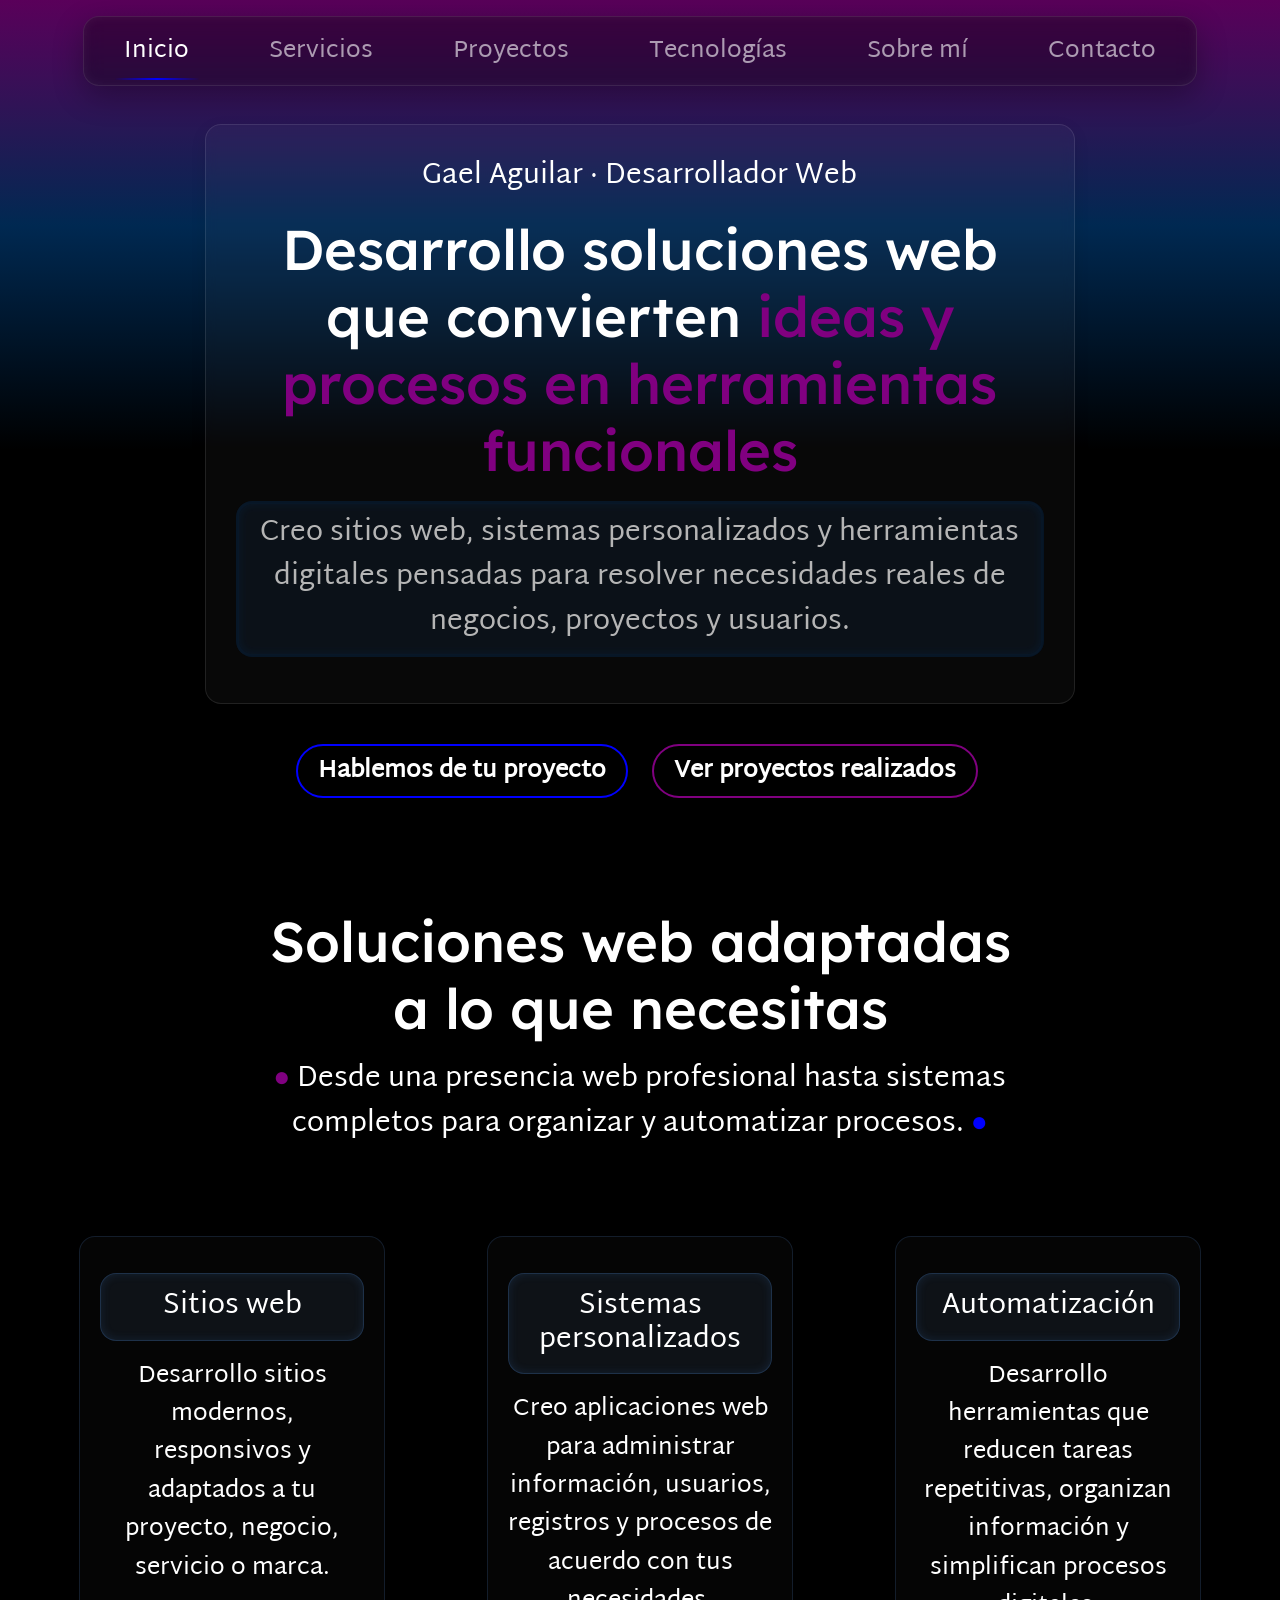
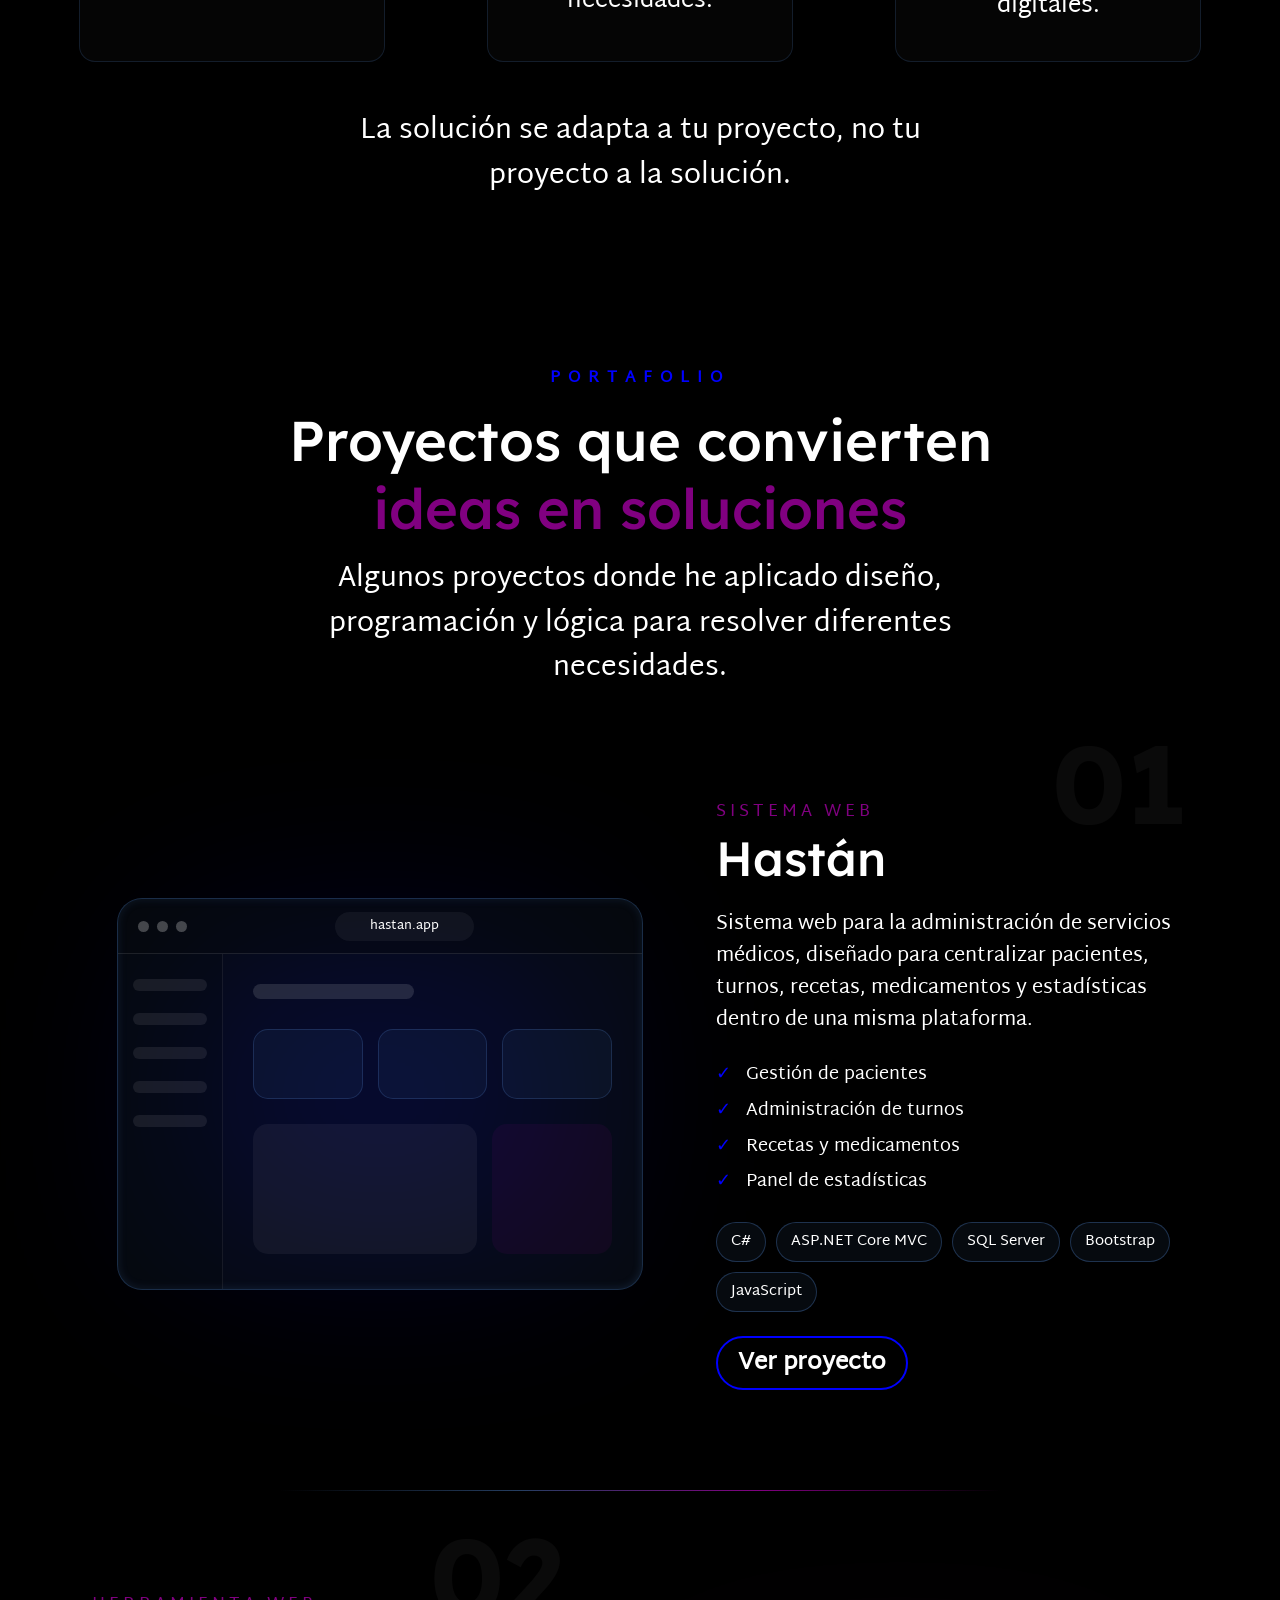
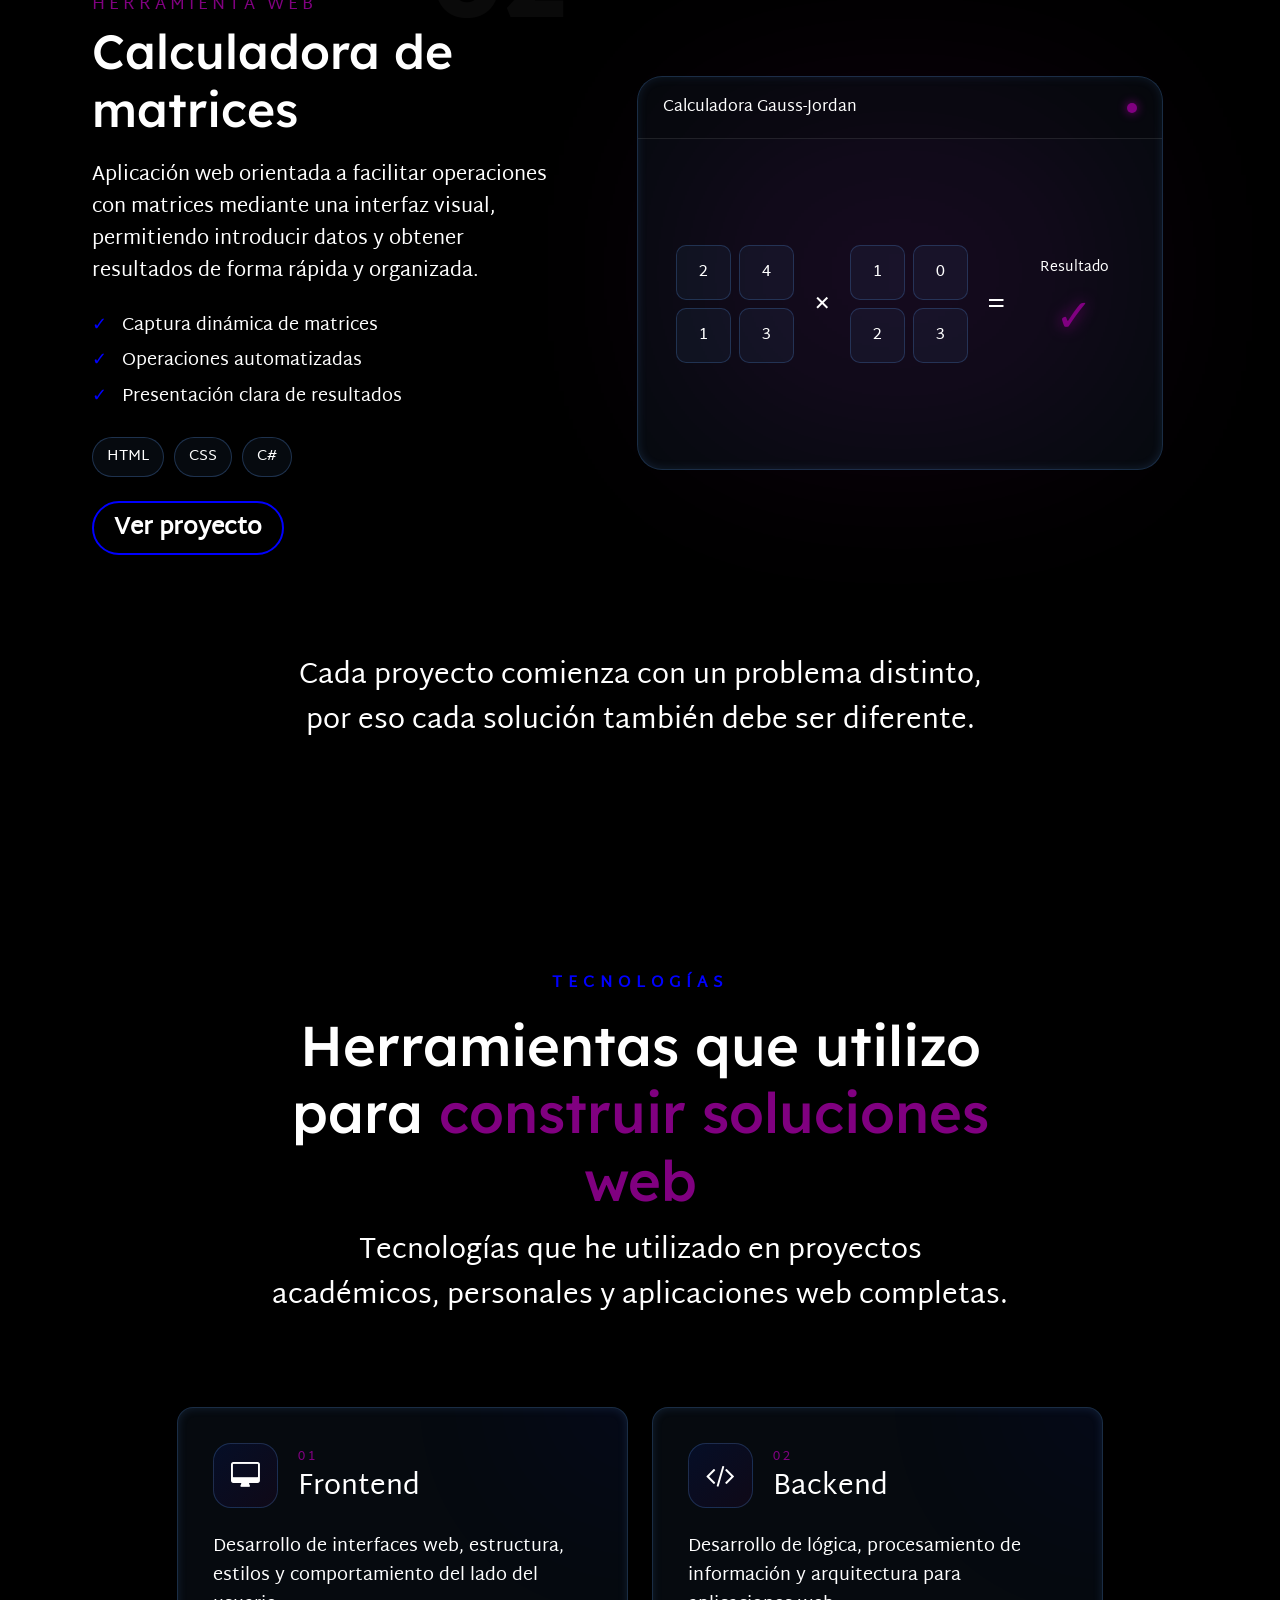
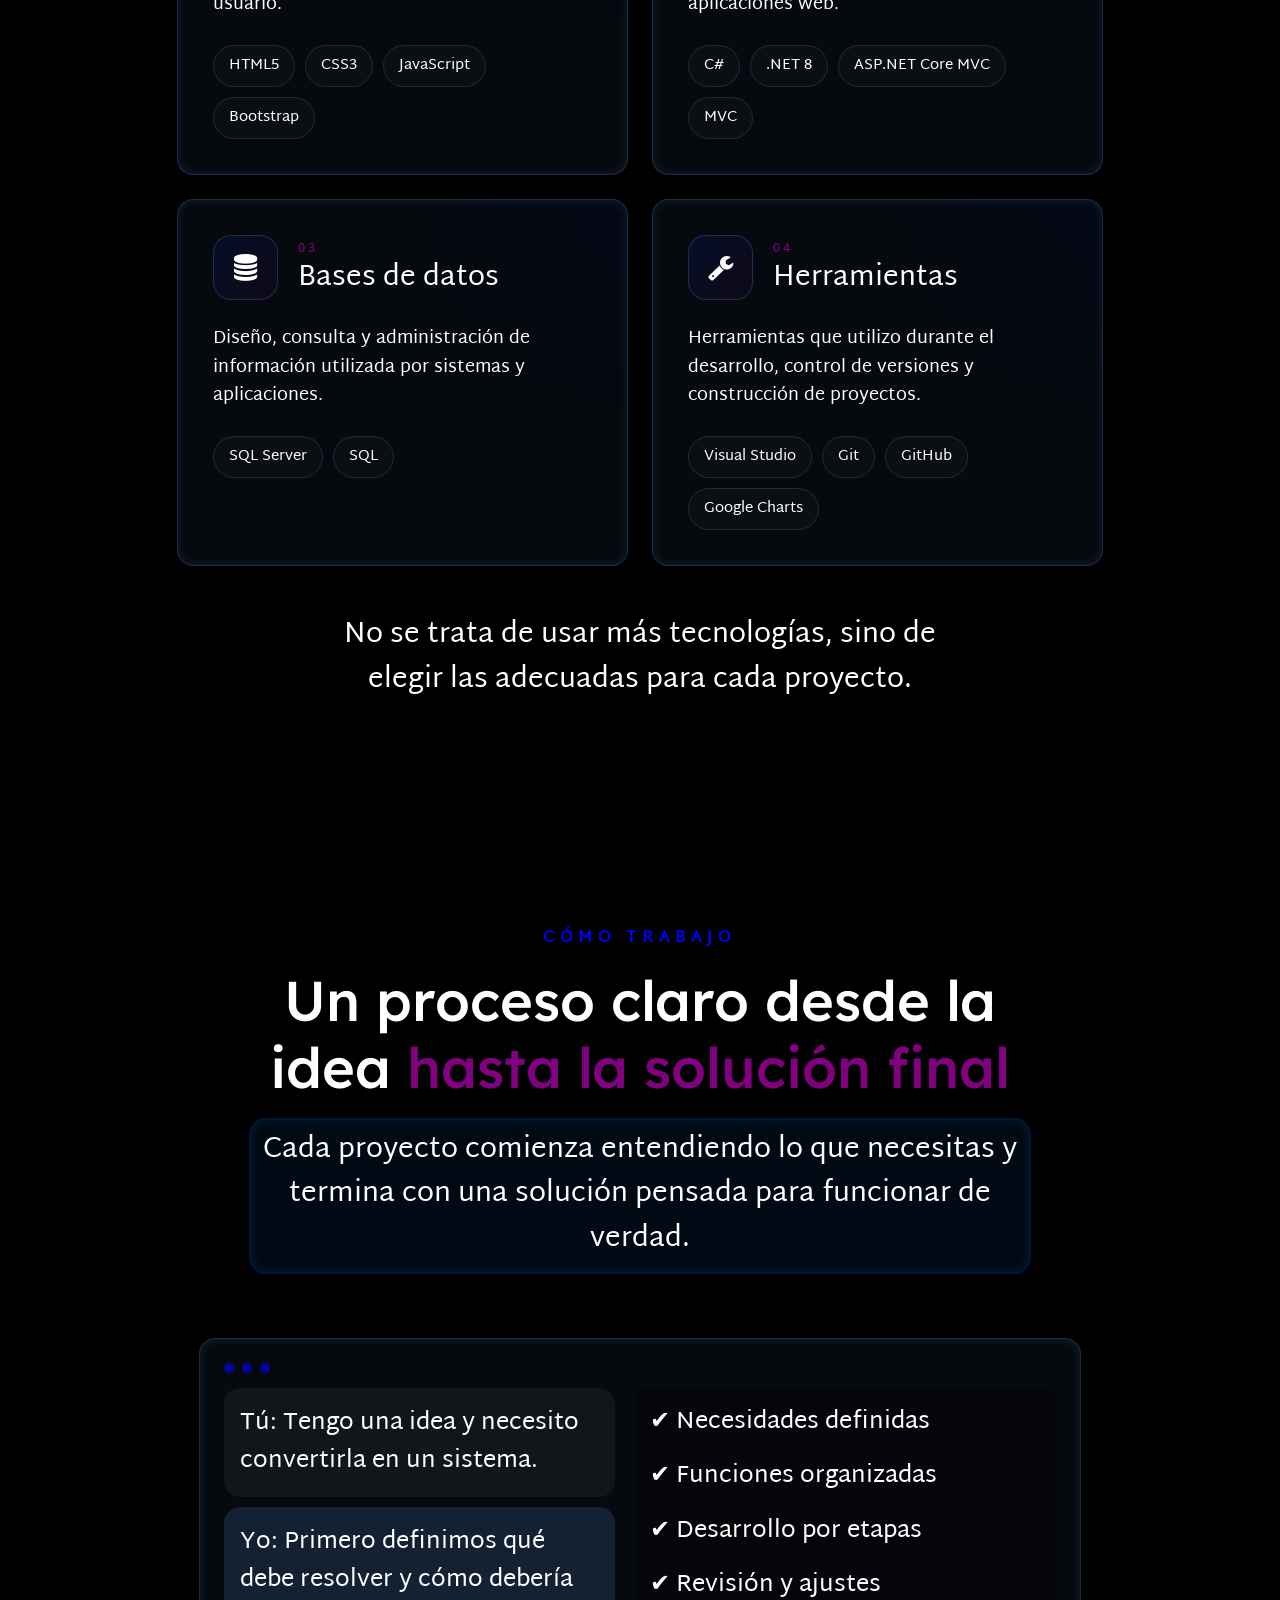
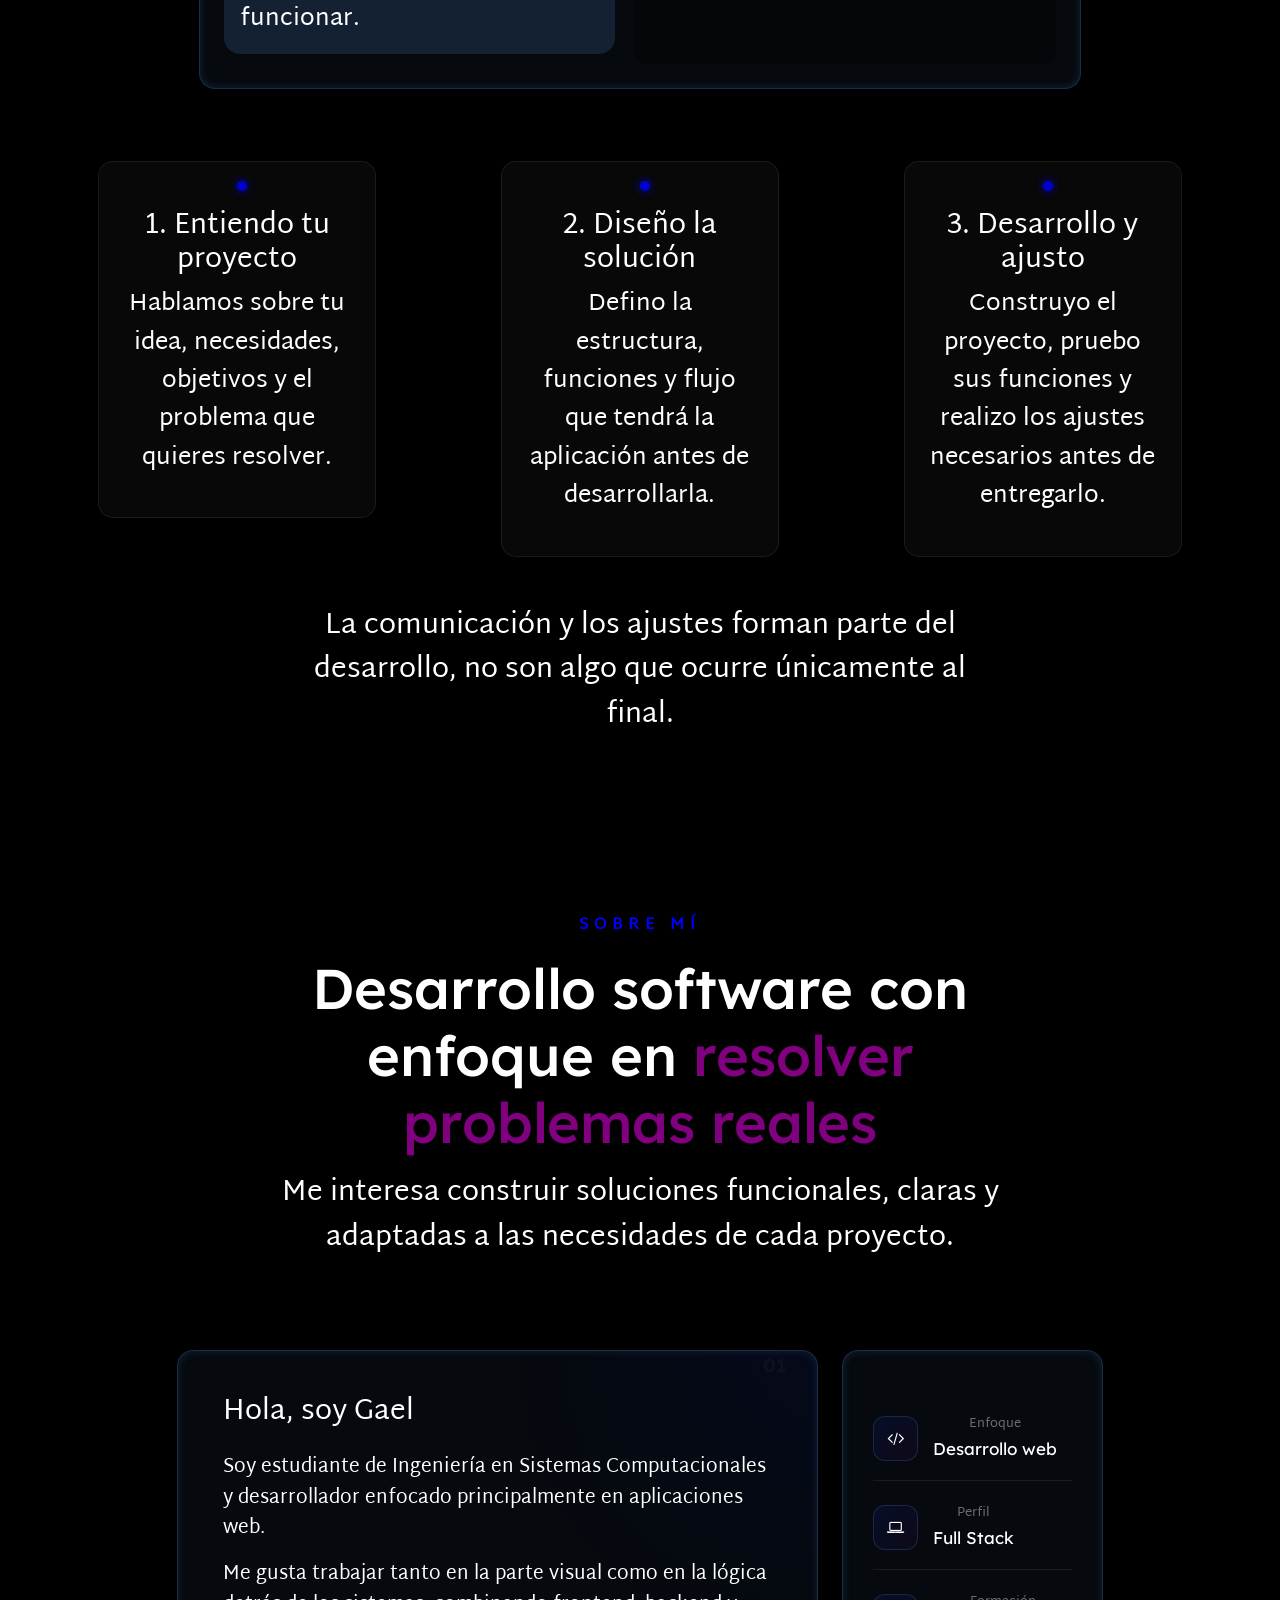
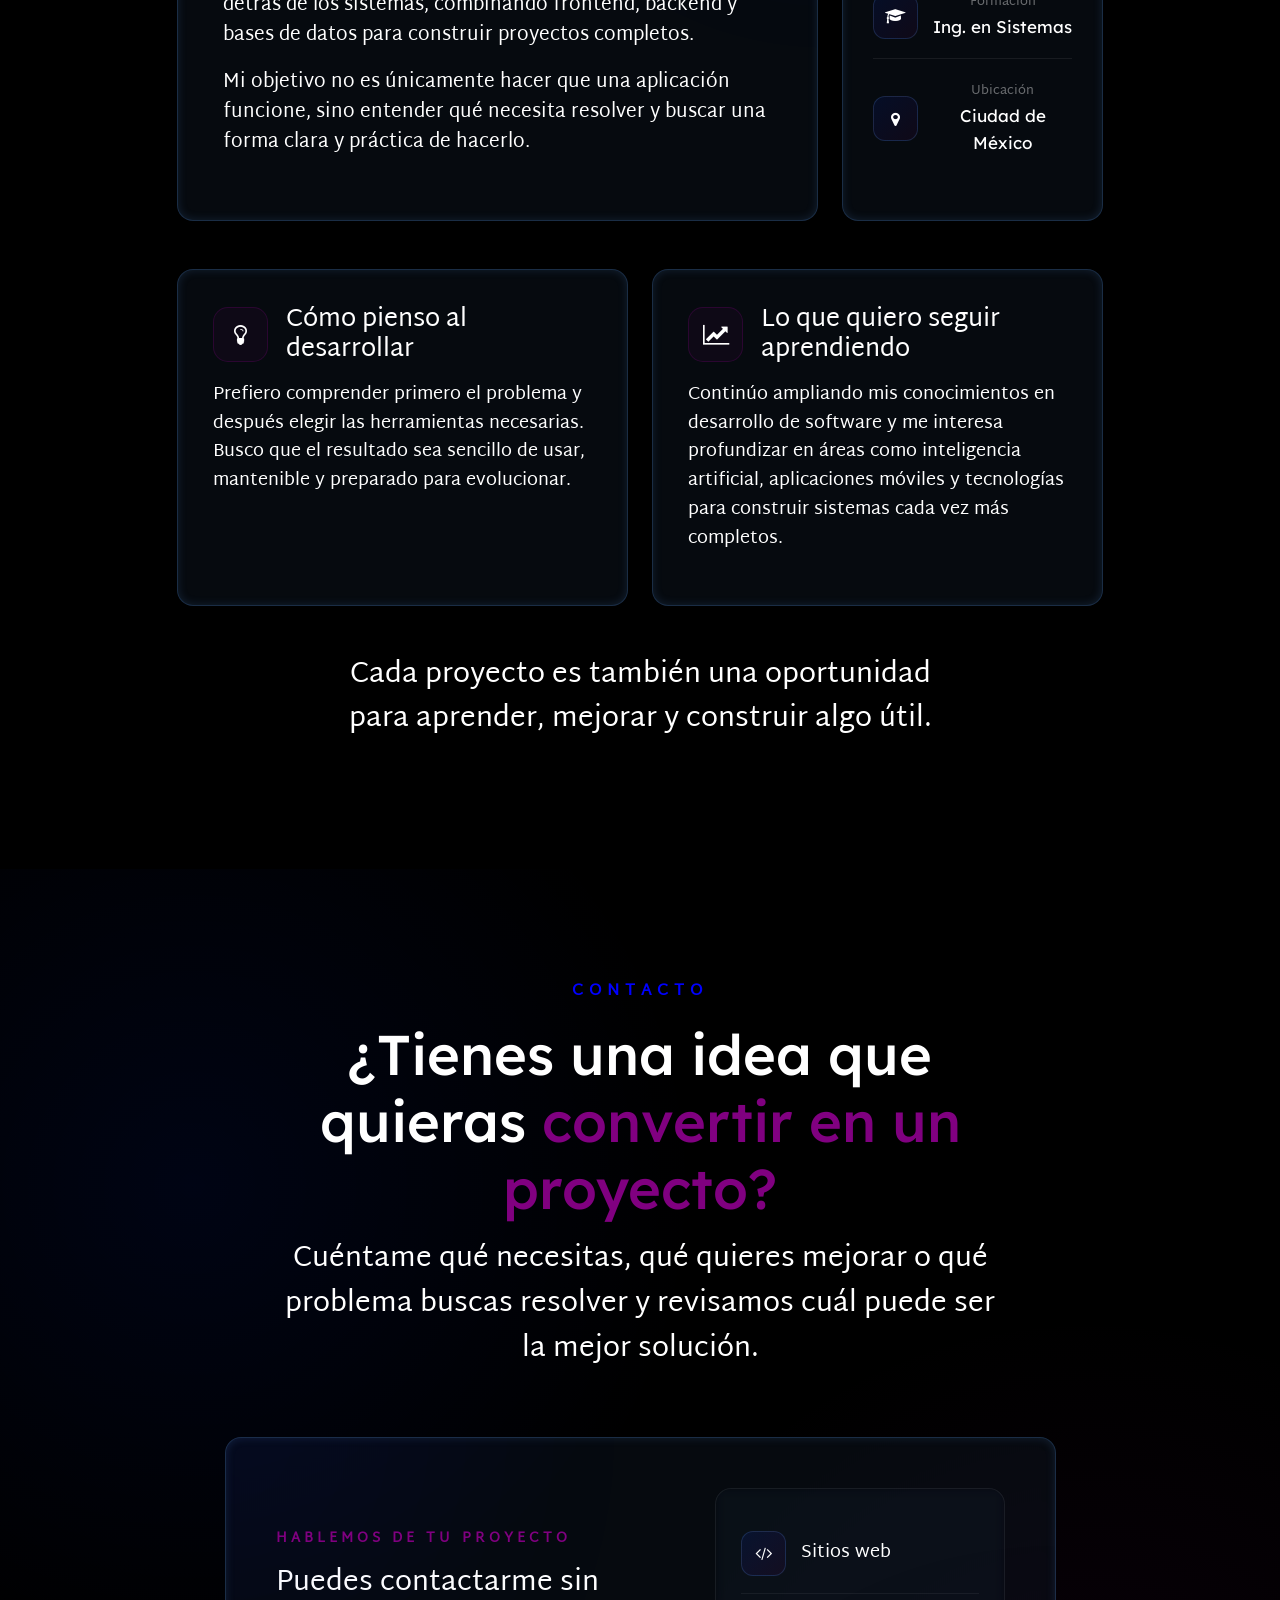
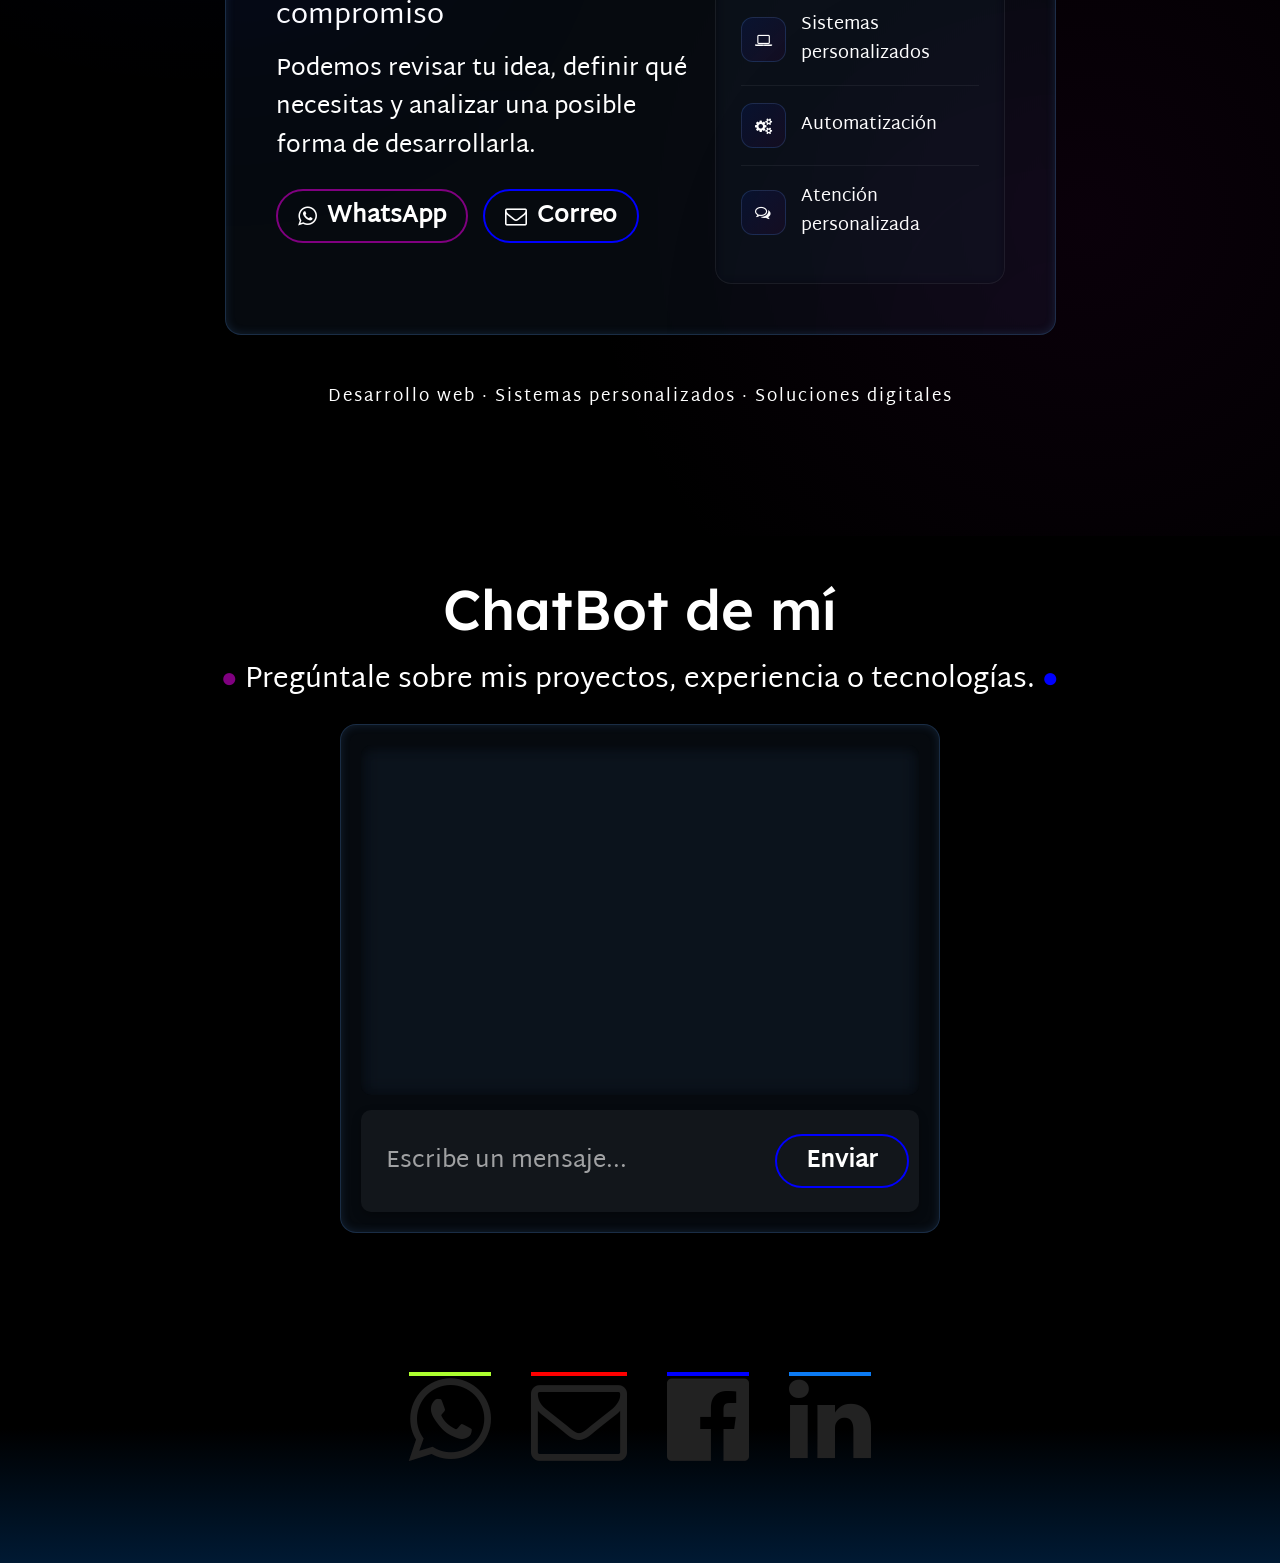
<file: index.html>
<!DOCTYPE html>
<html lang="es">

<head>
    <meta charset="UTF-8">
    <meta name="viewport"
        content="width=device-width, user-scalable=no, initial-scale=1.0, maximum-scale=1.0, minimum-scale=1.0">
    <link href="bootstrap-5.3.8-dist/css/bootstrap.min.css" rel="stylesheet">
    <link href="https://cdnjs.cloudflare.com/ajax/libs/font-awesome/4.7.0/css/font-awesome.min.css" rel="stylesheet">
    <link rel="stylesheet" href="estilos.css">
    <title>Gael Aguilar | Desarrollo Web</title>
</head>

<body>
    <nav class="navbar">
        <button class="menu-toggle" aria-label="Abrir menú">
            <span></span>
            <span></span>
            <span></span>
        </button>
        <ul class="menu mt-3 rounded-4">
            <li><a href="#inicio" class="texto rounded-4">Inicio</a></li>
            <li><a href="#servicios" class="texto rounded-4">Servicios</a></li>
            <li><a href="#proyectos" class="texto rounded-4">Proyectos</a></li>
            <li><a href="#tecnologias" class="texto rounded-4">Tecnologías</a></li>
            <li><a href="#sobre-mi" class="texto rounded-4">Sobre mí</a></li>
            <li><a href="#contacto" class="texto rounded-4">Contacto</a></li>
        </ul>
    </nav>

    <header>
        <section id="inicio" class="parallax inicio">
            <div id="card-1" class="card-1 row justify-content-center">

                <div class="texto-parallax glass texto rounded-4 sombra-fuerte col-8 mt-5">

                    <p class="subtitulo">
                        Gael Aguilar · Desarrollador Web
                    </p>

                    <h1 class="titulo">
                        Desarrollo soluciones web que convierten
                        <em>ideas y procesos en herramientas funcionales</em>
                    </h1>

                    <p class="subtitulo subtituloA glass rounded-4 p-2 mt-3">
                        Creo sitios web, sistemas personalizados y herramientas digitales
                        pensadas para resolver necesidades reales de negocios, proyectos y usuarios.
                    </p>

                </div>

                <div id="btn-1" class="col-6 mt-3 d-flex justify-content-end">
                    <a href="https://wa.me/525565285694?text=Hola%20Gael%2C%20quiero%20hablarte%20sobre%20un%20proyecto"
                        class="btn-principal mt-3 mt-md-4 texto" target="_blank">
                        Hablemos de tu proyecto
                    </a>
                </div>
                <div id="btn-2" class="col-6 mt-3 d-flex justify-content-start">
                    <a href="#solucion" class="btn-secundario mt-3 mt-md-4 texto">
                        Ver proyectos realizados
                    </a>
                </div>

            </div>
        </section>

    </header>

    <section id="servicios" class="servicios contenido">
        <div class="row justify-content-center text-center">
            <div class="col-lg-8 mt-sm-5 mt-1">
                <h2 class="titulo">
                    Soluciones web adaptadas a lo que necesitas
                </h2>

                <p class="subtitulo subt-servicios mt-3">
                    Desde una presencia web profesional hasta sistemas completos para organizar y automatizar procesos.
                </p>
            </div>
        </div>

        <div class="row mt-sm-5 mt-4 g-4 justify-content-around">

            <div class="col-xl-3 col-md-5 card card-b rounded-4">
                <div class="rounded-4 mt-3">
                    <h4 class="glass-2 glass-3 subtitulo rounded-4 p-3">
                        Sitios web
                    </h4>

                    <p class="texto mt-3">
                        Desarrollo sitios modernos, responsivos y adaptados a tu proyecto,
                        negocio, servicio o marca.
                    </p>
                </div>
            </div>

            <div class="col-xl-3 col-md-5 card rounded-4">
                <div class="rounded-4 mt-3">
                    <h4 class="glass-2 subtitulo rounded-4 p-3">
                        Sistemas personalizados
                    </h4>

                    <p class="texto mt-3">
                        Creo aplicaciones web para administrar información, usuarios,
                        registros y procesos de acuerdo con tus necesidades.
                    </p>
                </div>
            </div>

            <div class="col-xl-3 col-md-10 card card-b rounded-4">
                <div class="rounded-4 mt-3">
                    <h4 class="glass-2 glass-3 subtitulo rounded-4 p-3">
                        Automatización
                    </h4>

                    <p class="texto mt-3">
                        Desarrollo herramientas que reducen tareas repetitivas,
                        organizan información y simplifican procesos digitales.
                    </p>
                </div>
            </div>

        </div>

        <div class="row justify-content-center text-center mt-5">
            <div class="col-lg-6">
                <p class="subtitulo">
                    La solución se adapta a tu proyecto, no tu proyecto a la solución.
                </p>
            </div>
        </div>
    </section>

    <section id="proyectos" class="proyectos parallax-section">
        <div class="row justify-content-center text-center proyectos-header">
            <div class="col-lg-8">
                <p class="proyectos-etiqueta texto"> PORTAFOLIO </p>
                <h2 class="titulo"> Proyectos que convierten <em>ideas en soluciones</em> </h2>
                <p class="subtitulo mt-3"> Algunos proyectos donde he aplicado diseño, programación y lógica para
                    resolver diferentes necesidades. </p>
            </div>
        </div>
        <div class="proyectos-contenedor">
            <article class="proyecto-item row align-items-center justify-content-center g-5">
                <div class="col-lg-6">
                    <div class="proyecto-visual">
                        <div class="proyecto-browser glass-2">
                            <div class="proyecto-browser-header">
                                <div class="browser-dots"> <span></span> <span></span> <span></span> </div>
                                <div class="browser-url texto"> hastan.app </div>
                            </div>
                            <div class="proyecto-browser-body">
                                <div class="proyecto-sidebar"> <span></span> <span></span> <span></span> <span></span>
                                    <span></span>
                                </div>
                                <div class="proyecto-dashboard">
                                    <div class="dashboard-title"></div>
                                    <div class="dashboard-cards">
                                        <div></div>
                                        <div></div>
                                        <div></div>
                                    </div>
                                    <div class="dashboard-content">
                                        <div></div>
                                        <div></div>
                                    </div>
                                </div>
                            </div>
                        </div>
                        <div class="proyecto-glow"></div>
                    </div>
                </div> 
                <div class="col-lg-5">
                    <div class="proyecto-info"> <span class="proyecto-numero texto"> 01 </span>
                        <p class="proyecto-tipo texto"> Sistema web </p>
                        <h3 class="titulo proyecto-titulo"> Hastán </h3>
                        <p class="texto proyecto-descripcion"> Sistema web para la administración de servicios médicos,
                            diseñado para centralizar pacientes, turnos, recetas, medicamentos y estadísticas dentro de
                            una misma plataforma. </p>
                        <div class="proyecto-funciones">
                            <p class="texto"> <span>✓</span> Gestión de pacientes </p>
                            <p class="texto"> <span>✓</span> Administración de turnos </p>
                            <p class="texto"> <span>✓</span> Recetas y medicamentos </p>
                            <p class="texto"> <span>✓</span> Panel de estadísticas </p>
                        </div>
                        <div class="proyecto-tecnologias"> <span>C#</span> <span>ASP.NET Core MVC</span> <span>SQL
                                Server</span> <span>Bootstrap</span> <span>JavaScript</span> </div>
                        <div class="mt-4"> <a href="proyectos/hastan.html" class="btn-principal texto"> Ver proyecto
                            </a> </div>
                    </div>
                </div>
            </article>
            <div class="proyecto-separador"></div>
            <article class="proyecto-item proyecto-invertido row align-items-center justify-content-center g-5">
                <div class="col-lg-5 order-2 order-lg-1">
                    <div class="proyecto-info"> <span class="proyecto-numero texto"> 02 </span>
                        <p class="proyecto-tipo texto"> Herramienta web </p>
                        <h3 class="titulo proyecto-titulo"> Calculadora de matrices </h3>
                        <p class="texto proyecto-descripcion"> Aplicación web orientada a facilitar operaciones con
                            matrices mediante una interfaz visual, permitiendo introducir datos y obtener resultados de
                            forma rápida y organizada. </p>
                        <div class="proyecto-funciones">
                            <p class="texto"> <span>✓</span> Captura dinámica de matrices </p>
                            <p class="texto"> <span>✓</span> Operaciones automatizadas </p>
                            <p class="texto"> <span>✓</span> Presentación clara de resultados </p>
                        </div>
                        <div class="proyecto-tecnologias"> <span>HTML</span> <span>CSS</span> <span>C#</span>
                        </div>
                        <div class="mt-4"> <a href="proyectos/calculadora.html" class="btn-principal texto"> Ver
                                proyecto </a> </div>
                    </div>
                </div>
                <div class="col-lg-6 order-1 order-lg-2">
                    <div class="proyecto-visual">
                        <div class="proyecto-matriz glass-2">
                            <div class="matriz-header"> <span class="texto"> Calculadora Gauss-Jordan </span>
                                <div class="matriz-status"></div>
                            </div>
                            <div class="matriz-body">
                                <div class="matriz-bloque">
                                    <div class="matriz-grid"> <span>2</span> <span>4</span> <span>1</span>
                                        <span>3</span>
                                    </div>
                                </div>
                                <div class="matriz-operador texto"> × </div>
                                <div class="matriz-bloque">
                                    <div class="matriz-grid"> <span>1</span> <span>0</span> <span>2</span>
                                        <span>3</span>
                                    </div>
                                </div>
                                <div class="matriz-operador texto"> = </div>
                                <div class="matriz-resultado"> <span class="texto"> Resultado </span> <strong> ✓
                                    </strong> </div>
                            </div>
                        </div>
                        <div class="proyecto-glow proyecto-glow-2"></div>
                    </div>
                </div>
            </article>
        </div> <!-- Cierre -->
        <div class="row justify-content-center text-center proyectos-footer">
            <div class="col-lg-7">
                <p class="subtitulo subrayado"> Cada proyecto comienza con un problema distinto, por eso cada solución
                    también debe ser diferente. </p>
            </div>
        </div>
    </section>

    <section id="tecnologias" class="tecnologias contenido">
        <div class="container">
            <div class="row justify-content-center text-center">
                <div class="col-lg-8">
                    <p class="tecnologias-etiqueta texto">
                        TECNOLOGÍAS
                    </p>
                    <h2 class="titulo">
                        Herramientas que utilizo para
                        <em>construir soluciones web</em>
                    </h2>
                    <p class="subtitulo mt-3">
                        Tecnologías que he utilizado en proyectos académicos,
                        personales y aplicaciones web completas.
                    </p>
                </div>
            </div>
            <div class="row mt-5 g-4 justify-content-center">
                <div class="col-xl-5 col-lg-6">
                    <div class="tecnologias-grupo glass-2 rounded-4 h-100">
                        <div class="tecnologias-grupo-header">
                            <div class="tecnologias-icono">
                                <i class="fa fa-desktop"></i>
                            </div>
                            <div>
                                <span class="tecnologias-numero texto">
                                    01
                                </span>
                                <h3 class="subtitulo">
                                    Frontend
                                </h3>
                            </div>
                        </div>
                        <p class="texto tecnologias-descripcion">
                            Desarrollo de interfaces web, estructura,
                            estilos y comportamiento del lado del usuario.
                        </p>
                        <div class="tecnologias-lista">
                            <span>HTML5</span>
                            <span>CSS3</span>
                            <span>JavaScript</span>
                            <span>Bootstrap</span>
                        </div>
                    </div>
                </div>
                <div class="col-xl-5 col-lg-6">
                    <div class="tecnologias-grupo glass-2 rounded-4 h-100">
                        <div class="tecnologias-grupo-header">
                            <div class="tecnologias-icono">
                                <i class="fa fa-code"></i>
                            </div>
                            <div>
                                <span class="tecnologias-numero texto">
                                    02
                                </span>
                                <h3 class="subtitulo">
                                    Backend
                                </h3>
                            </div>
                        </div>
                        <p class="texto tecnologias-descripcion">
                            Desarrollo de lógica, procesamiento de información
                            y arquitectura para aplicaciones web.
                        </p>
                        <div class="tecnologias-lista">
                            <span>C#</span>
                            <span>.NET 8</span>
                            <span>ASP.NET Core MVC</span>
                            <span>MVC</span>
                        </div>
                    </div>
                </div>
                <div class="col-xl-5 col-lg-6">
                    <div class="tecnologias-grupo glass-2 rounded-4 h-100">

                        <div class="tecnologias-grupo-header">

                            <div class="tecnologias-icono">
                                <i class="fa fa-database"></i>
                            </div>

                            <div>
                                <span class="tecnologias-numero texto">
                                    03
                                </span>

                                <h3 class="subtitulo">
                                    Bases de datos
                                </h3>
                            </div>
                        </div>
                        <p class="texto tecnologias-descripcion">
                            Diseño, consulta y administración de información
                            utilizada por sistemas y aplicaciones.
                        </p>
                        <div class="tecnologias-lista">
                            <span>SQL Server</span>
                            <span>SQL</span>
                        </div>
                    </div>
                </div>
                <div class="col-xl-5 col-lg-6">
                    <div class="tecnologias-grupo glass-2 rounded-4 h-100">
                        <div class="tecnologias-grupo-header">
                            <div class="tecnologias-icono">
                                <i class="fa fa-wrench"></i>
                            </div>
                            <div>
                                <span class="tecnologias-numero texto">
                                    04
                                </span>

                                <h3 class="subtitulo">
                                    Herramientas
                                </h3>
                            </div>

                        </div>
                        <p class="texto tecnologias-descripcion">
                            Herramientas que utilizo durante el desarrollo,
                            control de versiones y construcción de proyectos.
                        </p>
                        <div class="tecnologias-lista">
                            <span>Visual Studio</span>
                            <span>Git</span>
                            <span>GitHub</span>
                            <span>Google Charts</span>
                        </div>
                    </div>
                </div>
            </div>
            <div class="row justify-content-center text-center mt-5">
                <div class="col-lg-7">
                    <p class="subtitulo">
                        No se trata de usar más tecnologías,
                        sino de elegir las adecuadas para cada proyecto.
                    </p>
                </div>
            </div>
        </div>
    </section>

    <section id="como-trabajo" class="solucion parallax-section mt-sm-5 mt-4 p-5">
        <div class="row justify-content-center text-center">
            <div class="col-lg-8">
                <p class="tecnologias-etiqueta texto">
                    CÓMO TRABAJO
                </p>
                <h2 class="titulo">
                    Un proceso claro desde la idea
                    <em>hasta la solución final</em>
                </h2>
                <p class="subtitulo mt-3 rounded-4 glass p-2">
                    Cada proyecto comienza entendiendo lo que necesitas
                    y termina con una solución pensada para funcionar de verdad.
                </p>
            </div>
        </div>
        <div class="row justify-content-center mt-5">
            <div class="col-lg-9">
                <div class="mockup glass-2 rounded-4 p-4">
                    <div class="mockup-header">
                        <span></span>
                        <span></span>
                        <span></span>
                    </div>
                    <div class="mockup-content d-flex justify-content-between">
                        <div class="chat">
                            <p class="msg rounded-4 p-3 texto">
                                Tú: Tengo una idea y necesito convertirla en un sistema.
                            </p>
                            <p class="msg response rounded-4 p-3 texto">
                                Yo: Primero definimos qué debe resolver y cómo debería funcionar.
                            </p>
                        </div>
                        <div class="panel texto">
                            <p>✔ Necesidades definidas</p>
                            <p>✔ Funciones organizadas</p>
                            <p>✔ Desarrollo por etapas</p>
                            <p>✔ Revisión y ajustes</p>
                        </div>
                    </div>
                </div>
            </div>
        </div>
        <div class="row mt-5 g-4 text-center texto justify-content-around">
            <div class="col-lg-3 col-md-5">
                <div class="paso py-4">
                    <p class="numero"></p>
                    <h4 class="subtitulo mt-4">
                        1. Entiendo tu proyecto
                    </h4>
                    <p class="texto">
                        Hablamos sobre tu idea, necesidades,
                        objetivos y el problema que quieres resolver.
                    </p>
                </div>
            </div>
            <div class="col-lg-3 col-md-5">
                <div class="paso paso-2 py-4">
                    <p class="numero numero-2"></p>
                    <h4 class="subtitulo mt-4">
                        2. Diseño la solución
                    </h4>
                    <p class="texto">
                        Defino la estructura, funciones y flujo
                        que tendrá la aplicación antes de desarrollarla.
                    </p>
                </div>
            </div>
            <div class="col-lg-3 col-md-10">
                <div class="paso py-4">
                    <p class="numero"></p>
                    <h4 class="subtitulo mt-4">
                        3. Desarrollo y ajusto
                    </h4>
                    <p class="texto">
                        Construyo el proyecto, pruebo sus funciones
                        y realizo los ajustes necesarios antes de entregarlo.
                    </p>
                </div>
            </div>
        </div>
        <div class="row justify-content-center text-center mt-5">
            <div class="col-lg-7">
                <p class="subtitulo subrayado">
                    La comunicación y los ajustes forman parte del desarrollo,
                    no son algo que ocurre únicamente al final.
                </p>
            </div>
        </div>
    </section>

    <section id="sobre-mi" class="sobre-mi contenido">
        <div class="container">
            <div class="row justify-content-center text-center">
                <div class="col-lg-8">
                    <p class="tecnologias-etiqueta texto">
                        SOBRE MÍ
                    </p>
                    <h2 class="titulo">
                        Desarrollo software con enfoque en
                        <em>resolver problemas reales</em>
                    </h2>
                    <p class="subtitulo mt-3">
                        Me interesa construir soluciones funcionales, claras
                        y adaptadas a las necesidades de cada proyecto.
                    </p>
                </div>
            </div>
            <div class="row mt-5 g-4 justify-content-center align-items-stretch">
                <div class="col-lg-7">
                    <div class="sobre-mi-principal glass-2 rounded-4 h-100">
                        <p class="sobre-mi-numero texto">
                            01
                        </p>
                        <h3 class="subtitulo">
                            Hola, soy Gael
                        </h3>
                        <p class="texto mt-4">
                            Soy estudiante de Ingeniería en Sistemas Computacionales
                            y desarrollador enfocado principalmente en aplicaciones web.
                        </p>
                        <p class="texto">
                            Me gusta trabajar tanto en la parte visual como en la lógica
                            detrás de los sistemas, combinando frontend, backend y bases
                            de datos para construir proyectos completos.
                        </p>
                        <p class="texto">
                            Mi objetivo no es únicamente hacer que una aplicación funcione,
                            sino entender qué necesita resolver y buscar una forma clara
                            y práctica de hacerlo.
                        </p>
                    </div>
                </div>
                <div class="col-lg-3">
                    <div class="sobre-mi-datos glass-2 rounded-4 h-100">
                        <div class="sobre-mi-dato">
                            <span class="sobre-mi-dato-icono">
                                <i class="fa fa-code"></i>
                            </span>
                            <div>
                                <small>Enfoque</small>

                                <p>Desarrollo web</p>
                            </div>
                        </div>
                        <div class="sobre-mi-dato">
                            <span class="sobre-mi-dato-icono">
                                <i class="fa fa-laptop"></i>
                            </span>
                            <div>
                                <small>Perfil</small>

                                <p>Full Stack</p>
                            </div>
                        </div>
                        <div class="sobre-mi-dato">
                            <span class="sobre-mi-dato-icono">
                                <i class="fa fa-graduation-cap"></i>
                            </span>
                            <div>
                                <small>Formación</small>

                                <p>Ing. en Sistemas</p>
                            </div>
                        </div>
                        <div class="sobre-mi-dato">
                            <span class="sobre-mi-dato-icono">
                                <i class="fa fa-map-marker"></i>
                            </span>
                            <div>
                                <small>Ubicación</small>

                                <p>Ciudad de México</p>
                            </div>
                        </div>
                    </div>
                </div>
            </div>
            <div class="row mt-4 g-4 justify-content-center">
                <div class="col-lg-5">
                    <div class="sobre-mi-card glass-2 rounded-4 h-100">
                        <div class="sobre-mi-card-header">
                            <span class="sobre-mi-icono">

                                <i class="fa fa-lightbulb-o"></i>

                            </span>
                            <h3 class="subtitulo">
                                Cómo pienso al desarrollar
                            </h3>
                        </div>
                        <p class="texto mt-3">
                            Prefiero comprender primero el problema y después elegir
                            las herramientas necesarias. Busco que el resultado sea
                            sencillo de usar, mantenible y preparado para evolucionar.
                        </p>
                    </div>
                </div>
                <div class="col-lg-5">
                    <div class="sobre-mi-card glass-2 rounded-4 h-100">
                        <div class="sobre-mi-card-header">
                            <span class="sobre-mi-icono">

                                <i class="fa fa-line-chart"></i>

                            </span>
                            <h3 class="subtitulo">
                                Lo que quiero seguir aprendiendo
                            </h3>
                        </div>
                        <p class="texto mt-3">
                            Continúo ampliando mis conocimientos en desarrollo de software
                            y me interesa profundizar en áreas como inteligencia artificial,
                            aplicaciones móviles y tecnologías para construir sistemas
                            cada vez más completos.
                        </p>
                    </div>
                </div>
            </div>
            <div class="row justify-content-center text-center mt-5">
                <div class="col-lg-7">
                    <p class="subtitulo">
                        Cada proyecto es también una oportunidad para aprender,
                        mejorar y construir algo útil.
                    </p>
                </div>
            </div>
        </div>
    </section>

    <section id="contacto" class="contacto py-sm-5 p-4">
        <div class="container">
            <div class="row justify-content-center text-center">
                <div class="col-lg-8">
                    <p class="tecnologias-etiqueta texto">
                        CONTACTO
                    </p>
                    <h2 class="titulo">
                        ¿Tienes una idea que quieras
                        <em>convertir en un proyecto?</em>
                    </h2>
                    <p class="subtitulo mt-3">
                        Cuéntame qué necesitas, qué quieres mejorar o qué problema
                        buscas resolver y revisamos cuál puede ser la mejor solución.
                    </p>
                </div>
            </div>
            <div class="row justify-content-center mt-5">
                <div class="col-lg-9">
                    <div class="contacto-card glass-2 rounded-4">
                        <div class="row align-items-center g-4">
                            <div class="col-lg-7 text-lg-start text-center">
                                <p class="contacto-etiqueta texto">
                                    HABLEMOS DE TU PROYECTO
                                </p>
                                <h3 class="subtitulo">
                                    Puedes contactarme sin compromiso
                                </h3>
                                <p class="texto mt-3">
                                    Podemos revisar tu idea, definir qué necesitas
                                    y analizar una posible forma de desarrollarla.
                                </p>
                                <div class="contacto-opciones mt-4">
                                    <a href="https://wa.me/525565285694?text=Hola%20Gael%2C%20quiero%20hablarte%20sobre%20un%20proyecto"
                                        target="_blank" class="btn-secundario texto">
                                        <i class="fa fa-whatsapp"></i>
                                        WhatsApp
                                    </a>
                                    <a href="mailto:gaelnn10@gmail.com?subject=Proyecto%20web&body=Hola%20Gael%2C%20quiero%20hablarte%20sobre%20un%20proyecto."
                                        class="btn-principal texto">
                                        <i class="fa fa-envelope-o"></i>
                                        Correo
                                    </a>
                                </div>
                            </div>
                            <div class="col-lg-5">
                                <div class="contacto-resumen rounded-4">
                                    <div class="contacto-resumen-item">
                                        <span>
                                            <i class="fa fa-code"></i>
                                        </span>
                                        <p class="texto">
                                            Sitios web
                                        </p>
                                    </div>
                                    <div class="contacto-resumen-item">
                                        <span>
                                            <i class="fa fa-laptop"></i>
                                        </span>
                                        <p class="texto">
                                            Sistemas personalizados
                                        </p>
                                    </div>
                                    <div class="contacto-resumen-item">
                                        <span>
                                            <i class="fa fa-cogs"></i>
                                        </span>
                                        <p class="texto">
                                            Automatización
                                        </p>
                                    </div>
                                    <div class="contacto-resumen-item">
                                        <span>
                                            <i class="fa fa-comments-o"></i>
                                        </span>
                                        <p class="texto">
                                            Atención personalizada
                                        </p>
                                    </div>
                                </div>
                            </div>
                        </div>
                    </div>
                </div>
            </div>
            <div class="row justify-content-center text-center mt-5">
                <div class="col-lg-7">
                    <p class="texto contacto-cierre">
                        Desarrollo web · Sistemas personalizados · Soluciones digitales
                    </p>
                </div>
            </div>
        </div>
    </section>

    <section class="chatbot">
        <h3 class="titulo">
            ChatBot de mí
        </h3>
        <p class="subtitulo subt-servicios mt-3">
            Pregúntale sobre mis proyectos, experiencia o tecnologías.
        </p>
        <div id="chatbot-container" class="rounded-4 glass-2">
            <div id="chat-display" class="chat-display texto">
            </div>
            <div class="chat-input texto">
                <input type="text" id="chat-input-field" class="texto rounded-4" placeholder="Escribe un mensaje..." />
                <button id="chat-send-button" class="btn-principal texto btn-chat">
                    Enviar
                </button>
            </div>
        </div>
    </section>

    <section class="social">
        <ul class="lista-s d-flex justify-content-center p-0">
            <li>
                <a href="https://wa.me/525565285694?text=Hola%2C%20Gael" target="_blank">
                    <i class="fa fa-whatsapp" aria-hidden="true"></i>
                </a>
            </li>
            <li>
                <a
                    href="mailto:gaelnn10@gmail.com?subject=Hola%20Gael&body=Quiero%20contactarte%20para%20un%20proyecto.">
                    <i class="fa fa-envelope-o" aria-hidden="true"></i>
                </a>
            </li>
            <li>
                <a href="https://www.facebook.com/share/1CVuXyiMaf/">
                    <i class="fa fa-facebook-official" aria-hidden="true"></i>
                </a>
            </li>
            <li>
                <a href="https://www.linkedin.com/in/gael-aguilar-544171248">
                    <i class="fa fa-linkedin" aria-hidden="true"></i>
                </a>
            </li>
        </ul>
    </section>

    <script src="script.js"></script>
    <script src="bootstrap-5.3.8-dist/js/bootstrap.bundle.min.js"></script>
</body>
</html>
</file>
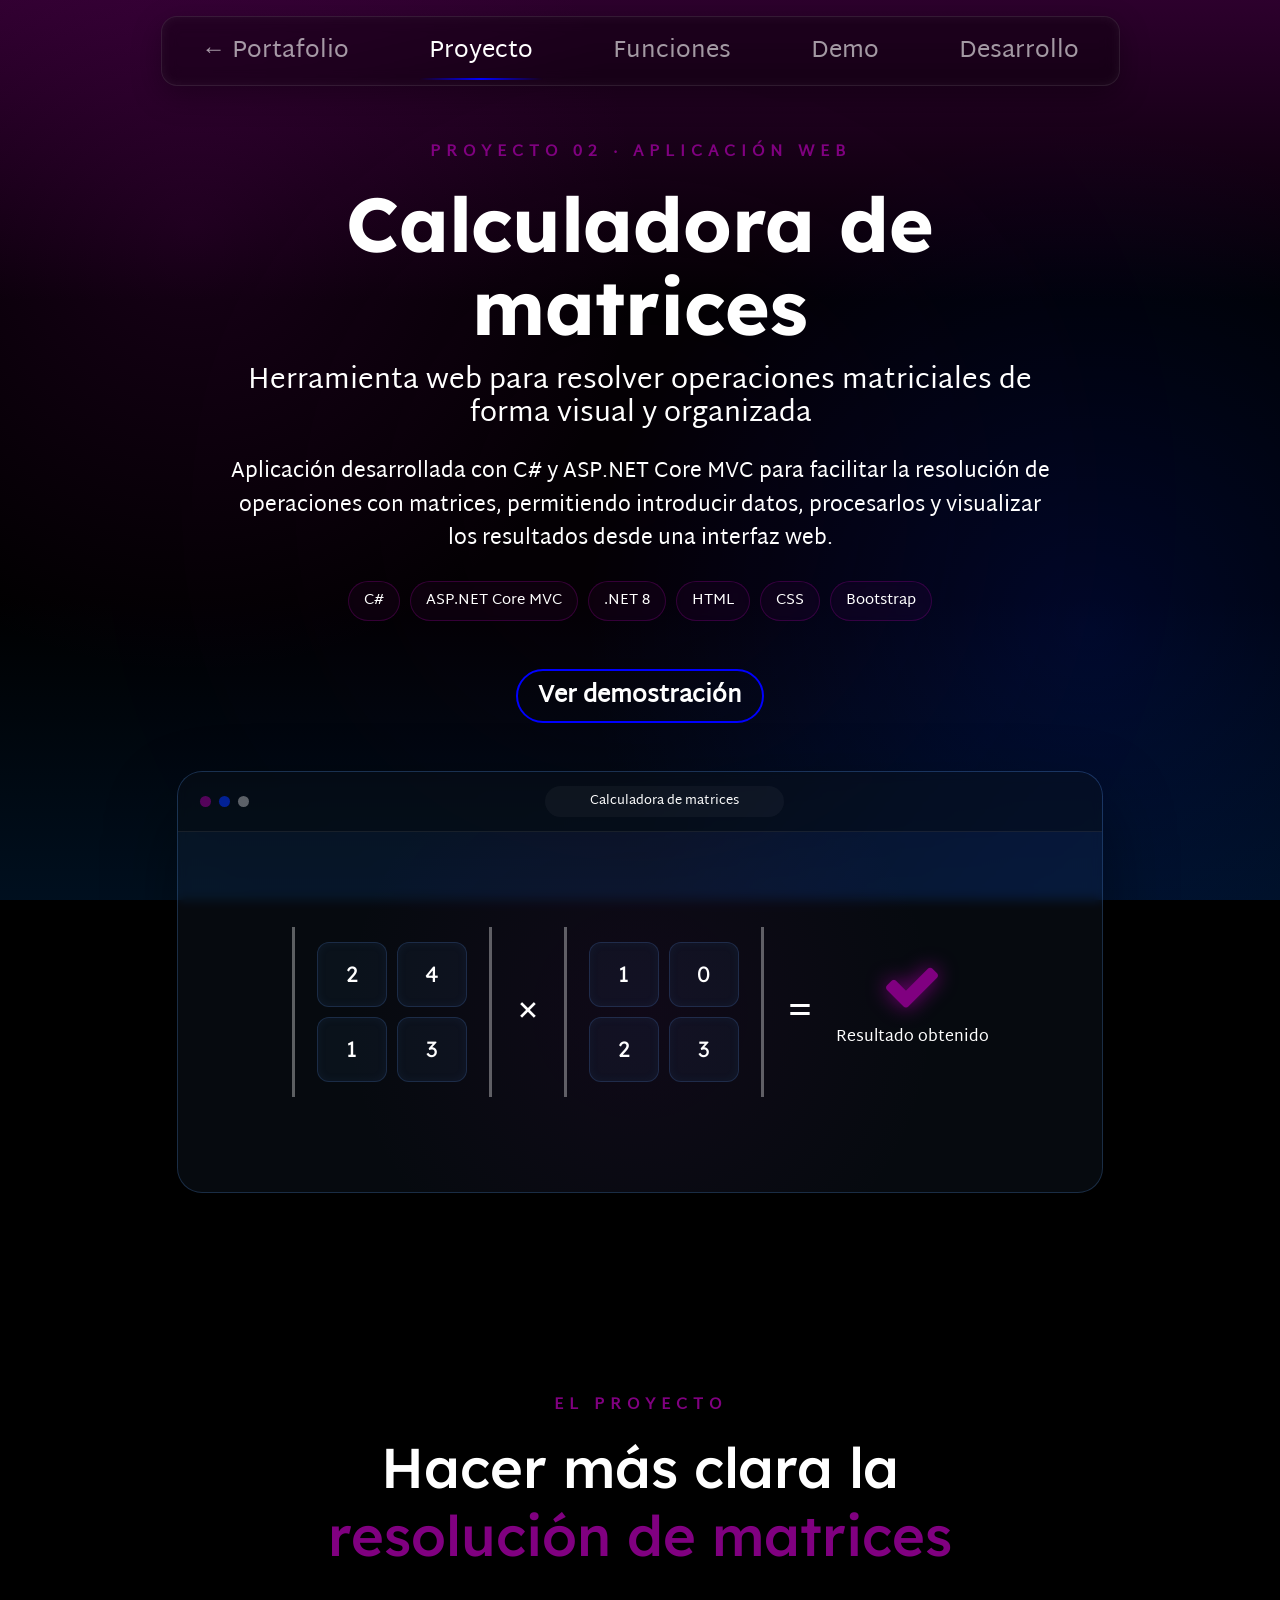
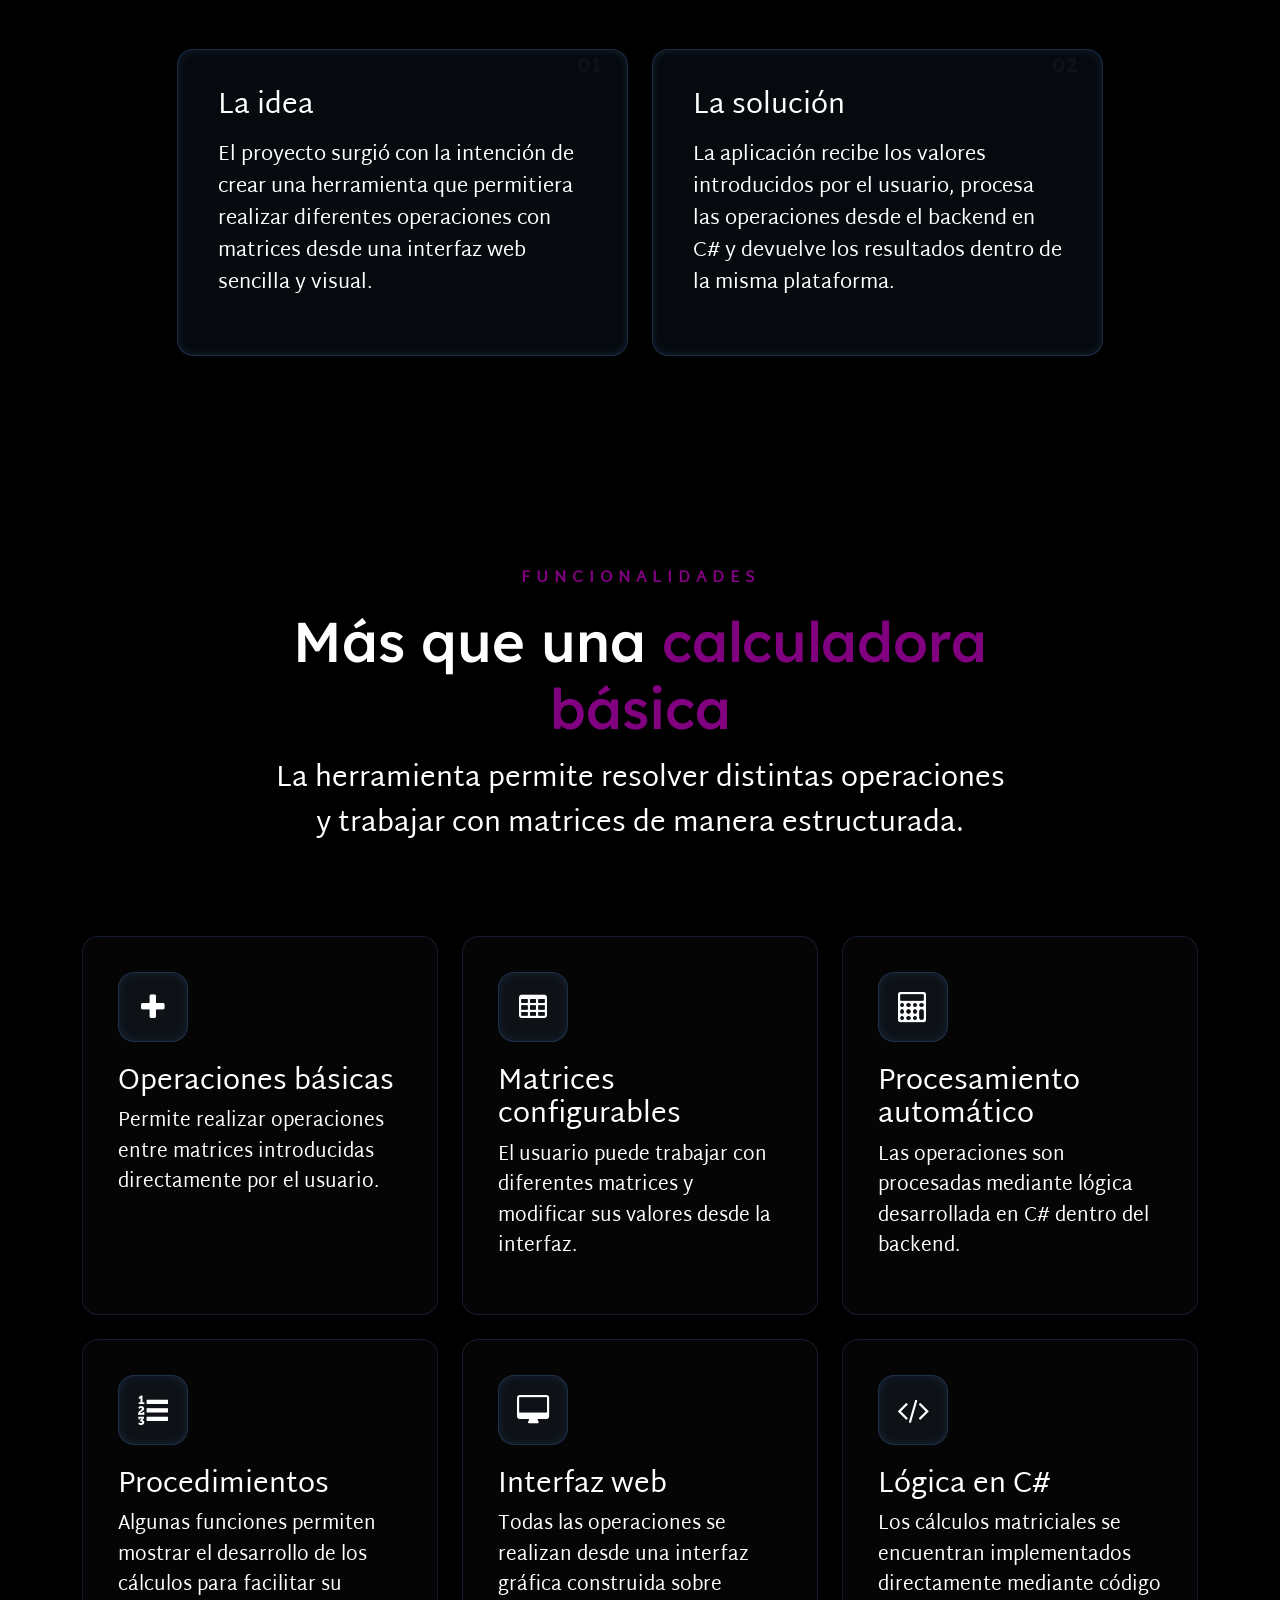
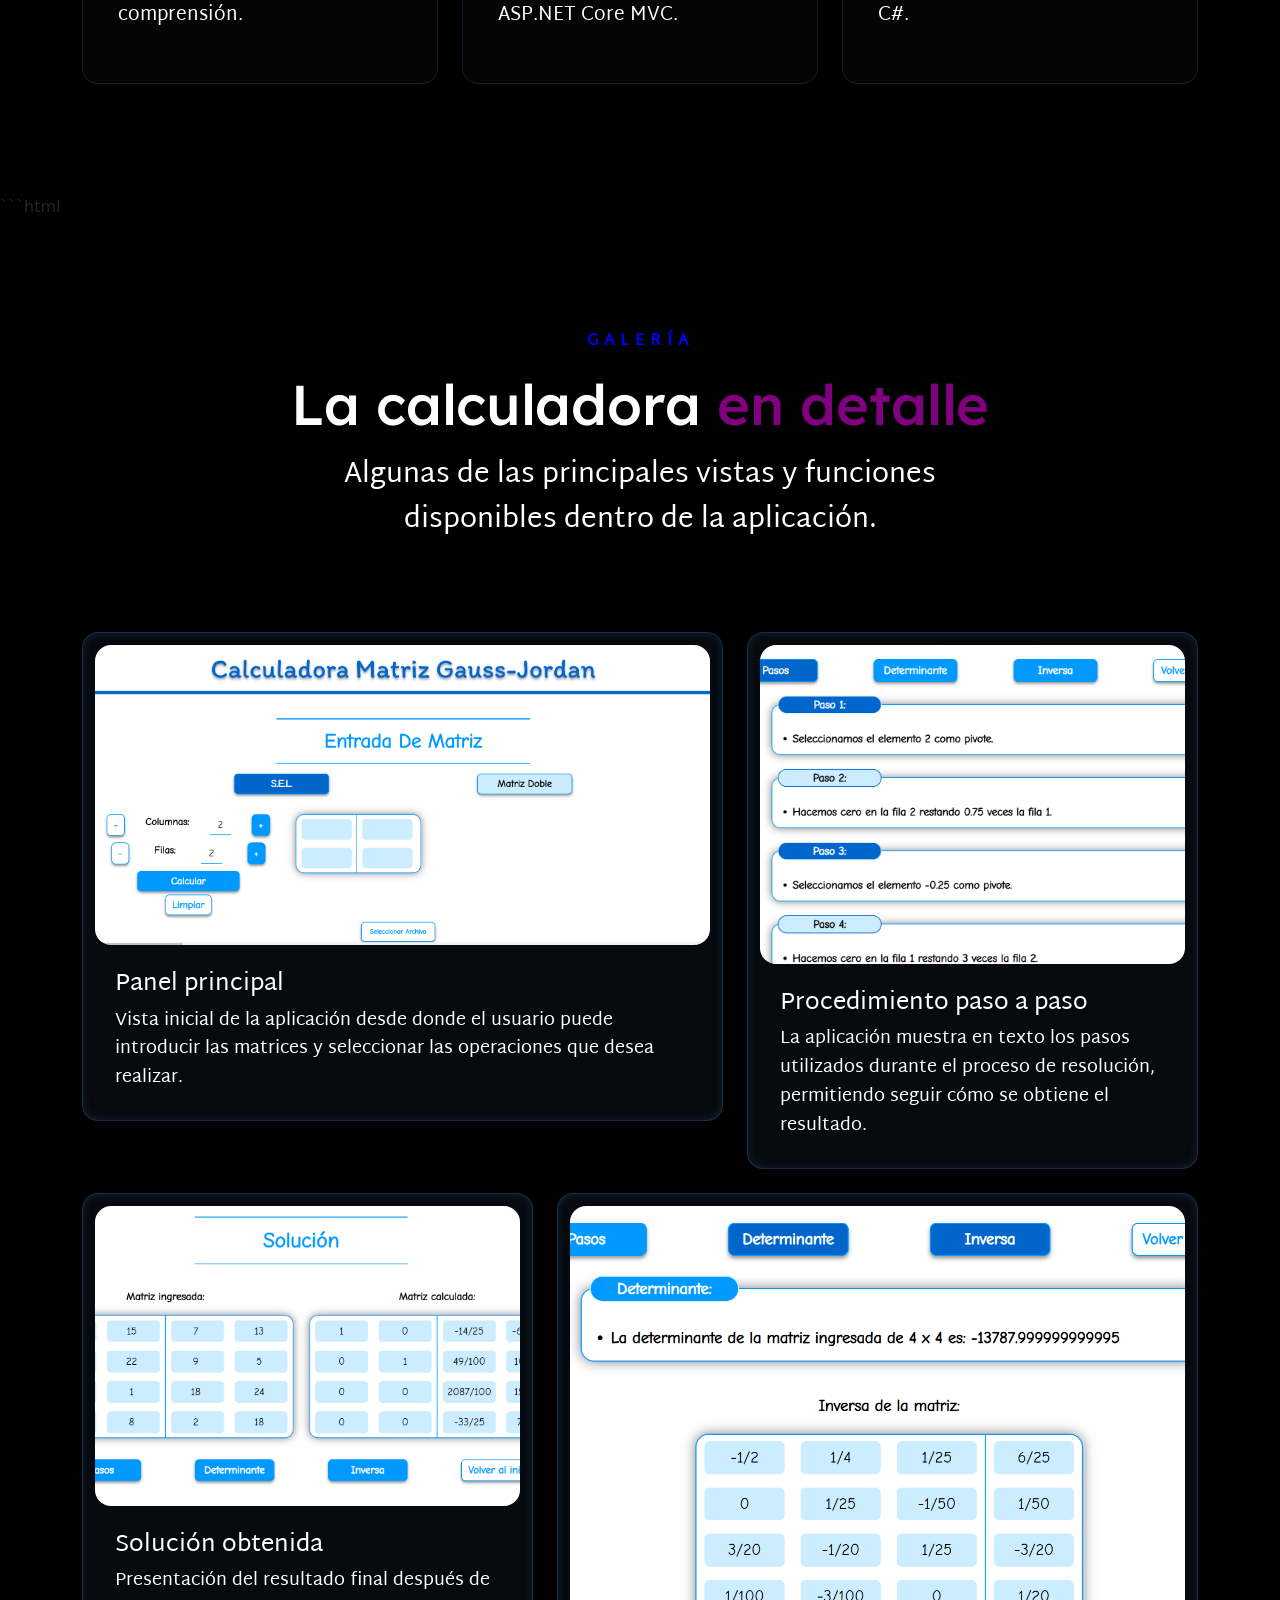
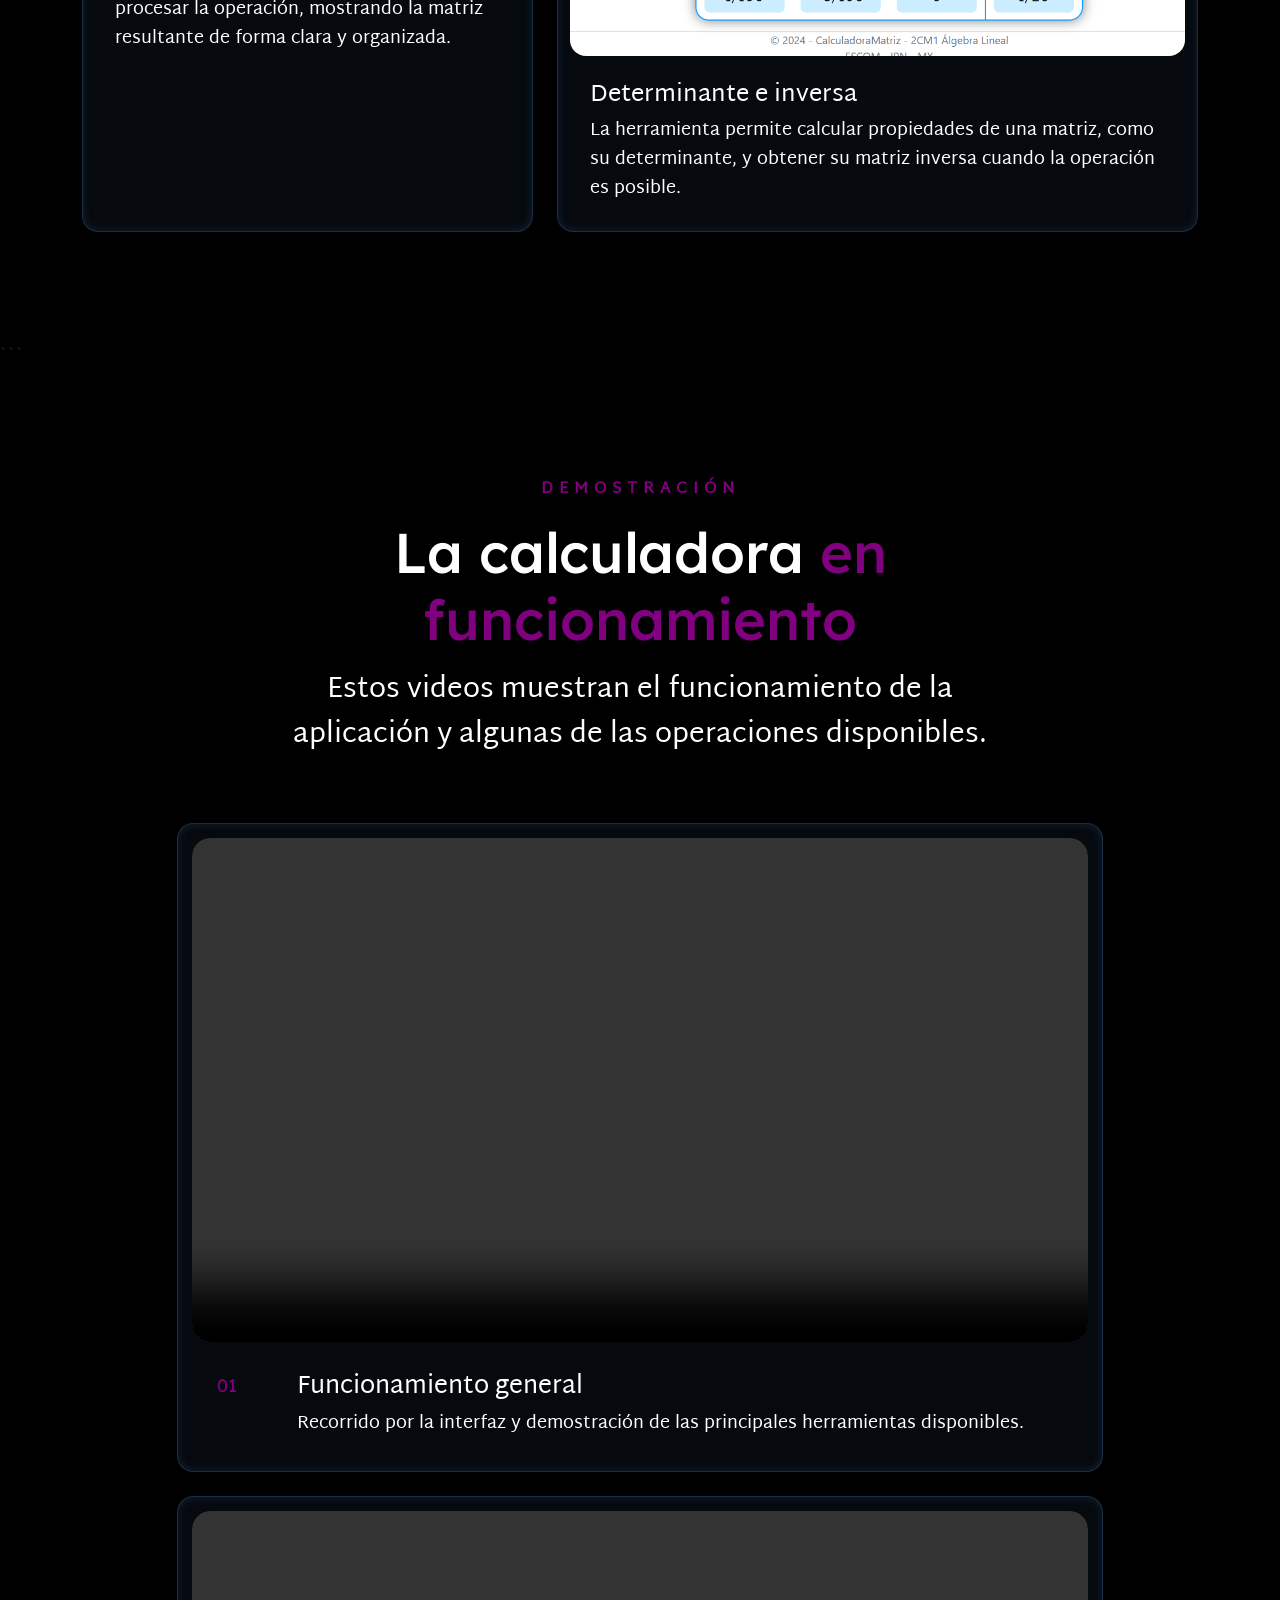
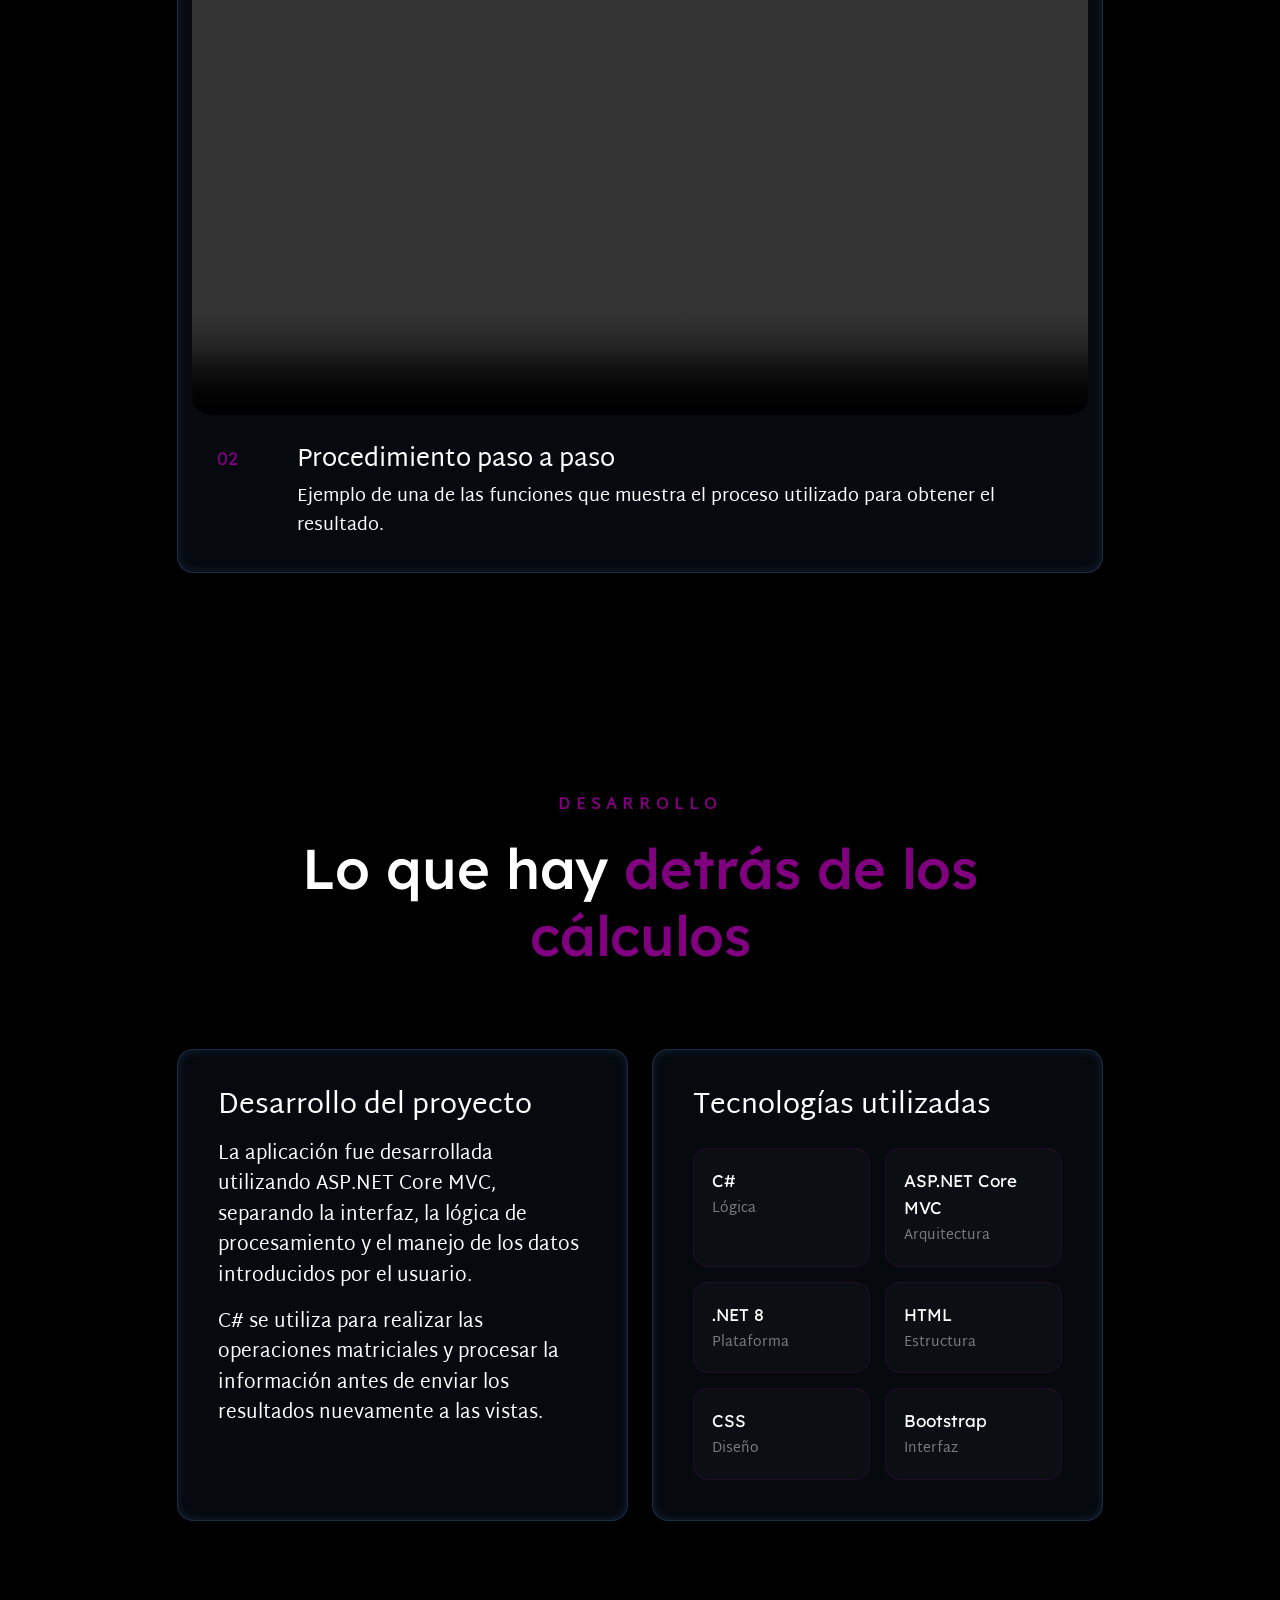
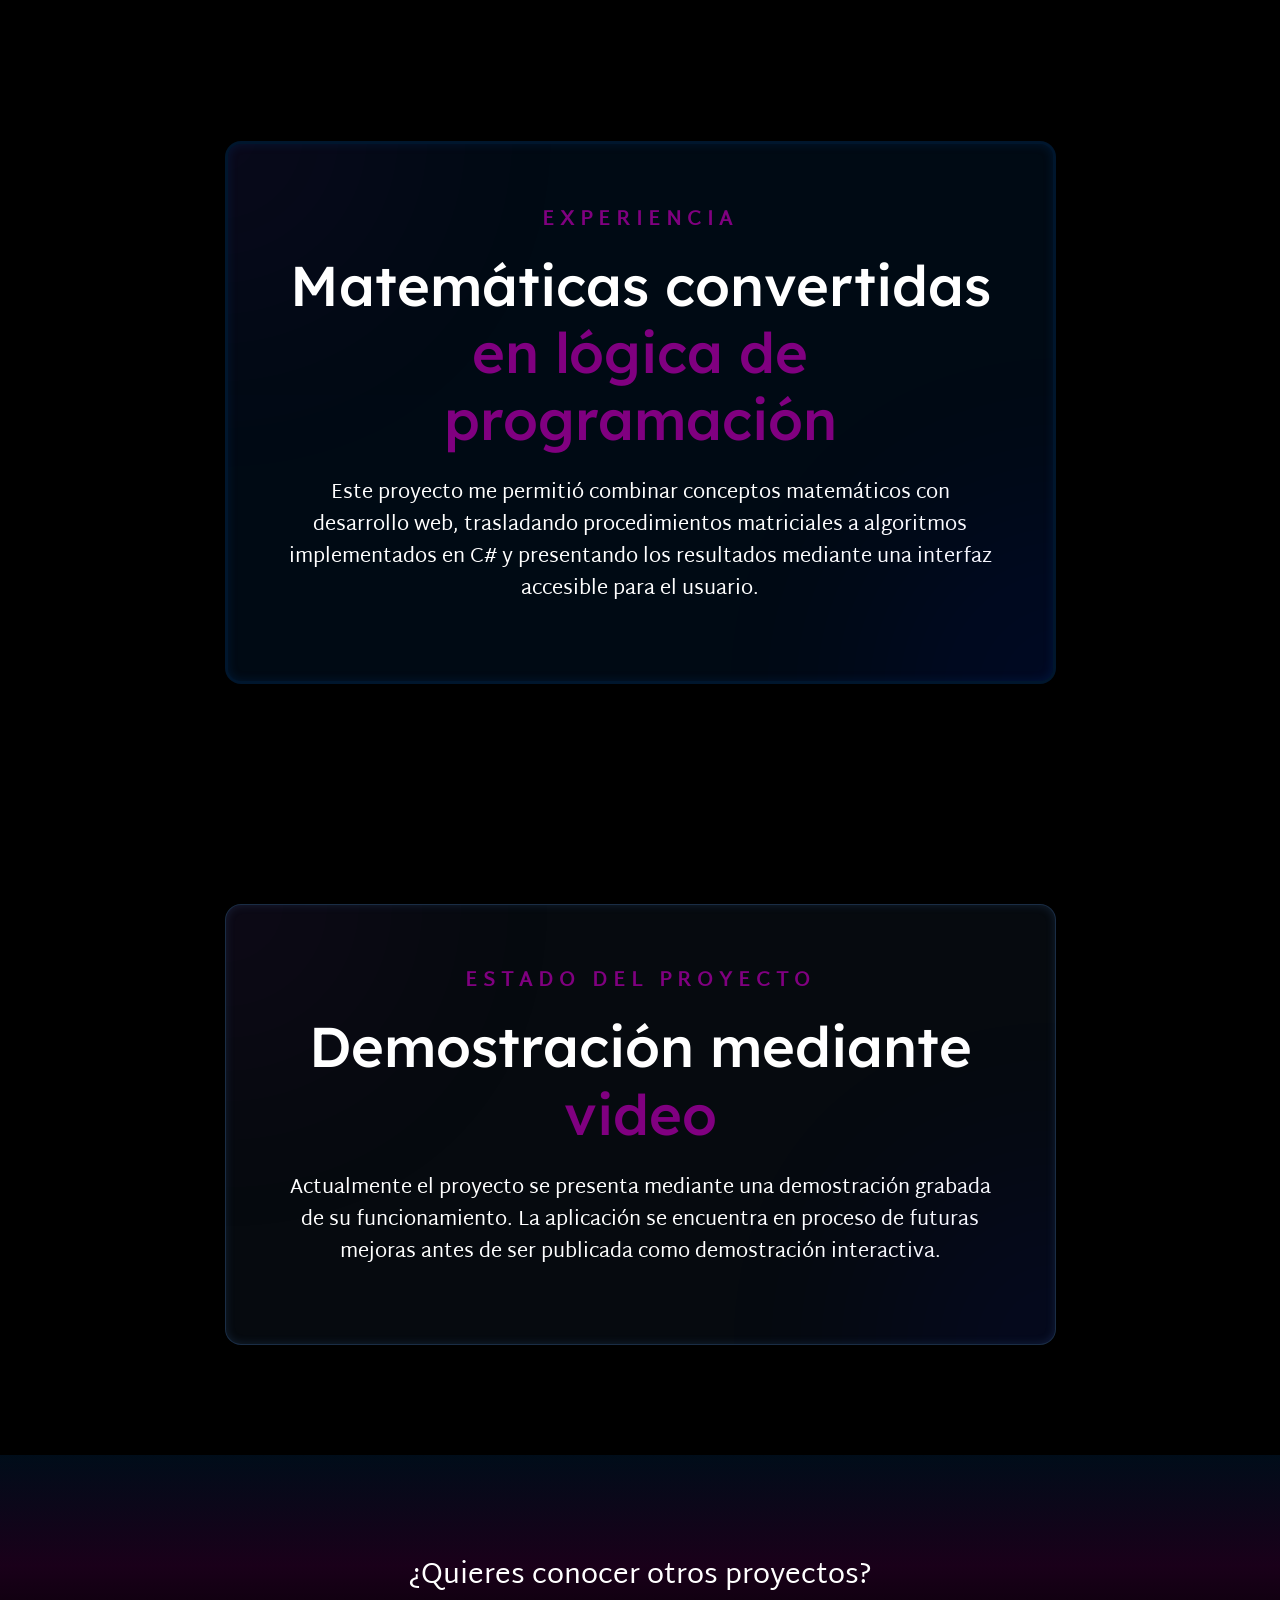
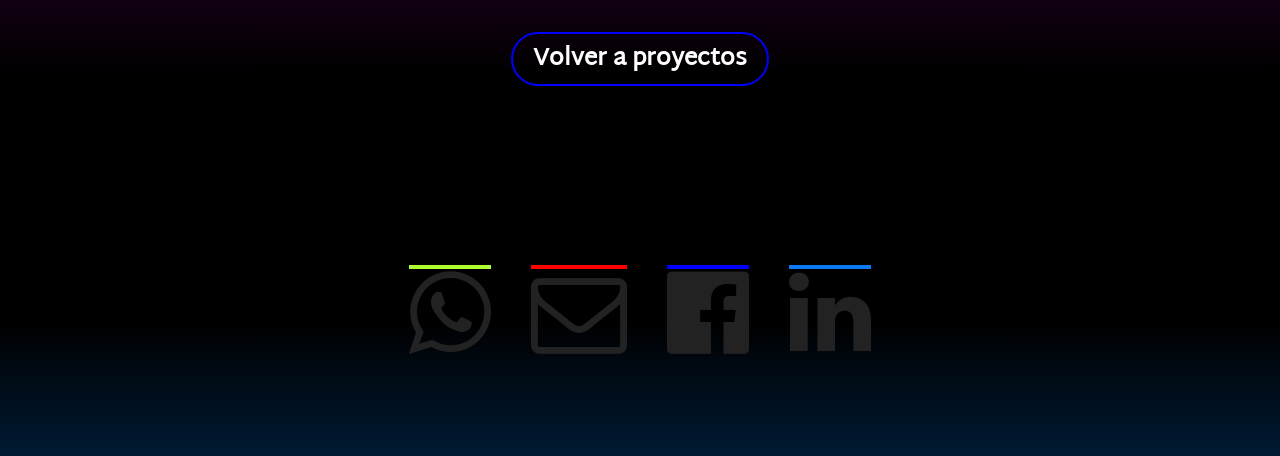
<file: proyectos/calculadora.html>
<!DOCTYPE html>
<html lang="es">

<head>
    <meta charset="UTF-8">

    <meta name="viewport"
        content="width=device-width, initial-scale=1.0">

    <meta name="description"
        content="Calculadora de matrices desarrollada por Gael Aguilar con ASP.NET Core MVC y C#.">

    <link href="../bootstrap-5.3.8-dist/css/bootstrap.min.css"
        rel="stylesheet">

    <link href="https://cdnjs.cloudflare.com/ajax/libs/font-awesome/4.7.0/css/font-awesome.min.css"
        rel="stylesheet">

    <link rel="stylesheet"
        href="../estilos.css">

    <title>Calculadora de Matrices | Gael Aguilar</title>
</head>


<body class="calculadora-page">


    <!-- =========================
         NAVEGACIÓN
    ========================== -->

    <nav class="navbar">

        <ul class="menu mt-3 rounded-4">

            <li>
                <a href="../index.html#proyectos"
                    class="texto rounded-4">
                    ← Portafolio
                </a>
            </li>

            <li>
                <a href="#proyecto"
                    class="texto rounded-4">
                    Proyecto
                </a>
            </li>

            <li>
                <a href="#funciones"
                    class="texto rounded-4">
                    Funciones
                </a>
            </li>

            <li>
                <a href="#demo"
                    class="texto rounded-4">
                    Demo
                </a>
            </li>

            <li>
                <a href="#desarrollo"
                    class="texto rounded-4">
                    Desarrollo
                </a>
            </li>

        </ul>

    </nav>



    <!-- =========================
         HERO
    ========================== -->

    <header>

        <section id="proyecto"
            class="calculadora-hero parallax-section">

            <div class="container">

                <div class="row justify-content-center text-center">

                    <div class="col-xl-9 col-lg-10">

                        <p class="calculadora-etiqueta texto">
                            PROYECTO 02 · APLICACIÓN WEB
                        </p>


                        <h1 class="titulo calculadora-titulo">
                            Calculadora de matrices
                        </h1>


                        <h2 class="subtitulo mt-3">
                            Herramienta web para resolver operaciones matriciales
                            de forma visual y organizada
                        </h2>


                        <p class="texto calculadora-intro mt-4">
                            Aplicación desarrollada con C# y ASP.NET Core MVC
                            para facilitar la resolución de operaciones con matrices,
                            permitiendo introducir datos, procesarlos y visualizar
                            los resultados desde una interfaz web.
                        </p>


                        <div class="calculadora-tecnologias mt-4">

                            <span>C#</span>

                            <span>ASP.NET Core MVC</span>

                            <span>.NET 8</span>

                            <span>HTML</span>

                            <span>CSS</span>

                            <span>Bootstrap</span>

                        </div>


                        <div class="mt-5">

                            <a href="#demo"
                                class="btn-principal texto">

                                Ver demostración

                            </a>

                        </div>

                    </div>

                </div>


                <!-- Mockup -->

                <div class="row justify-content-center mt-5">

                    <div class="col-xl-10">

                        <div class="calculadora-mockup glass-2">

                            <div class="calculadora-browser-header">

                                <div class="browser-dots">

                                    <span></span>
                                    <span></span>
                                    <span></span>

                                </div>


                                <div class="browser-url texto">
                                    Calculadora de matrices
                                </div>

                            </div>


                            <div class="calculadora-mockup-body">

                                <div class="calculadora-matriz-demo">

                                    <div class="calculadora-matriz">

                                        <span>2</span>
                                        <span>4</span>
                                        <span>1</span>
                                        <span>3</span>

                                    </div>


                                    <div class="calculadora-operador texto">
                                        ×
                                    </div>


                                    <div class="calculadora-matriz">

                                        <span>1</span>
                                        <span>0</span>
                                        <span>2</span>
                                        <span>3</span>

                                    </div>


                                    <div class="calculadora-operador texto">
                                        =
                                    </div>


                                    <div class="calculadora-resultado">

                                        <i class="fa fa-check"></i>

                                        <p class="texto">
                                            Resultado obtenido
                                        </p>

                                    </div>

                                </div>

                            </div>

                        </div>

                    </div>

                </div>

            </div>

        </section>

    </header>



    <!-- =========================
         SOBRE EL PROYECTO
    ========================== -->

    <section class="calculadora-resumen contenido">

        <div class="container">

            <div class="row justify-content-center text-center">

                <div class="col-lg-8">

                    <p class="calculadora-etiqueta texto">
                        EL PROYECTO
                    </p>


                    <h2 class="titulo">
                        Hacer más clara la
                        <em>resolución de matrices</em>
                    </h2>

                </div>

            </div>


            <div class="row justify-content-center mt-5 g-4">

                <div class="col-lg-5">

                    <div class="calculadora-bloque glass-2 rounded-4 h-100">

                        <p class="calculadora-bloque-numero texto">
                            01
                        </p>


                        <h3 class="subtitulo">
                            La idea
                        </h3>


                        <p class="texto mt-3">
                            El proyecto surgió con la intención de crear una herramienta
                            que permitiera realizar diferentes operaciones con matrices
                            desde una interfaz web sencilla y visual.
                        </p>

                    </div>

                </div>


                <div class="col-lg-5">

                    <div class="calculadora-bloque glass-2 rounded-4 h-100">

                        <p class="calculadora-bloque-numero texto">
                            02
                        </p>


                        <h3 class="subtitulo">
                            La solución
                        </h3>


                        <p class="texto mt-3">
                            La aplicación recibe los valores introducidos por el usuario,
                            procesa las operaciones desde el backend en C# y devuelve
                            los resultados dentro de la misma plataforma.
                        </p>

                    </div>

                </div>

            </div>

        </div>

    </section>



    <!-- =========================
         FUNCIONALIDADES
    ========================== -->

    <section id="funciones"
        class="calculadora-funciones parallax-section">

        <div class="container">

            <div class="row justify-content-center text-center">

                <div class="col-lg-8">

                    <p class="calculadora-etiqueta texto">
                        FUNCIONALIDADES
                    </p>


                    <h2 class="titulo">
                        Más que una
                        <em>calculadora básica</em>
                    </h2>


                    <p class="subtitulo mt-3">
                        La herramienta permite resolver distintas operaciones
                        y trabajar con matrices de manera estructurada.
                    </p>

                </div>

            </div>



            <div class="row mt-5 g-4 justify-content-center">


                <div class="col-xl-4 col-md-6">

                    <article class="card calculadora-card rounded-4 h-100">

                        <div class="calculadora-icono glass-2 rounded-4">

                            <i class="fa fa-plus"></i>

                        </div>


                        <h3 class="subtitulo mt-4">
                            Operaciones básicas
                        </h3>


                        <p class="texto">
                            Permite realizar operaciones entre matrices
                            introducidas directamente por el usuario.
                        </p>

                    </article>

                </div>



                <div class="col-xl-4 col-md-6">

                    <article class="card calculadora-card rounded-4 h-100">

                        <div class="calculadora-icono glass-2 rounded-4">

                            <i class="fa fa-table"></i>

                        </div>


                        <h3 class="subtitulo mt-4">
                            Matrices configurables
                        </h3>


                        <p class="texto">
                            El usuario puede trabajar con diferentes matrices
                            y modificar sus valores desde la interfaz.
                        </p>

                    </article>

                </div>



                <div class="col-xl-4 col-md-6">

                    <article class="card calculadora-card rounded-4 h-100">

                        <div class="calculadora-icono glass-2 rounded-4">

                            <i class="fa fa-calculator"></i>

                        </div>


                        <h3 class="subtitulo mt-4">
                            Procesamiento automático
                        </h3>


                        <p class="texto">
                            Las operaciones son procesadas mediante lógica
                            desarrollada en C# dentro del backend.
                        </p>

                    </article>

                </div>



                <div class="col-xl-4 col-md-6">

                    <article class="card calculadora-card rounded-4 h-100">

                        <div class="calculadora-icono glass-2 rounded-4">

                            <i class="fa fa-list-ol"></i>

                        </div>


                        <h3 class="subtitulo mt-4">
                            Procedimientos
                        </h3>


                        <p class="texto">
                            Algunas funciones permiten mostrar el desarrollo
                            de los cálculos para facilitar su comprensión.
                        </p>

                    </article>

                </div>



                <div class="col-xl-4 col-md-6">

                    <article class="card calculadora-card rounded-4 h-100">

                        <div class="calculadora-icono glass-2 rounded-4">

                            <i class="fa fa-desktop"></i>

                        </div>


                        <h3 class="subtitulo mt-4">
                            Interfaz web
                        </h3>


                        <p class="texto">
                            Todas las operaciones se realizan desde una interfaz
                            gráfica construida sobre ASP.NET Core MVC.
                        </p>

                    </article>

                </div>



                <div class="col-xl-4 col-md-6">

                    <article class="card calculadora-card rounded-4 h-100">

                        <div class="calculadora-icono glass-2 rounded-4">

                            <i class="fa fa-code"></i>

                        </div>


                        <h3 class="subtitulo mt-4">
                            Lógica en C#
                        </h3>


                        <p class="texto">
                            Los cálculos matriciales se encuentran implementados
                            directamente mediante código C#.
                        </p>

                    </article>

                </div>

            </div>

        </div>

    </section>


    ```html
<section id="galeria"
    class="hastan-galeria contenido">

    <div class="container">

        <div class="row justify-content-center text-center">

            <div class="col-lg-8">

                <p class="hastan-etiqueta texto">
                    GALERÍA
                </p>

                <h2 class="titulo">
                    La calculadora
                    <em>en detalle</em>
                </h2>

                <p class="subtitulo mt-3">
                    Algunas de las principales vistas y funciones
                    disponibles dentro de la aplicación.
                </p>

            </div>

        </div>



        <div class="row mt-5 g-4">


            <!-- Imagen 1 -->

            <div class="col-lg-7">

                <figure class="hastan-captura glass-2 rounded-4">

                    <img src="../img/calculadora/dashboard.png"
                        alt="Pantalla principal de la calculadora de matrices"
                        class="img-fluid rounded-4">

                    <figcaption>

                        <h3 class="subtitulo">
                            Panel principal
                        </h3>

                        <p class="texto">
                            Vista inicial de la aplicación desde donde el usuario
                            puede introducir las matrices y seleccionar las
                            operaciones que desea realizar.
                        </p>

                    </figcaption>

                </figure>

            </div>



            <!-- Imagen 2 -->

            <div class="col-lg-5">

                <figure class="hastan-captura glass-2 rounded-4 h-100">

                    <img src="../img/calculadora/pasos.png"
                        alt="Procedimiento paso a paso para resolver una matriz"
                        class="img-fluid rounded-4">

                    <figcaption>

                        <h3 class="subtitulo">
                            Procedimiento paso a paso
                        </h3>

                        <p class="texto">
                            La aplicación muestra en texto los pasos utilizados
                            durante el proceso de resolución, permitiendo seguir
                            cómo se obtiene el resultado.
                        </p>

                    </figcaption>

                </figure>

            </div>



            <!-- Imagen 3 -->

            <div class="col-lg-5">

                <figure class="hastan-captura glass-2 rounded-4 h-100">

                    <img src="../img/calculadora/solucion.png"
                        alt="Resultado final de una operación matricial"
                        class="img-fluid rounded-4">

                    <figcaption>

                        <h3 class="subtitulo">
                            Solución obtenida
                        </h3>

                        <p class="texto">
                            Presentación del resultado final después de procesar
                            la operación, mostrando la matriz resultante de forma
                            clara y organizada.
                        </p>

                    </figcaption>

                </figure>

            </div>



            <!-- Imagen 4 -->

            <div class="col-lg-7">

                <figure class="hastan-captura glass-2 rounded-4">

                    <img src="../img/calculadora/determinante.png"
                        alt="Cálculo de determinante e inversa de una matriz"
                        class="img-fluid rounded-4">

                    <figcaption>

                        <h3 class="subtitulo">
                            Determinante e inversa
                        </h3>

                        <p class="texto">
                            La herramienta permite calcular propiedades de una matriz,
                            como su determinante, y obtener su matriz inversa cuando
                            la operación es posible.
                        </p>

                    </figcaption>

                </figure>

            </div>


        </div>

    </div>

</section>
```


    <!-- =========================
         DEMOSTRACIÓN
    ========================== -->

    <section id="demo"
        class="calculadora-demo contenido">

        <div class="container">

            <div class="row justify-content-center text-center">

                <div class="col-lg-8">

                    <p class="calculadora-etiqueta texto">
                        DEMOSTRACIÓN
                    </p>


                    <h2 class="titulo">
                        La calculadora
                        <em>en funcionamiento</em>
                    </h2>


                    <p class="subtitulo mt-3">
                        Estos videos muestran el funcionamiento de la aplicación
                        y algunas de las operaciones disponibles.
                    </p>

                </div>

            </div>



            <!-- VIDEO 1 -->

            <div class="row justify-content-center mt-5">

                <div class="col-xl-10">

                    <article class="calculadora-video glass-2 rounded-4">

                        <div class="calculadora-video-frame">

                            <!--
                            OPCIÓN 1: VIDEO LOCAL

                            Guarda el archivo, por ejemplo:

                            videos/calculadora/demo-general.mp4

                            y utiliza:

                            <video controls
                                preload="metadata"
                                poster="../img/calculadora/portada-demo.png">

                                <source src="../videos/calculadora/demo-general.mp4"
                                    type="video/mp4">

                                Tu navegador no soporta video HTML5.

                            </video>
                            -->


                            <!-- PLACEHOLDER TEMPORAL -->

                           <video controls preload="metadata">
    <source src="../videos/calculadora/video1.mp4" type="video/mp4">
    Tu navegador no soporta video HTML5.
</video>

                        </div>


                        <div class="calculadora-video-info">

                            <span class="calculadora-video-numero texto">
                                01
                            </span>


                            <div>

                                <h3 class="subtitulo">
                                    Funcionamiento general
                                </h3>


                                <p class="texto">
                                    Recorrido por la interfaz y demostración
                                    de las principales herramientas disponibles.
                                </p>

                            </div>

                        </div>

                    </article>

                </div>

            </div>



            <!-- VIDEO 2 -->

            <div class="row justify-content-center mt-4">

                <div class="col-xl-10">

                    <article class="calculadora-video glass-2 rounded-4">

                        <div class="calculadora-video-frame">

                            <!--
                            Cuando tengas el segundo video:

                            <video controls
                                preload="metadata"
                                poster="../img/calculadora/portada-procedimiento.png">

                                <source src="../videos/calculadora/demo-procedimiento.mp4"
                                    type="video/mp4">

                                Tu navegador no soporta video HTML5.

                            </video>
                            -->


                            <!-- PLACEHOLDER TEMPORAL -->

                           <video controls preload="metadata">
    <source src="../videos/calculadora/video2.mp4" type="video/mp4">
    Tu navegador no soporta video HTML5.
</video>

                        </div>


                        <div class="calculadora-video-info">

                            <span class="calculadora-video-numero texto">
                                02
                            </span>


                            <div>

                                <h3 class="subtitulo">
                                    Procedimiento paso a paso
                                </h3>


                                <p class="texto">
                                    Ejemplo de una de las funciones que muestra
                                    el proceso utilizado para obtener el resultado.
                                </p>

                            </div>

                        </div>

                    </article>

                </div>

            </div>

        </div>

    </section>



    <!-- =========================
         DESARROLLO
    ========================== -->

    <section id="desarrollo"
        class="calculadora-desarrollo parallax-section">

        <div class="container">

            <div class="row justify-content-center text-center">

                <div class="col-lg-8">

                    <p class="calculadora-etiqueta texto">
                        DESARROLLO
                    </p>


                    <h2 class="titulo">
                        Lo que hay
                        <em>detrás de los cálculos</em>
                    </h2>

                </div>

            </div>



            <div class="row justify-content-center mt-5 g-4">


                <div class="col-lg-5">

                    <div class="calculadora-desarrollo-card glass-2 rounded-4 h-100">

                        <h3 class="subtitulo">
                            Desarrollo del proyecto
                        </h3>


                        <p class="texto mt-3">
                            La aplicación fue desarrollada utilizando ASP.NET Core MVC,
                            separando la interfaz, la lógica de procesamiento y
                            el manejo de los datos introducidos por el usuario.
                        </p>


                        <p class="texto">
                            C# se utiliza para realizar las operaciones matriciales
                            y procesar la información antes de enviar los resultados
                            nuevamente a las vistas.
                        </p>

                    </div>

                </div>



                <div class="col-lg-5">

                    <div class="calculadora-desarrollo-card glass-2 rounded-4 h-100">

                        <h3 class="subtitulo">
                            Tecnologías utilizadas
                        </h3>


                        <div class="calculadora-stack mt-4">

                            <div>
                                <span>C#</span>
                                <small>Lógica</small>
                            </div>


                            <div>
                                <span>ASP.NET Core MVC</span>
                                <small>Arquitectura</small>
                            </div>


                            <div>
                                <span>.NET 8</span>
                                <small>Plataforma</small>
                            </div>


                            <div>
                                <span>HTML</span>
                                <small>Estructura</small>
                            </div>


                            <div>
                                <span>CSS</span>
                                <small>Diseño</small>
                            </div>


                            <div>
                                <span>Bootstrap</span>
                                <small>Interfaz</small>
                            </div>

                        </div>

                    </div>

                </div>

            </div>

        </div>

    </section>



    <!-- =========================
         APRENDIZAJE
    ========================== -->

    <section class="calculadora-aprendizaje contenido">

        <div class="container">

            <div class="row justify-content-center">

                <div class="col-xl-9">

                    <div class="calculadora-aprendizaje-card glass rounded-4 text-center">

                        <p class="calculadora-etiqueta texto">
                            EXPERIENCIA
                        </p>


                        <h2 class="titulo">
                            Matemáticas convertidas
                            <em>en lógica de programación</em>
                        </h2>


                        <p class="texto mt-4">
                            Este proyecto me permitió combinar conceptos matemáticos
                            con desarrollo web, trasladando procedimientos matriciales
                            a algoritmos implementados en C# y presentando los resultados
                            mediante una interfaz accesible para el usuario.
                        </p>

                    </div>

                </div>

            </div>

        </div>

    </section>



    <!-- =========================
         ESTADO
    ========================== -->

    <section class="calculadora-estado parallax-section">

        <div class="container">

            <div class="row justify-content-center">

                <div class="col-xl-9">

                    <div class="calculadora-estado-card glass-2 rounded-4 text-center">

                        <p class="calculadora-etiqueta texto">
                            ESTADO DEL PROYECTO
                        </p>


                        <h2 class="titulo">
                            Demostración mediante
                            <em>video</em>
                        </h2>


                        <p class="texto mt-4">
                            Actualmente el proyecto se presenta mediante una
                            demostración grabada de su funcionamiento.
                            La aplicación se encuentra en proceso de futuras
                            mejoras antes de ser publicada como demostración interactiva.
                        </p>

                    </div>

                </div>

            </div>

        </div>

    </section>



    <!-- =========================
         FINAL
    ========================== -->

    <section class="hastan-final">

        <div class="container">

            <div class="row justify-content-center text-center">

                <div class="col-lg-8">

                    <p class="subtitulo">
                        ¿Quieres conocer otros proyectos?
                    </p>


                    <a href="../index.html#proyectos"
                        class="btn-principal texto mt-3">

                        Volver a proyectos

                    </a>

                </div>

            </div>

        </div>

    </section>



    <!-- =========================
         REDES
    ========================== -->

    <section class="social">

        <ul class="lista-s d-flex justify-content-center p-0">

            <li>

                <a href="https://wa.me/525565285694?text=Hola%2C%20Gael"
                    target="_blank">

                    <i class="fa fa-whatsapp"
                        aria-hidden="true"></i>

                </a>

            </li>


            <li>

                <a href="mailto:gaelnn10@gmail.com?subject=Hola%20Gael&body=Quiero%20contactarte%20para%20un%20proyecto.">

                    <i class="fa fa-envelope-o"
                        aria-hidden="true"></i>

                </a>

            </li>


            <li>
                <a href="https://www.facebook.com/share/1CVuXyiMaf/" target="_blank">
                    <i class="fa fa-facebook-official" aria-hidden="true"></i>
                </a>
            </li>


            <li>

                <a href="https://www.linkedin.com/in/gael-aguilar-544171248"
                    target="_blank">

                    <i class="fa fa-linkedin"
                        aria-hidden="true"></i>

                </a>

            </li>

        </ul>

    </section>



    <script src="../script.js"></script>

    <script src="../bootstrap-5.3.8-dist/js/bootstrap.bundle.min.js"></script>

</body>

</html>
</file>
<file: estilos.css>
/* ----- General ----- */
:root {
    --mainColor: blue;
    --secColor: purple;
    --wColor: #fff;
    --bColor: #000;
    --brgb: rgba(0, 0, 0, 0.3);
    --brgb2: rgba(0, 0, 0, 0.9);
}

@font-face {
    font-family: 'f-textos';
    src: url(MartelSans-Regular.ttf);
}

@font-face {
    font-family: 'f-titulos';
    src: url(Lexend/Lexend-VariableFont_wght.ttf);
}

* {
    box-sizing: border-box;
}

html {
    scroll-behavior: smooth;
}

body {
    line-height: 1.6;
    background: var(--bColor);
    overflow-x: hidden;
}

section {
    scroll-margin-top: 80px;
}

.titulo {
    font-family: 'f-titulos', Arial;
    font-size: 56px;
    color: var(--wColor);
    position: relative;
    transition: color 0.3s ease;
    animation: fadeInUp 1s ease-in-out 1s;
    animation-fill-mode: both;
}

.titulo em {
    font-style: normal;
    color: var(--secColor);
    position: relative;
}

.titulo em::after {
    content: "";
    position: absolute;
    left: 0;
    bottom: -5px;
    width: 100%;
    height: 3px;
    opacity: 0.7;
}

.subtitulo {
    font-family: 'f-textos', Arial;
    font-size: 28px;
    color: var(--wColor);
}

.subtituloA {
    opacity: 0.7;
    transition: opacity 0.3s ease-out;
}

.subtituloA:hover {
    opacity: 1;
}

.texto {
    font-family: 'f-textos', Arial;
    font-size: 24px;
    color: var(--wColor);
    animation: fadeInDown 1s ease-in-out 1s;
    animation-fill-mode: both;
}

.btn-principal {
    color: var(--wColor);
    transition: all 0.3s ease-in-out;
    position: relative;
    overflow: hidden;
    border: 2px solid var(--mainColor);
    border-radius: 30px;
    font-weight: bold;
    padding: 7px 20px;
    display: inline-block;
    line-height: 1.5;
    text-align: center;
    text-decoration: none;
    vertical-align: middle;
    cursor: pointer;
    -moz-user-select: none;
    user-select: none;
    background: transparent;
    animation: fadeInUp 1s ease-in-out 1s;
    animation-fill-mode: both;
}

.btn-principal:before {
    content: '';
    position: absolute;
    top: 0;
    left: 0;
    width: 100%;
    height: 100%;
    background: linear-gradient(to right, var(--bColor), var(--secColor));
    transform: translateX(-100%);
    transition: transform 0.3s ease-in-out;
    z-index: -1;
}

.btn-principal:hover:before {
    transform: translateX(0);
}

.btn-principal:hover {
    transform: scale(1.1);
    color: var(--wColor);
    border: 2px solid var(--secColor);
}

.btn-chat {
    width: 25%;
}

.subrayado {
    position: relative;
    display: inline-block;
}

.subrayado::after {
    content: '';
    position: absolute;
    left: 50%;
    bottom: -5px;
    width: 0%;
    height: 2px;
    background: linear-gradient(90deg, transparent, var(--secColor), var(--mainColor), var(--secColor), transparent);
    transition: width 0.3s ease-in-out;
    transform: translateX(-50%);
}

.subrayado:hover::after {
    width: 100%;
}

.contenido,
.inicio .texto-parallax,
.proyectos .texto-parallax,
.contacto .texto-parallax {
    opacity: 0;
    animation: fadeIn 1s ease-in forwards;
}

.sombra-fuerte {
    box-shadow: 0 8px 16px var(--brgb);
}

/* ----- Navegar ----- */
.menu {
    list-style: none;
    display: flex;
    gap: 50px;
    padding: 10px 30px;
    border-radius: 20px;
    background: var(--brgb);
    backdrop-filter: blur(8px);
    border: 1px solid rgba(255, 255, 255, 0.1);
    box-shadow:
        0 10px 30px var(--brgb),
        inset 0 0 10px rgba(255, 255, 255, 0.05);
    transition: all 0.3s ease;
}

.navbar {
    position: fixed;
    top: 0;
    width: 100%;
    display: flex;
    justify-content: center;
    align-items: center;
    background: transparent;
    padding: 0px 20px;
    z-index: 1000;
    transition: all 0.4s ease;
}

.navbar ul {
    list-style: none;
    display: flex;
    gap: 60px;
    transition: all 0.3s ease-in-out;
}

.navbar ul:hover {
    background: hsla(0, 0%, 0%, 0.5);
    ;
}

.navbar ul li {
    display: flex;
    align-items: center;
    justify-content: center;
}

.navbar ul li a {
    display: inline-block;
    color: rgba(255, 255, 255, 0.6);
    text-decoration: none;
    padding: 5px 10px;
    position: relative;
    transition: all 0.3s ease;
}

.navbar ul li a::after {
    content: "";
    position: absolute;
    left: 50%;
    bottom: -5px;
    width: 0%;
    height: 2px;
    background: linear-gradient(90deg, transparent, var(--mainColor), transparent);
    transition: 0.3s ease;
    transform: translateX(-50%);
}

.navbar ul li a:hover {
    color: var(--wColor);
    text-shadow: 0 0 10px rgba(75, 125, 195, 0.5);
    transform: translateY(-2px);
}

.navbar ul li a:hover::after {
    width: 100%;
}

.navbar ul li a.activo {
    color: var(--wColor);
}

.navbar ul li a.activo::after {
    width: 100%;
}

ul {
    list-style-type: none;
}

.menu-toggle {
    display: none;
    flex-direction: column;
    justify-content: space-around;
    width: 35px;
    height: 30px;
    background: transparent;
    border: none;
    cursor: pointer;
    z-index: 1100;
}

.menu-toggle span {
    display: block;
    width: 100%;
    height: 3px;
    background: var(--wColor);
    transition: all 0.3s ease-in-out;
}

.menu-toggle.active span:nth-child(1) {
    transform: rotate(45deg) translate(5px, 5px);
}

.menu-toggle.active span:nth-child(2) {
    opacity: 0;
}

.menu-toggle.active span:nth-child(3) {
    transform: rotate(-45deg) translate(5px, -5px);
}

/* ----- Inicio ----- */
#card-1,
#btn-1,
#btn-2 {
    transition: opacity 0.3s linear;
}

.card-1 {
    margin-top: 4rem;
}

.inicio {
    background: linear-gradient(180deg, rgba(128, 0, 128, 0.7), rgba(0, 51, 102, 0.8), var(--brgb2), var(--brgb2), var(--brgb2));
}

.parallax {
    height: auto;
    min-height: 90vh;
    display: flex;
    align-items: center;
    justify-content: center;
    background-attachment: fixed;
    background-position: center;
    background-repeat: no-repeat;
    background-size: cover;
    position: relative;
    color: #fff;
    text-align: center;
}

.glass {
    border: 3px solid hsla(210, 100%, 20%, 0.3);
    background: hsla(210, 100%, 20%, 0.2);
    backdrop-filter: blur(2px);
    box-shadow: inset 0 0 8px 1px hsla(210, 100%, 20%, 0.3);
}

.texto-parallax {
    padding: 30px;
    border-radius: 20px;
    position: relative;
    overflow: hidden;
    z-index: 0;
    background: rgba(255, 255, 255, 0.03);
    backdrop-filter: blur(6px);
    border: 1px solid rgba(255, 255, 255, 0.1);
    box-shadow: 0 5px 15px rgba(0, 0, 0, 0.1);
    transition: transform 0.3s ease-in-out, box-shadow 0.3s ease-in-out;
}

.texto-parallax::after {
    content: "";
    position: absolute;
    inset: 0;
    border-radius: 20px;
    background: radial-gradient(circle at top, rgba(75, 125, 195, 0.15), transparent);
    opacity: 0;
    transition: 0.4s ease;
    pointer-events: none;
    z-index: -1;
}

.texto-parallax:hover {
    transform: scale(1.03) translateY(-5px);
    box-shadow: 0 20px 40px rgba(0, 0, 0, 0.4);
}

.texto-parallax::before {
    content: '';
    position: absolute;
    bottom: 0;
    left: 0;
    right: 0;
    height: 4px;
    background: linear-gradient(to right, transparent, rgba(24, 7, 255, 0.9), transparent);
    z-index: -1;
    opacity: 0;
    transition: opacity 0.3s ease-in-out;
}

.texto-parallax:hover::before {
    opacity: 1;
}

.contenido {
    padding: 50px 40px;
    text-align: center;
    background: var(--bColor);
    color: #eee;
}

/* ----- Servicios ----- */
.card {
    position: relative;
    border: 1px solid rgba(75, 125, 195, 0.2);
    background: rgba(255, 255, 255, 0.02);
    backdrop-filter: blur(4px);
    border-radius: 20px;
    padding: 20px;
    overflow: hidden;
    transition: all 0.35s ease;
}

.card:hover {
    transform: translateY(-10px) scale(1.02);
    border-color: var(--mainColor);
    box-shadow: 0 10px 30px rgba(75, 125, 195, 0.2);
}

.card::before {
    content: "";
    position: absolute;
    top: 0;
    left: 50%;
    width: 0%;
    height: 3px;
    background: linear-gradient(90deg, transparent, var(--mainColor), transparent);
    transition: 0.4s ease;
    transform: translateX(-50%);
}

.card:hover::before {
    width: 100%;
}

.card::after {
    content: "";
    position: absolute;
    inset: 0;
    border-radius: 20px;
    opacity: 0;
    background: radial-gradient(circle at top, rgba(75, 125, 195, 0.15), transparent);
    transition: 0.4s ease;
}

.card:hover::after {
    opacity: 1;
}

.glass-2 {
    border: 1px solid rgba(75, 125, 195, 0.3);
    background: rgba(75, 125, 195, 0.08);
    backdrop-filter: blur(6px);
    box-shadow: inset 0 0 10px rgba(75, 125, 195, 0.2);
    transition: 0.3s ease;
}

.card h4 {
    transform: translateY(0);
    transition: 0.3s ease;
}

.card:hover h4 {
    transform: translateY(-8px);
}

.card p {
    opacity: 0.8;
    transition: 0.3s ease;
}

.card:hover p {
    opacity: 1;
}

.subt-servicios::before {
    content: "● ";
    color: var(--secColor);
}

.subt-servicios::after {
    content: " ●";
    color: var(--mainColor);
}

/* ----- Proyectos ----- */
.proyectos {
    position: relative;
    overflow: hidden;
    padding: 100px 40px;
    isolation: isolate;
}

.proyectos::before {
    content: "";
    position: absolute;
    inset: 0;
    background: linear-gradient(180deg, var(--brgb2), var(--brgb2), var(--brgb2), var(--brgb2), var(--brgb2), rgba(128, 0, 128, 0.4));
    background-attachment: fixed;
    z-index: -2;
}

/* Encabezado */
.proyectos-header {
    margin-bottom: 90px;
}

.proyectos-etiqueta {
    color: var(--mainColor);
    letter-spacing: 8px;
    font-weight: bold;
    font-size: 16px;
    opacity: 0.8;
}

/* Contenedor */
.proyectos-contenedor {
    max-width: 1400px;
    margin: auto;
}

.proyecto-item {
    position: relative;
    min-height: 550px;
}

/* Información */
.proyecto-info {
    position: relative;
    z-index: 3;
}

.proyecto-numero {
    position: absolute;
    top: -70px;
    right: 0;
    font-family: 'f-titulos', Arial;
    font-size: 110px;
    color: rgba(255, 255, 255, 0.04);
    font-weight: bold;
    line-height: 1;
}

.proyecto-tipo {
    color: var(--secColor);
    text-transform: uppercase;
    letter-spacing: 4px;
    font-size: 17px;
    margin-bottom: 5px;
}

.proyecto-titulo {
    font-size: 48px;
    margin-bottom: 20px;
}

.proyecto-descripcion {
    font-size: 20px;
    opacity: 0.8;
}

/* Funciones */
.proyecto-funciones {
    margin-top: 25px;
}

.proyecto-funciones p {
    font-size: 18px;
    margin: 7px 0;
    opacity: 0.8;
}

.proyecto-funciones span {
    color: var(--mainColor);
    margin-right: 10px;
}

/* Tecnologías */
.proyecto-tecnologias {
    display: flex;
    flex-wrap: wrap;
    gap: 10px;
    margin-top: 25px;
}

.proyecto-tecnologias span {
    font-family: 'f-textos', Arial;
    color: var(--wColor);
    border: 1px solid rgba(75, 125, 195, 0.35);
    background: rgba(75, 125, 195, 0.08);
    padding: 7px 14px;
    border-radius: 20px;
    font-size: 15px;
    transition: all 0.3s ease;
}

.proyecto-tecnologias span:hover {
    transform: translateY(-3px);
    border-color: var(--mainColor);
    background: rgba(75, 125, 195, 0.18);
    box-shadow: 0 5px 15px rgba(75, 125, 195, 0.15);
}

/* Visual */
.proyecto-visual {
    position: relative;
    padding: 25px;
}

.proyecto-browser,
.proyecto-matriz {
    position: relative;
    min-height: 390px;
    border-radius: 25px;
    overflow: hidden;
    transition: all 0.4s ease;
    z-index: 2;
}

.proyecto-browser:hover,
.proyecto-matriz:hover {
    transform: translateY(-10px) rotateX(2deg);
    border-color: var(--mainColor);
    box-shadow: 0 25px 50px rgba(0, 0, 0, 0.4), 0 0 30px rgba(75, 125, 195, 0.15);
}

/* Glow detrás de los proyectos */
.proyecto-glow {
    position: absolute;
    width: 70%;
    height: 70%;
    top: 15%;
    left: 15%;
    background: var(--mainColor);
    filter: blur(100px);
    opacity: 0.15;
    z-index: 0;
    transition: opacity 0.4s ease;
}

.proyecto-visual:hover .proyecto-glow {
    opacity: 0.3;
}

.proyecto-glow-2 {
    background: var(--secColor);
}

/* Navegador ficticio */
.proyecto-browser-header {
    height: 55px;
    display: flex;
    align-items: center;
    padding: 0 20px;
    border-bottom: 1px solid rgba(255, 255, 255, 0.1);
    background: rgba(0, 0, 0, 0.25);
}

.browser-dots {
    display: flex;
    gap: 8px;
}

.browser-dots span {
    width: 11px;
    height: 11px;
    border-radius: 50%;
    background: rgba(255, 255, 255, 0.25);
}

.browser-url {
    margin: auto;
    padding: 4px 35px;
    font-size: 13px;
    border-radius: 20px;
    background: rgba(255, 255, 255, 0.05);
    opacity: 0.5;
}

/* Dashboard Hastán */
.proyecto-browser-body {
    display: flex;
    height: 335px;
}

.proyecto-sidebar {
    width: 20%;
    padding: 25px 15px;
    border-right: 1px solid rgba(255, 255, 255, 0.07);
    background: rgba(0, 0, 0, 0.15);
}

.proyecto-sidebar span {
    display: block;
    width: 100%;
    height: 12px;
    margin-bottom: 22px;
    border-radius: 10px;
    background: rgba(255, 255, 255, 0.08);
}

.proyecto-dashboard {
    width: 80%;
    padding: 30px;
}

.dashboard-title {
    width: 45%;
    height: 15px;
    border-radius: 10px;
    background: rgba(255, 255, 255, 0.12);
    margin-bottom: 30px;
}

.dashboard-cards {
    display: flex;
    gap: 15px;
}

.dashboard-cards div {
    flex: 1;
    height: 70px;
    border-radius: 15px;
    border: 1px solid rgba(75, 125, 195, 0.25);
    background: rgba(75, 125, 195, 0.08);
}

.dashboard-content {
    display: flex;
    gap: 15px;
    margin-top: 25px;
}

.dashboard-content div:first-child {
    width: 65%;
    height: 130px;
    border-radius: 15px;
    background: rgba(255, 255, 255, 0.05);
}

.dashboard-content div:last-child {
    width: 35%;
    height: 130px;
    border-radius: 15px;
    background: rgba(128, 0, 128, 0.1);
}

/* Calculadora de matrices */
.matriz-header {
    display: flex;
    justify-content: space-between;
    align-items: center;
    padding: 18px 25px;
    border-bottom: 1px solid rgba(255, 255, 255, 0.1);
    background: rgba(0, 0, 0, 0.2);
}

.matriz-header span {
    font-size: 16px;
    opacity: 0.7;
}

.matriz-status {
    width: 10px;
    height: 10px;
    border-radius: 50%;
    background: var(--secColor);
    box-shadow: 0 0 10px var(--secColor);
}

.matriz-body {
    min-height: 330px;
    display: flex;
    justify-content: center;
    align-items: center;
    gap: 20px;
    padding: 30px;
}

.matriz-grid {
    display: grid;
    grid-template-columns: repeat(2, 55px);
    gap: 8px;
}

.matriz-grid span {
    height: 55px;
    display: flex;
    justify-content: center;
    align-items: center;
    color: var(--wColor);
    font-family: 'f-textos', Arial;
    border-radius: 10px;
    border: 1px solid rgba(75, 125, 195, 0.3);
    background: rgba(75, 125, 195, 0.08);
}

.matriz-operador {
    font-size: 30px;
    opacity: 0.6;
}

.matriz-resultado {
    display: flex;
    flex-direction: column;
    justify-content: center;
    align-items: center;
    min-width: 100px;
}

.matriz-resultado span {
    font-size: 14px;
    opacity: 0.5;
}

.matriz-resultado strong {
    font-size: 45px;
    color: var(--secColor);
    text-shadow: 0 0 15px var(--secColor);
}

/* Separador */
.proyecto-separador {
    width: 60%;
    height: 1px;
    margin: 100px auto;
    background: linear-gradient(90deg, transparent, rgba(75, 125, 195, 0.5), var(--secColor), transparent);
}

/* Footer */
.proyectos-footer {
    margin-top: 100px;
}

/* Responsive */
@media (max-width: 992px) {
    .proyectos {
        padding: 80px 25px;
    }

    .proyectos-header {
        margin-bottom: 60px;
    }

    .proyecto-info {
        text-align: center;
    }

    .proyecto-numero {
        left: 50%;
        right: auto;
        transform: translateX(-50%);
    }

    .proyecto-tecnologias {
        justify-content: center;
    }

    .proyecto-funciones {
        display: inline-block;
        text-align: left;
    }

    .proyecto-separador {
        margin: 70px auto;
    }
}

@media (max-width: 576px) {
    .proyectos {
        padding: 70px 15px;
    }

    .proyecto-titulo {
        font-size: 38px;
    }

    .proyecto-descripcion {
        font-size: 18px;
    }

    .proyecto-visual {
        padding: 5px;
    }

    .proyecto-browser,
    .proyecto-matriz {
        min-height: 300px;
    }

    .proyecto-browser-body {
        height: 280px;
    }

    .proyecto-sidebar {
        display: none;
    }

    .proyecto-dashboard {
        width: 100%;
        padding: 20px;
    }

    .matriz-body {
        flex-wrap: wrap;
        gap: 12px;
    }

    .matriz-grid {
        grid-template-columns: repeat(2, 45px);
    }

    .matriz-grid span {
        width: 45px;
        height: 45px;
    }

    .matriz-operador {
        font-size: 22px;
    }
}



/* =========================================================
   HASTÁN - CASO DE ESTUDIO
   ========================================================= */


/* ----- Página general ----- */

.hastan-page {
    background: var(--bColor);
    overflow-x: hidden;
}


/* ----- Etiquetas pequeñas de sección ----- */

.hastan-etiqueta {
    color: var(--mainColor);
    font-size: 16px;
    font-weight: bold;
    letter-spacing: 6px;
    text-transform: uppercase;
    opacity: 0.85;
}


/* =========================================================
   HERO
   ========================================================= */

.hastan-hero {
    position: relative;
    min-height: 100vh;
    padding: 140px 40px 100px;
    overflow: hidden;
    isolation: isolate;
}

.hastan-hero::before {
    content: "";
    position: absolute;
    inset: 0;

    background:
        radial-gradient(circle at 20% 20%,
            rgba(0, 51, 255, 0.18),
            transparent 35%),
        radial-gradient(circle at 80% 75%,
            rgba(128, 0, 128, 0.18),
            transparent 40%),
        linear-gradient(180deg,
            rgba(0, 51, 102, 0.7),
            var(--brgb2),
            var(--brgb2));

    background-attachment: fixed;
    z-index: -2;
}

.hastan-hero::after {
    content: "";
    position: absolute;

    width: 500px;
    height: 500px;

    top: 15%;
    left: 50%;

    transform: translateX(-50%);

    background: var(--mainColor);
    filter: blur(180px);
    opacity: 0.08;

    border-radius: 50%;

    z-index: -1;
}

.hastan-titulo {
    font-size: 90px;
    font-weight: 700;
    line-height: 1;
}

.hastan-intro {
    max-width: 900px;
    margin-left: auto;
    margin-right: auto;

    font-size: 21px;
    opacity: 0.8;
}


/* ----- Tecnologías del hero ----- */

.hastan-tecnologias {
    display: flex;
    flex-wrap: wrap;

    justify-content: center;

    gap: 10px;
}

.hastan-tecnologias span {
    font-family: 'f-textos', Arial;
    font-size: 15px;

    color: var(--wColor);

    padding: 7px 15px;

    border-radius: 25px;

    border: 1px solid rgba(75, 125, 195, 0.35);

    background: rgba(75, 125, 195, 0.08);

    backdrop-filter: blur(5px);

    transition: all 0.3s ease;
}

.hastan-tecnologias span:hover {
    transform: translateY(-4px);

    border-color: var(--mainColor);

    background: rgba(75, 125, 195, 0.18);

    box-shadow:
        0 5px 20px rgba(75, 125, 195, 0.2);
}


/* =========================================================
   MOCKUP PRINCIPAL
   ========================================================= */

.hastan-mockup {
    position: relative;

    min-height: 430px;

    border-radius: 25px;

    overflow: hidden;

    transition: all 0.4s ease;

    box-shadow:
        0 30px 70px rgba(0, 0, 0, 0.4);
}

.hastan-mockup:hover {
    transform: translateY(-10px);

    border-color: var(--mainColor);

    box-shadow:
        0 35px 80px rgba(0, 0, 0, 0.5),
        0 0 40px rgba(75, 125, 195, 0.15);
}


/* Barra superior del navegador */

.hastan-browser-header {
    min-height: 60px;

    display: flex;
    align-items: center;

    padding: 0 22px;

    border-bottom: 1px solid rgba(255, 255, 255, 0.08);

    background: rgba(0, 0, 0, 0.35);
}

.hastan-browser-header .browser-dots {
    display: flex;
    gap: 8px;
}

.hastan-browser-header .browser-dots span {
    width: 11px;
    height: 11px;

    display: block;

    border-radius: 50%;

    background: rgba(255, 255, 255, 0.25);
}

.hastan-browser-header .browser-dots span:nth-child(1) {
    background: rgba(128, 0, 128, 0.6);
}

.hastan-browser-header .browser-dots span:nth-child(2) {
    background: rgba(75, 125, 195, 0.55);
}

.hastan-browser-header .browser-dots span:nth-child(3) {
    background: rgba(255, 255, 255, 0.35);
}

.hastan-browser-header .browser-url {
    margin: auto;

    padding: 5px 45px;

    border-radius: 20px;

    background: rgba(255, 255, 255, 0.04);

    font-size: 13px;

    opacity: 0.55;
}


/* Contenido del mockup */

.hastan-mockup-body {
    min-height: 370px;

    display: flex;

    align-items: center;
    justify-content: center;

    gap: 40px;

    padding: 50px;

    text-align: left;

    background:
        radial-gradient(circle at center,
            rgba(75, 125, 195, 0.1),
            transparent 60%);
}

.hastan-mockup-body .subtitulo {
    max-width: 600px;
}

.hastan-mockup-body .texto {
    font-size: 18px;
    opacity: 0.6;
}


/* Logo H */

.hastan-mockup-logo {
    width: 150px;
    height: 150px;

    flex-shrink: 0;

    display: flex;

    justify-content: center;
    align-items: center;

    position: relative;

    border-radius: 35px;

    border: 1px solid rgba(75, 125, 195, 0.4);

    background:
        linear-gradient(135deg,
            rgba(0, 51, 255, 0.2),
            rgba(128, 0, 128, 0.15));

    box-shadow:
        inset 0 0 30px rgba(75, 125, 195, 0.15),
        0 0 40px rgba(75, 125, 195, 0.12);

    transform: rotate(-3deg);

    transition: all 0.4s ease;
}

.hastan-mockup:hover .hastan-mockup-logo {
    transform: rotate(0deg) scale(1.05);
}

.hastan-mockup-logo .titulo {
    font-size: 85px;
    line-height: 1;

    background: linear-gradient(135deg,
            var(--wColor),
            var(--mainColor),
            var(--secColor));

    -webkit-background-clip: text;
    background-clip: text;

    color: transparent;

    animation: none;
}


/* =========================================================
   SOBRE EL PROYECTO
   ========================================================= */

.hastan-resumen {
    position: relative;

    padding-top: 100px;
    padding-bottom: 100px;
}

.hastan-bloque {
    position: relative;

    padding: 40px;

    overflow: hidden;

    text-align: left;

    transition: all 0.35s ease;
}

.hastan-bloque:hover {
    transform: translateY(-8px);

    border-color: var(--mainColor);

    box-shadow:
        0 20px 40px rgba(0, 0, 0, 0.3),
        0 0 25px rgba(75, 125, 195, 0.12);
}

.hastan-bloque::before {
    content: "";

    position: absolute;

    top: 0;
    left: 0;

    width: 4px;
    height: 0%;

    background: linear-gradient(180deg,
            var(--mainColor),
            var(--secColor));

    transition: height 0.4s ease;
}

.hastan-bloque:hover::before {
    height: 100%;
}

.hastan-bloque-numero {
    position: absolute;

    right: 25px;
    top: 5px;

    font-family: 'f-titulos', Arial;

    font-size: 90px;

    color: rgba(255, 255, 255, 0.035);

    font-weight: bold;

    line-height: 1;
}

.hastan-bloque .texto {
    font-size: 20px;
    opacity: 0.8;
}


/* =========================================================
   FUNCIONALIDADES
   ========================================================= */

.hastan-funciones {
    position: relative;

    padding: 110px 40px;

    overflow: hidden;

    isolation: isolate;
}

.hastan-funciones::before {
    content: "";

    position: absolute;
    inset: 0;

    background:
        radial-gradient(circle at 15% 30%,
            rgba(0, 51, 255, 0.12),
            transparent 35%),
        radial-gradient(circle at 85% 70%,
            rgba(128, 0, 128, 0.12),
            transparent 35%),
        linear-gradient(180deg,
            rgba(0, 51, 102, 0.35),
            var(--brgb2),
            var(--brgb2),
            rgba(128, 0, 128, 0.25));

    background-attachment: fixed;

    z-index: -1;
}


/* Tarjetas */

.hastan-card {
    padding: 35px;

    text-align: left;
}

.hastan-card .texto {
    font-size: 19px;
    opacity: 0.75;
}

.hastan-card:hover .texto {
    opacity: 1;
}


/* Ícono */

.hastan-icono {
    width: 70px;
    height: 70px;

    display: flex;

    justify-content: center;
    align-items: center;

    font-size: 30px;

    color: var(--wColor);

    position: relative;

    overflow: hidden;

    transition: all 0.35s ease;
}

.hastan-icono::after {
    content: "";

    position: absolute;

    inset: 0;

    background: linear-gradient(135deg,
            rgba(0, 51, 255, 0.25),
            rgba(128, 0, 128, 0.15));

    opacity: 0;

    transition: opacity 0.3s ease;
}

.hastan-card:hover .hastan-icono {
    transform: rotate(-5deg) scale(1.08);

    box-shadow:
        0 0 25px rgba(75, 125, 195, 0.2);
}

.hastan-card:hover .hastan-icono::after {
    opacity: 1;
}

.hastan-icono i {
    position: relative;
    z-index: 2;
}


/* =========================================================
   GALERÍA
   ========================================================= */

.hastan-galeria {
    padding-top: 110px;
    padding-bottom: 110px;
}


/* Tarjeta de captura */

.hastan-captura {
    position: relative;

    margin: 0;

    padding: 12px;

    overflow: hidden;

    transition: all 0.4s ease;
}

.hastan-captura:hover {
    transform: translateY(-8px);

    border-color: var(--mainColor);

    box-shadow:
        0 25px 50px rgba(0, 0, 0, 0.35),
        0 0 30px rgba(75, 125, 195, 0.1);
}


/* Imagen real */

.hastan-captura img {
    display: block;

    width: 100%;

    min-height: 300px;
    max-height: 450px;

    object-fit: cover;

    border-radius: 15px;

    transition: transform 0.5s ease;
}

.hastan-captura:hover img {
    transform: scale(1.02);
}


/* Placeholder mientras no hay imágenes */

.hastan-imagen-placeholder {
    min-height: 320px;

    display: flex;

    flex-direction: column;

    justify-content: center;
    align-items: center;

    gap: 15px;

    border-radius: 15px;

    background:
        linear-gradient(135deg,
            rgba(75, 125, 195, 0.06),
            rgba(128, 0, 128, 0.04));

    border: 1px dashed rgba(255, 255, 255, 0.1);

    transition: all 0.4s ease;
}

.hastan-imagen-placeholder i {
    font-size: 60px;

    color: var(--mainColor);

    opacity: 0.4;

    transition: all 0.3s ease;
}

.hastan-imagen-placeholder .texto {
    font-size: 18px;
    opacity: 0.4;
}

.hastan-captura:hover .hastan-imagen-placeholder i {
    transform: scale(1.1);

    opacity: 0.7;
}


/* Texto inferior de captura */

.hastan-captura figcaption {
    padding: 25px 20px 15px;

    text-align: left;
}

.hastan-captura figcaption .subtitulo {
    font-size: 24px;
}

.hastan-captura figcaption .texto {
    font-size: 18px;

    opacity: 0.7;

    margin-bottom: 0;
}


/* =========================================================
   DESARROLLO
   ========================================================= */

.hastan-desarrollo {
    position: relative;

    padding: 110px 40px;

    overflow: hidden;

    isolation: isolate;
}

.hastan-desarrollo::before {
    content: "";

    position: absolute;
    inset: 0;

    background:
        radial-gradient(circle at 75% 25%,
            rgba(128, 0, 128, 0.13),
            transparent 35%),
        linear-gradient(180deg,
            rgba(128, 0, 128, 0.25),
            var(--brgb2),
            var(--brgb2),
            rgba(0, 51, 102, 0.35));

    background-attachment: fixed;

    z-index: -1;
}


/* Tarjeta */

.hastan-desarrollo-card {
    padding: 40px;

    text-align: left;

    transition: all 0.35s ease;
}

.hastan-desarrollo-card:hover {
    transform: translateY(-8px);

    border-color: var(--secColor);

    box-shadow:
        0 20px 45px rgba(0, 0, 0, 0.3),
        0 0 30px rgba(128, 0, 128, 0.12);
}

.hastan-desarrollo-card .texto {
    font-size: 19px;
    opacity: 0.8;
}


/* Stack tecnológico */

.hastan-stack {
    display: grid;

    grid-template-columns: repeat(2, 1fr);

    gap: 15px;
}

.hastan-stack div {
    position: relative;

    display: flex;

    flex-direction: column;

    padding: 18px;

    border-radius: 15px;

    border: 1px solid rgba(75, 125, 195, 0.2);

    background: rgba(255, 255, 255, 0.025);

    transition: all 0.3s ease;
}

.hastan-stack div:hover {
    transform: translateY(-4px);

    border-color: var(--mainColor);

    background: rgba(75, 125, 195, 0.08);
}

.hastan-stack span {
    font-family: 'f-titulos', Arial;

    color: var(--wColor);

    font-size: 17px;
}

.hastan-stack small {
    font-family: 'f-textos', Arial;

    color: rgba(255, 255, 255, 0.45);

    margin-top: 4px;
}


/* =========================================================
   ESTADO DEL PROYECTO
   ========================================================= */

.hastan-estado {
    padding-top: 110px;
    padding-bottom: 110px;
}

.hastan-estado-card {
    position: relative;

    padding: 60px;

    overflow: hidden;

    transition: all 0.4s ease;
}

.hastan-estado-card::before {
    content: "";

    position: absolute;

    width: 300px;
    height: 300px;

    left: -150px;
    top: -150px;

    border-radius: 50%;

    background: var(--mainColor);

    filter: blur(120px);

    opacity: 0.12;

    pointer-events: none;
}

.hastan-estado-card::after {
    content: "";

    position: absolute;

    width: 300px;
    height: 300px;

    right: -150px;
    bottom: -150px;

    border-radius: 50%;

    background: var(--secColor);

    filter: blur(120px);

    opacity: 0.12;

    pointer-events: none;
}

.hastan-estado-card:hover {
    transform: translateY(-5px);

    border-color: rgba(75, 125, 195, 0.5);

    box-shadow:
        0 25px 60px rgba(0, 0, 0, 0.35);
}

.hastan-estado-card .texto {
    max-width: 800px;

    margin-left: auto;
    margin-right: auto;

    font-size: 20px;

    opacity: 0.75;
}


/* =========================================================
   SECCIÓN FINAL
   ========================================================= */

.hastan-final {
    position: relative;

    padding: 100px 30px;

    text-align: center;

    background:
        linear-gradient(180deg,
            rgba(0, 51, 102, 0.25),
            rgba(128, 0, 128, 0.2),
            var(--bColor),
            var(--bColor));
}


/* =========================================================
   ANIMACIONES
   ========================================================= */

@keyframes hastanFloat {

    0%,
    100% {
        transform: translateY(0);
    }

    50% {
        transform: translateY(-8px);
    }

}

.hastan-mockup-logo {
    animation: hastanFloat 5s ease-in-out infinite;
}


/* =========================================================
   RESPONSIVE - TABLET
   ========================================================= */

@media (max-width: 992px) {

    .hastan-hero {
        padding:
            130px 25px 80px;
    }

    .hastan-titulo {
        font-size: 72px;
    }

    .hastan-intro {
        font-size: 19px;
    }

    .hastan-mockup-body {
        flex-direction: column;

        text-align: center;

        padding: 45px 30px;
    }

    .hastan-mockup-logo {
        width: 130px;
        height: 130px;
    }

    .hastan-mockup-logo .titulo {
        font-size: 70px;
    }

    .hastan-funciones,
    .hastan-desarrollo {
        padding: 90px 25px;
    }

    .hastan-bloque {
        text-align: center;
    }

    .hastan-desarrollo-card {
        text-align: center;
    }

}


/* =========================================================
   RESPONSIVE - MÓVIL
   ========================================================= */

@media (max-width: 576px) {

    .hastan-page .navbar {
        justify-content: flex-start;
    }

    .hastan-page .menu {
        gap: 10px;

        padding: 8px 12px;

        overflow-x: auto;

        max-width: 95vw;
    }

    .hastan-page .navbar ul {
        gap: 8px;
    }

    .hastan-page .navbar ul li a {
        white-space: nowrap;

        font-size: 15px;

        padding: 4px 7px;
    }


    /* Hero */

    .hastan-hero {
        padding:
            120px 15px 70px;
    }

    .hastan-etiqueta {
        font-size: 12px;

        letter-spacing: 3px;
    }

    .hastan-titulo {
        font-size: 58px;
    }

    .hastan-intro {
        font-size: 17px;
    }

    .hastan-tecnologias {
        gap: 7px;
    }

    .hastan-tecnologias span {
        font-size: 12px;

        padding: 6px 11px;
    }


    /* Mockup */

    .hastan-mockup {
        min-height: auto;
    }

    .hastan-browser-header {
        padding: 0 12px;
    }

    .hastan-browser-header .browser-url {
        padding: 4px 12px;

        font-size: 10px;
    }

    .hastan-browser-header .browser-dots span {
        width: 8px;
        height: 8px;
    }

    .hastan-mockup-body {
        min-height: 300px;

        padding: 35px 20px;

        gap: 25px;
    }

    .hastan-mockup-logo {
        width: 100px;
        height: 100px;

        border-radius: 25px;
    }

    .hastan-mockup-logo .titulo {
        font-size: 55px;
    }

    .hastan-mockup-body .subtitulo {
        font-size: 22px;
    }

    .hastan-mockup-body .texto {
        font-size: 15px;
    }


    /* Resumen */

    .hastan-resumen {
        padding-top: 70px;
        padding-bottom: 70px;
    }

    .hastan-bloque {
        padding: 30px 25px;
    }

    .hastan-bloque-numero {
        font-size: 65px;
    }

    .hastan-bloque .texto {
        font-size: 17px;
    }


    /* Funciones */

    .hastan-funciones {
        padding: 75px 15px;
    }

    .hastan-card {
        padding: 28px 24px;

        text-align: center;
    }

    .hastan-icono {
        margin: auto;
    }

    .hastan-card .texto {
        font-size: 17px;
    }


    /* Galería */

    .hastan-galeria {
        padding-top: 75px;
        padding-bottom: 75px;
    }

    .hastan-imagen-placeholder {
        min-height: 230px;
    }

    .hastan-imagen-placeholder i {
        font-size: 45px;
    }

    .hastan-captura figcaption {
        text-align: center;
    }

    .hastan-captura figcaption .subtitulo {
        font-size: 22px;
    }

    .hastan-captura figcaption .texto {
        font-size: 16px;
    }


    /* Desarrollo */

    .hastan-desarrollo {
        padding: 75px 15px;
    }

    .hastan-desarrollo-card {
        padding: 30px 25px;
    }

    .hastan-desarrollo-card .texto {
        font-size: 17px;
    }

    .hastan-stack {
        grid-template-columns: 1fr;
    }


    /* Estado */

    .hastan-estado {
        padding-top: 75px;
        padding-bottom: 75px;
    }

    .hastan-estado-card {
        padding: 40px 20px;
    }

    .hastan-estado-card .texto {
        font-size: 17px;
    }


    /* Final */

    .hastan-final {
        padding: 75px 20px;
    }

}



/* =========================================================
   CALCULADORA DE MATRICES
   ========================================================= */


/* ----- Página general ----- */

.calculadora-page {
    background: var(--bColor);
    overflow-x: hidden;
}


/* ----- Etiqueta pequeña ----- */

.calculadora-etiqueta {
    color: var(--secColor);
    font-size: 16px;
    font-weight: bold;
    letter-spacing: 6px;
    text-transform: uppercase;
    opacity: 0.85;
}


/* =========================================================
   HERO
   ========================================================= */

.calculadora-hero {
    position: relative;
    min-height: 100vh;
    padding: 140px 40px 100px;
    overflow: hidden;
    isolation: isolate;
}

.calculadora-hero::before {
    content: "";
    position: absolute;
    inset: 0;

    background:
        radial-gradient(circle at 15% 25%,
            rgba(128, 0, 128, 0.18),
            transparent 35%),
        radial-gradient(circle at 85% 70%,
            rgba(0, 51, 255, 0.16),
            transparent 40%),
        linear-gradient(180deg,
            rgba(128, 0, 128, 0.35),
            var(--brgb2),
            var(--brgb2),
            rgba(0, 51, 102, 0.3));

    background-attachment: fixed;
    z-index: -2;
}

.calculadora-hero::after {
    content: "";

    position: absolute;

    width: 500px;
    height: 500px;

    top: 20%;
    left: 50%;

    transform: translateX(-50%);

    border-radius: 50%;

    background: var(--secColor);

    filter: blur(180px);

    opacity: 0.08;

    z-index: -1;
}

.calculadora-titulo {
    font-size: 76px;
    font-weight: 700;
    line-height: 1.1;
}

.calculadora-intro {
    max-width: 900px;

    margin-left: auto;
    margin-right: auto;

    font-size: 21px;

    opacity: 0.8;
}


/* Tecnologías */

.calculadora-tecnologias {
    display: flex;

    flex-wrap: wrap;

    justify-content: center;

    gap: 10px;
}

.calculadora-tecnologias span {
    font-family: 'f-textos', Arial;

    font-size: 15px;

    color: var(--wColor);

    padding: 7px 15px;

    border-radius: 25px;

    border: 1px solid rgba(128, 0, 128, 0.35);

    background: rgba(128, 0, 128, 0.08);

    backdrop-filter: blur(5px);

    transition: all 0.3s ease;
}

.calculadora-tecnologias span:hover {
    transform: translateY(-4px);

    border-color: var(--secColor);

    background: rgba(128, 0, 128, 0.16);

    box-shadow:
        0 5px 20px rgba(128, 0, 128, 0.18);
}


/* =========================================================
   MOCKUP
   ========================================================= */

.calculadora-mockup {
    position: relative;

    min-height: 420px;

    border-radius: 25px;

    overflow: hidden;

    transition: all 0.4s ease;

    box-shadow:
        0 30px 70px rgba(0, 0, 0, 0.4);
}

.calculadora-mockup:hover {
    transform: translateY(-10px);

    border-color: var(--secColor);

    box-shadow:
        0 35px 80px rgba(0, 0, 0, 0.5),
        0 0 40px rgba(128, 0, 128, 0.14);
}


/* Barra superior */

.calculadora-browser-header {
    min-height: 60px;

    display: flex;

    align-items: center;

    padding: 0 22px;

    border-bottom:
        1px solid rgba(255, 255, 255, 0.08);

    background: rgba(0, 0, 0, 0.35);
}

.calculadora-browser-header .browser-dots {
    display: flex;
    gap: 8px;
}

.calculadora-browser-header .browser-dots span {
    width: 11px;
    height: 11px;

    display: block;

    border-radius: 50%;

    background: rgba(255, 255, 255, 0.25);
}

.calculadora-browser-header .browser-dots span:nth-child(1) {
    background: rgba(128, 0, 128, 0.65);
}

.calculadora-browser-header .browser-dots span:nth-child(2) {
    background: rgba(0, 51, 255, 0.55);
}

.calculadora-browser-header .browser-dots span:nth-child(3) {
    background: rgba(255, 255, 255, 0.35);
}

.calculadora-browser-header .browser-url {
    margin: auto;

    padding: 5px 45px;

    border-radius: 20px;

    background: rgba(255, 255, 255, 0.04);

    font-size: 13px;

    opacity: 0.55;
}


/* Contenido del mockup */

.calculadora-mockup-body {
    min-height: 360px;

    display: flex;

    align-items: center;
    justify-content: center;

    padding: 45px;

    background:
        radial-gradient(circle at center,
            rgba(128, 0, 128, 0.08),
            transparent 60%);
}

.calculadora-matriz-demo {
    display: flex;

    align-items: center;
    justify-content: center;

    gap: 25px;

    flex-wrap: wrap;
}


/* Matrices */

.calculadora-matriz {
    position: relative;

    display: grid;

    grid-template-columns: repeat(2, 70px);

    gap: 10px;

    padding: 15px 22px;

    border-left:
        3px solid rgba(255, 255, 255, 0.35);

    border-right:
        3px solid rgba(255, 255, 255, 0.35);

    transition: all 0.35s ease;
}

.calculadora-matriz:hover {
    border-color: var(--secColor);

    transform: scale(1.04);
}

.calculadora-matriz span {
    width: 70px;
    height: 65px;

    display: flex;

    justify-content: center;
    align-items: center;

    font-family: 'f-titulos', Arial;

    font-size: 22px;

    color: var(--wColor);

    border-radius: 12px;

    border:
        1px solid rgba(75, 125, 195, 0.25);

    background:
        rgba(75, 125, 195, 0.07);

    box-shadow:
        inset 0 0 10px rgba(75, 125, 195, 0.08);

    transition: all 0.3s ease;
}

.calculadora-matriz span:hover {
    transform: translateY(-4px);

    border-color: var(--mainColor);

    background:
        rgba(75, 125, 195, 0.14);
}


/* Operadores */

.calculadora-operador {
    font-size: 40px;

    opacity: 0.55;

    transition: all 0.3s ease;
}

.calculadora-matriz-demo:hover .calculadora-operador {
    opacity: 0.85;
}


/* Resultado */

.calculadora-resultado {
    min-width: 150px;

    display: flex;

    flex-direction: column;

    align-items: center;
    justify-content: center;

    gap: 8px;
}

.calculadora-resultado i {
    font-size: 60px;

    color: var(--secColor);

    text-shadow:
        0 0 20px var(--secColor);
}

.calculadora-resultado .texto {
    font-size: 16px;

    opacity: 0.6;
}


/* =========================================================
   RESUMEN
   ========================================================= */

.calculadora-resumen {
    position: relative;

    padding-top: 100px;
    padding-bottom: 100px;
}

.calculadora-bloque {
    position: relative;

    padding: 40px;

    overflow: hidden;

    text-align: left;

    transition: all 0.35s ease;
}

.calculadora-bloque:hover {
    transform: translateY(-8px);

    border-color: var(--secColor);

    box-shadow:
        0 20px 40px rgba(0, 0, 0, 0.3),
        0 0 25px rgba(128, 0, 128, 0.1);
}

.calculadora-bloque::before {
    content: "";

    position: absolute;

    top: 0;
    left: 0;

    width: 4px;
    height: 0;

    background:
        linear-gradient(180deg,
            var(--secColor),
            var(--mainColor));

    transition: height 0.4s ease;
}

.calculadora-bloque:hover::before {
    height: 100%;
}

.calculadora-bloque-numero {
    position: absolute;

    right: 25px;
    top: 5px;

    font-family: 'f-titulos', Arial;

    font-size: 90px;

    color: rgba(255, 255, 255, 0.035);

    font-weight: bold;

    line-height: 1;
}

.calculadora-bloque .texto {
    font-size: 20px;

    opacity: 0.8;
}


/* =========================================================
   FUNCIONALIDADES
   ========================================================= */

.calculadora-funciones {
    position: relative;

    padding: 110px 40px;

    overflow: hidden;

    isolation: isolate;
}

.calculadora-funciones::before {
    content: "";

    position: absolute;

    inset: 0;

    background:
        radial-gradient(circle at 15% 30%,
            rgba(128, 0, 128, 0.1),
            transparent 35%),
        radial-gradient(circle at 85% 70%,
            rgba(0, 51, 255, 0.12),
            transparent 35%),
        linear-gradient(180deg,
            rgba(128, 0, 128, 0.2),
            var(--brgb2),
            var(--brgb2),
            rgba(0, 51, 102, 0.3));

    background-attachment: fixed;

    z-index: -1;
}

.calculadora-card {
    padding: 35px;

    text-align: left;
}

.calculadora-card .texto {
    font-size: 19px;

    opacity: 0.75;
}

.calculadora-card:hover .texto {
    opacity: 1;
}


/* Ícono */

.calculadora-icono {
    width: 70px;
    height: 70px;

    display: flex;

    justify-content: center;
    align-items: center;

    position: relative;

    overflow: hidden;

    font-size: 30px;

    color: var(--wColor);

    transition: all 0.35s ease;
}

.calculadora-icono::after {
    content: "";

    position: absolute;

    inset: 0;

    background:
        linear-gradient(135deg,
            rgba(128, 0, 128, 0.22),
            rgba(0, 51, 255, 0.16));

    opacity: 0;

    transition: opacity 0.3s ease;
}

.calculadora-card:hover .calculadora-icono {
    transform:
        rotate(-5deg) scale(1.08);

    box-shadow:
        0 0 25px rgba(128, 0, 128, 0.16);
}

.calculadora-card:hover .calculadora-icono::after {
    opacity: 1;
}

.calculadora-icono i {
    position: relative;

    z-index: 2;
}


/* =========================================================
   DEMOSTRACIÓN EN VIDEO
   ========================================================= */

.calculadora-demo {
    padding-top: 110px;
    padding-bottom: 110px;
}


/* Tarjeta general */

.calculadora-video {
    position: relative;

    padding: 14px;

    overflow: hidden;

    transition: all 0.4s ease;
}

.calculadora-video:hover {
    transform: translateY(-8px);

    border-color: var(--secColor);

    box-shadow:
        0 25px 60px rgba(0, 0, 0, 0.4),
        0 0 35px rgba(128, 0, 128, 0.1);
}


/* Marco del video */

.calculadora-video-frame {
    position: relative;

    width: 100%;

    overflow: hidden;

    border-radius: 18px;

    background: #050505;
}


/* Video real */

.calculadora-video-frame video {
    display: block;

    width: 100%;

    max-height: 650px;

    aspect-ratio: 16 / 9;

    object-fit: contain;

    background: #000;

    border-radius: 18px;
}


/* Placeholder */

.calculadora-video-placeholder {
    min-height: 500px;

    display: flex;

    flex-direction: column;

    justify-content: center;
    align-items: center;

    text-align: center;

    gap: 12px;

    position: relative;

    overflow: hidden;

    background:
        radial-gradient(circle at center,
            rgba(128, 0, 128, 0.12),
            transparent 55%),
        linear-gradient(135deg,
            rgba(75, 125, 195, 0.06),
            rgba(128, 0, 128, 0.05));
}

.calculadora-video-placeholder::before {
    content: "";

    position: absolute;

    width: 300px;
    height: 300px;

    border-radius: 50%;

    background: var(--secColor);

    filter: blur(120px);

    opacity: 0.08;

    pointer-events: none;
}

.calculadora-video-placeholder i {
    position: relative;

    z-index: 2;

    font-size: 85px;

    color: var(--secColor);

    opacity: 0.65;

    transition: all 0.35s ease;
}

.calculadora-video:hover .calculadora-video-placeholder i {
    transform: scale(1.1);

    opacity: 0.9;

    text-shadow:
        0 0 25px rgba(128, 0, 128, 0.45);
}

.calculadora-video-placeholder .subtitulo,
.calculadora-video-placeholder .texto {
    position: relative;

    z-index: 2;
}

.calculadora-video-placeholder .texto {
    font-size: 18px;

    opacity: 0.5;
}


/* Información debajo */

.calculadora-video-info {
    display: flex;

    align-items: flex-start;

    gap: 25px;

    padding: 30px 25px 18px;

    text-align: left;
}

.calculadora-video-numero {
    min-width: 55px;

    font-family: 'f-titulos', Arial;

    font-size: 34px;

    color: var(--secColor);

    opacity: 0.7;
}

.calculadora-video-info .subtitulo {
    font-size: 25px;
}

.calculadora-video-info .texto {
    font-size: 18px;

    margin-bottom: 0;

    opacity: 0.7;
}


/* =========================================================
   DESARROLLO
   ========================================================= */

.calculadora-desarrollo {
    position: relative;

    padding: 110px 40px;

    overflow: hidden;

    isolation: isolate;
}

.calculadora-desarrollo::before {
    content: "";

    position: absolute;

    inset: 0;

    background:
        radial-gradient(circle at 80% 25%,
            rgba(0, 51, 255, 0.11),
            transparent 35%),
        radial-gradient(circle at 20% 80%,
            rgba(128, 0, 128, 0.11),
            transparent 35%),
        linear-gradient(180deg,
            rgba(0, 51, 102, 0.3),
            var(--brgb2),
            var(--brgb2),
            rgba(128, 0, 128, 0.2));

    background-attachment: fixed;

    z-index: -1;
}

.calculadora-desarrollo-card {
    padding: 40px;

    text-align: left;

    transition: all 0.35s ease;
}

.calculadora-desarrollo-card:hover {
    transform: translateY(-8px);

    border-color: var(--mainColor);

    box-shadow:
        0 20px 45px rgba(0, 0, 0, 0.3),
        0 0 30px rgba(75, 125, 195, 0.1);
}

.calculadora-desarrollo-card .texto {
    font-size: 19px;

    opacity: 0.8;
}


/* Stack tecnológico */

.calculadora-stack {
    display: grid;

    grid-template-columns:
        repeat(2, 1fr);

    gap: 15px;
}

.calculadora-stack div {
    position: relative;

    display: flex;

    flex-direction: column;

    padding: 18px;

    border-radius: 15px;

    border:
        1px solid rgba(128, 0, 128, 0.2);

    background:
        rgba(255, 255, 255, 0.025);

    transition: all 0.3s ease;
}

.calculadora-stack div:hover {
    transform: translateY(-4px);

    border-color: var(--secColor);

    background:
        rgba(128, 0, 128, 0.07);
}

.calculadora-stack span {
    font-family:
        'f-titulos',
        Arial;

    color: var(--wColor);

    font-size: 17px;
}

.calculadora-stack small {
    font-family:
        'f-textos',
        Arial;

    color:
        rgba(255, 255, 255, 0.45);

    margin-top: 4px;
}


/* =========================================================
   APRENDIZAJE
   ========================================================= */

.calculadora-aprendizaje {
    padding-top: 110px;
    padding-bottom: 110px;
}

.calculadora-aprendizaje-card {
    position: relative;

    padding: 60px;

    overflow: hidden;

    transition: all 0.4s ease;
}

.calculadora-aprendizaje-card::before {
    content: "";

    position: absolute;

    width: 320px;
    height: 320px;

    left: -170px;
    top: -170px;

    border-radius: 50%;

    background: var(--secColor);

    filter: blur(120px);

    opacity: 0.1;
}

.calculadora-aprendizaje-card::after {
    content: "";

    position: absolute;

    width: 320px;
    height: 320px;

    right: -170px;
    bottom: -170px;

    border-radius: 50%;

    background: var(--mainColor);

    filter: blur(120px);

    opacity: 0.1;
}

.calculadora-aprendizaje-card:hover {
    transform: translateY(-5px);

    border-color:
        rgba(128, 0, 128, 0.45);

    box-shadow:
        0 25px 60px rgba(0, 0, 0, 0.35);
}

.calculadora-aprendizaje-card .texto {
    max-width: 800px;

    margin-left: auto;
    margin-right: auto;

    font-size: 20px;

    opacity: 0.75;
}


/* =========================================================
   ESTADO DEL PROYECTO
   ========================================================= */

.calculadora-estado {
    position: relative;

    padding: 110px 30px;

    overflow: hidden;

    isolation: isolate;
}

.calculadora-estado::before {
    content: "";

    position: absolute;

    inset: 0;

    background:
        linear-gradient(180deg,
            rgba(128, 0, 128, 0.2),
            var(--brgb2),
            rgba(0, 51, 102, 0.25));

    background-attachment: fixed;

    z-index: -1;
}

.calculadora-estado-card {
    position: relative;

    padding: 60px;

    overflow: hidden;

    transition: all 0.4s ease;
}

.calculadora-estado-card::before {
    content: "";

    position: absolute;

    width: 300px;
    height: 300px;

    left: -150px;
    top: -150px;

    border-radius: 50%;

    background: var(--secColor);

    filter: blur(120px);

    opacity: 0.1;

    pointer-events: none;
}

.calculadora-estado-card::after {
    content: "";

    position: absolute;

    width: 300px;
    height: 300px;

    right: -150px;
    bottom: -150px;

    border-radius: 50%;

    background: var(--mainColor);

    filter: blur(120px);

    opacity: 0.1;

    pointer-events: none;
}

.calculadora-estado-card:hover {
    transform: translateY(-5px);

    border-color:
        rgba(128, 0, 128, 0.45);

    box-shadow:
        0 25px 60px rgba(0, 0, 0, 0.35);
}

.calculadora-estado-card .texto {
    max-width: 800px;

    margin-left: auto;
    margin-right: auto;

    font-size: 20px;

    opacity: 0.75;
}


/* =========================================================
   FINAL
   ========================================================= */




/* =========================================================
   RESPONSIVE
   ========================================================= */

@media (max-width: 992px) {

    .calculadora-hero {
        padding:
            130px 25px 80px;
    }

    .calculadora-titulo {
        font-size: 62px;
    }

    .calculadora-intro {
        font-size: 19px;
    }

    .calculadora-funciones,
    .calculadora-desarrollo {
        padding:
            90px 25px;
    }

    .calculadora-bloque,
    .calculadora-desarrollo-card {
        text-align: center;
    }

    .calculadora-video-placeholder {
        min-height: 400px;
    }

}


@media (max-width: 576px) {

    /* Hero */

    .calculadora-hero {
        padding:
            120px 15px 70px;
    }

    .calculadora-etiqueta {
        font-size: 12px;

        letter-spacing: 3px;
    }

    .calculadora-titulo {
        font-size: 46px;
    }

    .calculadora-intro {
        font-size: 17px;
    }

    .calculadora-tecnologias {
        gap: 7px;
    }

    .calculadora-tecnologias span {
        font-size: 12px;

        padding: 6px 11px;
    }


    /* Mockup */

    .calculadora-mockup {
        min-height: auto;
    }

    .calculadora-browser-header {
        padding: 0 12px;
    }

    .calculadora-browser-header .browser-url {
        padding: 4px 12px;

        font-size: 10px;
    }

    .calculadora-browser-header .browser-dots span {
        width: 8px;
        height: 8px;
    }

    .calculadora-mockup-body {
        min-height: 300px;

        padding: 30px 15px;
    }

    .calculadora-matriz-demo {
        gap: 15px;
    }

    .calculadora-matriz {
        grid-template-columns:
            repeat(2, 48px);

        padding: 12px 16px;
    }

    .calculadora-matriz span {
        width: 48px;
        height: 45px;

        font-size: 17px;
    }

    .calculadora-operador {
        font-size: 27px;
    }

    .calculadora-resultado {
        min-width: 110px;
    }

    .calculadora-resultado i {
        font-size: 42px;
    }


    /* Resumen */

    .calculadora-resumen {
        padding-top: 70px;
        padding-bottom: 70px;
    }

    .calculadora-bloque {
        padding: 30px 25px;
    }

    .calculadora-bloque-numero {
        font-size: 65px;
    }

    .calculadora-bloque .texto {
        font-size: 17px;
    }


    /* Funciones */

    .calculadora-funciones {
        padding:
            75px 15px;
    }

    .calculadora-card {
        padding: 28px 24px;

        text-align: center;
    }

    .calculadora-icono {
        margin: auto;
    }

    .calculadora-card .texto {
        font-size: 17px;
    }


    /* Video */

    .calculadora-demo {
        padding-top: 75px;
        padding-bottom: 75px;
    }

    .calculadora-video {
        padding: 8px;
    }

    .calculadora-video-placeholder {
        min-height: 250px;
    }

    .calculadora-video-placeholder i {
        font-size: 55px;
    }

    .calculadora-video-placeholder .subtitulo {
        font-size: 21px;
    }

    .calculadora-video-placeholder .texto {
        font-size: 15px;
    }

    .calculadora-video-info {
        flex-direction: column;

        align-items: center;

        gap: 5px;

        padding: 25px 15px 15px;

        text-align: center;
    }

    .calculadora-video-numero {
        font-size: 26px;
    }

    .calculadora-video-info .subtitulo {
        font-size: 22px;
    }

    .calculadora-video-info .texto {
        font-size: 16px;
    }


    /* Desarrollo */

    .calculadora-desarrollo {
        padding:
            75px 15px;
    }

    .calculadora-desarrollo-card {
        padding: 30px 25px;
    }

    .calculadora-desarrollo-card .texto {
        font-size: 17px;
    }

    .calculadora-stack {
        grid-template-columns: 1fr;
    }


    /* Aprendizaje */

    .calculadora-aprendizaje {
        padding-top: 75px;
        padding-bottom: 75px;
    }

    .calculadora-aprendizaje-card {
        padding: 40px 20px;
    }

    .calculadora-aprendizaje-card .texto {
        font-size: 17px;
    }


    /* Estado */

    .calculadora-estado {
        padding:
            75px 15px;
    }

    .calculadora-estado-card {
        padding: 40px 20px;
    }

    .calculadora-estado-card .texto {
        font-size: 17px;
    }



}


/* =========================================================
   TECNOLOGÍAS
   ========================================================= */

.tecnologias {
    position: relative;
    padding-top: 110px;
    padding-bottom: 110px;
    overflow: hidden;
}

.tecnologias-etiqueta {
    color: var(--mainColor);
    font-size: 16px;
    font-weight: bold;
    letter-spacing: 6px;
    text-transform: uppercase;
    opacity: 0.85;
}


/* ----- Grupo ----- */

.tecnologias-grupo {
    position: relative;
    padding: 35px;
    text-align: left;
    overflow: hidden;
    transition: all 0.35s ease;
}

.tecnologias-grupo:hover {
    transform: translateY(-8px);

    border-color: var(--mainColor);

    box-shadow:
        0 20px 45px rgba(0, 0, 0, 0.3),
        0 0 30px rgba(75, 125, 195, 0.1);
}

.tecnologias-grupo::before {
    content: "";

    position: absolute;

    width: 220px;
    height: 220px;

    top: -120px;
    right: -120px;

    border-radius: 50%;

    background: var(--mainColor);

    filter: blur(90px);

    opacity: 0.06;

    transition: opacity 0.4s ease;
}

.tecnologias-grupo:nth-child(even)::before {
    background: var(--secColor);
}

.tecnologias-grupo:hover::before {
    opacity: 0.14;
}


/* ----- Encabezado ----- */

.tecnologias-grupo-header {
    display: flex;

    align-items: center;

    gap: 20px;

    margin-bottom: 25px;
}

.tecnologias-icono {
    width: 65px;
    height: 65px;

    flex-shrink: 0;

    display: flex;

    justify-content: center;
    align-items: center;

    border-radius: 18px;

    border:
        1px solid rgba(75, 125, 195, 0.3);

    background:
        linear-gradient(135deg,
            rgba(0, 51, 255, 0.1),
            rgba(128, 0, 128, 0.08));

    font-size: 27px;

    color: var(--wColor);

    transition: all 0.35s ease;
}

.tecnologias-grupo:hover .tecnologias-icono {
    transform:
        rotate(-5deg) scale(1.08);

    border-color: var(--secColor);

    box-shadow:
        0 0 25px rgba(128, 0, 128, 0.15);
}

.tecnologias-numero {
    display: block;

    margin-bottom: 3px;

    font-size: 13px;

    letter-spacing: 3px;

    color: var(--secColor);

    opacity: 0.7;
}

.tecnologias-grupo-header .subtitulo {
    margin: 0;

    font-size: 28px;
}


/* ----- Descripción ----- */

.tecnologias-descripcion {
    font-size: 18px;

    opacity: 0.7;

    margin-bottom: 25px;
}


/* ----- Tecnologías ----- */

.tecnologias-lista {
    display: flex;

    flex-wrap: wrap;

    gap: 10px;
}

.tecnologias-lista span {
    position: relative;

    font-family: 'f-textos', Arial;

    font-size: 15px;

    color: var(--wColor);

    padding: 8px 15px;

    border-radius: 25px;

    border:
        1px solid rgba(75, 125, 195, 0.25);

    background:
        rgba(255, 255, 255, 0.025);

    overflow: hidden;

    transition: all 0.3s ease;
}

.tecnologias-lista span::before {
    content: "";

    position: absolute;

    inset: 0;

    background:
        linear-gradient(90deg,
            rgba(0, 51, 255, 0.12),
            rgba(128, 0, 128, 0.12));

    opacity: 0;

    transition: opacity 0.3s ease;
}

.tecnologias-lista span:hover {
    transform: translateY(-3px);

    border-color: var(--mainColor);

    box-shadow:
        0 5px 15px rgba(75, 125, 195, 0.12);
}

.tecnologias-lista span:hover::before {
    opacity: 1;
}


/* ----- Responsive ----- */

@media (max-width: 992px) {

    .tecnologias {
        padding-top: 90px;
        padding-bottom: 90px;
    }

}


@media (max-width: 576px) {

    .tecnologias {
        padding:
            75px 15px;
    }

    .tecnologias-etiqueta {
        font-size: 12px;

        letter-spacing: 3px;
    }

    .tecnologias-grupo {
        padding: 28px 22px;

        text-align: center;
    }

    .tecnologias-grupo-header {
        flex-direction: column;

        gap: 12px;
    }

    .tecnologias-lista {
        justify-content: center;
    }

    .tecnologias-descripcion {
        font-size: 17px;
    }

}


/* =========================================================
   SOBRE MÍ
   ========================================================= */

.sobre-mi {
    position: relative;
    padding-top: 110px;
    padding-bottom: 110px;
    overflow: hidden;
}


/* ----- Bloque principal ----- */

.sobre-mi-principal {
    position: relative;
    padding: 45px;
    text-align: left;
    overflow: hidden;
    transition: all 0.35s ease;
}

.sobre-mi-principal:hover {
    transform: translateY(-7px);
    border-color: var(--mainColor);

    box-shadow:
        0 20px 45px rgba(0, 0, 0, 0.3),
        0 0 30px rgba(75, 125, 195, 0.1);
}

.sobre-mi-principal::before {
    content: "";

    position: absolute;

    width: 300px;
    height: 300px;

    right: -160px;
    top: -160px;

    border-radius: 50%;

    background: var(--mainColor);

    filter: blur(120px);

    opacity: 0.08;
}

.sobre-mi-principal .texto {
    font-size: 19px;
    opacity: 0.8;
}

.sobre-mi-numero {
    position: absolute;

    right: 30px;
    top: 5px;

    font-family: 'f-titulos', Arial;

    font-size: 100px;

    color: rgba(255, 255, 255, 0.035);

    font-weight: bold;

    line-height: 1;
}


/* ----- Datos rápidos ----- */

.sobre-mi-datos {
    padding: 30px;

    display: flex;

    flex-direction: column;

    justify-content: center;

    gap: 22px;

    transition: all 0.35s ease;
}

.sobre-mi-datos:hover {
    transform: translateY(-7px);

    border-color: var(--secColor);

    box-shadow:
        0 20px 45px rgba(0, 0, 0, 0.3),
        0 0 30px rgba(128, 0, 128, 0.1);
}

.sobre-mi-dato {
    display: flex;

    align-items: center;

    gap: 15px;

    padding-bottom: 18px;

    border-bottom:
        1px solid rgba(255, 255, 255, 0.07);
}

.sobre-mi-dato:last-child {
    border-bottom: none;
    padding-bottom: 0;
}

.sobre-mi-dato-icono {
    width: 45px;
    height: 45px;

    flex-shrink: 0;

    display: flex;

    justify-content: center;
    align-items: center;

    border-radius: 12px;

    color: var(--wColor);

    border:
        1px solid rgba(75, 125, 195, 0.25);

    background:
        linear-gradient(135deg,
            rgba(0, 51, 255, 0.1),
            rgba(128, 0, 128, 0.08));
}

.sobre-mi-dato small {
    display: block;

    font-family: 'f-textos', Arial;

    color: rgba(255, 255, 255, 0.4);

    font-size: 13px;
}

.sobre-mi-dato p {
    margin: 0;

    font-family: 'f-titulos', Arial;

    color: var(--wColor);

    font-size: 17px;
}


/* ----- Tarjetas inferiores ----- */

.sobre-mi-card {
    padding: 35px;

    text-align: left;

    transition: all 0.35s ease;
}

.sobre-mi-card:hover {
    transform: translateY(-7px);

    border-color: var(--mainColor);

    box-shadow:
        0 20px 40px rgba(0, 0, 0, 0.3);
}

.sobre-mi-card-header {
    display: flex;

    align-items: center;

    gap: 18px;
}

.sobre-mi-icono {
    width: 55px;
    height: 55px;

    flex-shrink: 0;

    display: flex;

    justify-content: center;
    align-items: center;

    border-radius: 15px;

    font-size: 23px;

    color: var(--wColor);

    border:
        1px solid rgba(128, 0, 128, 0.25);

    background:
        rgba(128, 0, 128, 0.07);

    transition: all 0.3s ease;
}

.sobre-mi-card:hover .sobre-mi-icono {
    transform:
        rotate(-5deg) scale(1.08);

    border-color: var(--secColor);

    box-shadow:
        0 0 20px rgba(128, 0, 128, 0.15);
}

.sobre-mi-card-header .subtitulo {
    margin: 0;

    font-size: 25px;
}

.sobre-mi-card .texto {
    font-size: 18px;

    opacity: 0.75;
}


/* ----- Responsive ----- */

@media (max-width: 992px) {

    .sobre-mi {
        padding-top: 90px;
        padding-bottom: 90px;
    }

    .sobre-mi-principal,
    .sobre-mi-card {
        text-align: center;
    }

}


@media (max-width: 576px) {

    .sobre-mi {
        padding:
            75px 15px;
    }

    .sobre-mi-principal {
        padding:
            35px 25px;
    }

    .sobre-mi-principal .texto {
        font-size: 17px;
    }

    .sobre-mi-numero {
        font-size: 70px;
    }

    .sobre-mi-datos {
        padding:
            25px 20px;
    }

    .sobre-mi-card {
        padding:
            30px 22px;
    }

    .sobre-mi-card-header {
        flex-direction: column;

        text-align: center;
    }

    .sobre-mi-card .texto {
        font-size: 17px;
    }

}














/* ----- Solucion ----- */
.solucion {
    position: relative;
    overflow: hidden;
}

.solucion::before {
    content: "";
    position: absolute;
    inset: 0;
    background: linear-gradient(180deg,
            rgba(128, 0, 128, 0.4),
            var(--brgb2),
            var(--brgb2),
            var(--brgb2),
            var(--brgb2),
            rgba(0, 51, 102, 0.5));
    background-attachment: fixed;
    z-index: -1;
}

.parallax-section {
    background-attachment: fixed;
    background-position: center;
    background-repeat: no-repeat;
    background-size: cover;
}

.mockup {
    position: relative;
    overflow: hidden;
    transition: 0.3s ease;
}

.mockup:hover {
    transform: translateY(-5px);
}

.mockup-header {
    display: flex;
    gap: 8px;
    margin-bottom: 15px;
}

.mockup-header span {
    width: 10px;
    height: 10px;
    border-radius: 50%;
    background: var(--mainColor);
    opacity: 0.6;
}

.mockup-header span:hover {
    background: var(--secColor);
    opacity: 0.7;
}

.mockup-content {
    gap: 20px;
}

.chat {
    flex: 1;
}

.msg {
    background: rgba(255, 255, 255, 0.05);
    padding: 10px;
    margin-bottom: 10px;
    opacity: 0;
    animation: fadeIn 0.5s ease forwards;
}

.msg:nth-child(1) {
    animation-delay: 0.3s;
}

.msg:nth-child(2) {
    animation-delay: 0.6s;
}

.response {
    background: rgba(75, 125, 195, 0.2);
}

.panel {
    flex: 1;
    background: rgba(0, 0, 0, 0.3);
    padding: 15px;
    border-radius: 10px;
}

.paso {
    position: relative;
    padding: 25px 20px;
    border-radius: 15px;
    background: rgba(255, 255, 255, 0.03);
    border: 1px solid rgba(255, 255, 255, 0.08);
    transition: all 0.3s ease;
    overflow: hidden;
}

.paso:hover {
    transform: translateY(-8px);
    border-color: var(--mainColor);
    box-shadow: 0 10px 25px rgba(75, 125, 195, 0.2);
}

.paso::before {
    content: "";
    position: absolute;
    top: 0;
    left: 50%;
    width: 0%;
    height: 3px;
    background: linear-gradient(90deg, transparent, var(--mainColor), transparent);
    transition: 0.4s ease;
    transform: translateX(-50%);
}

.paso:hover::before {
    width: 100%;
}

.paso p {
    opacity: 0.8;
    transition: 0.3s;
}

.paso:hover p {
    opacity: 1;
}

.numero {
    position: relative;
    padding-left: 25px;
}

.numero::before {
    content: "";
    position: absolute;
    left: 50%;
    top: 50%;
    transform: translateY(-50%);
    width: 10px;
    height: 10px;
    border-radius: 50%;
    background: var(--mainColor);
    box-shadow: 0 0 10px var(--mainColor);
}






/* =========================================================
   CONTACTO
   ========================================================= */

.contacto {
    position: relative;

    padding-top: 110px !important;
    padding-bottom: 110px !important;

    overflow: hidden;

    background:
        radial-gradient(circle at 15% 25%,
            rgba(0, 51, 255, 0.08),
            transparent 35%),
        radial-gradient(circle at 85% 75%,
            rgba(128, 0, 128, 0.08),
            transparent 35%),
        var(--bColor);
}


/* ----- Tarjeta principal ----- */

.contacto-card {
    position: relative;

    padding: 50px;

    overflow: hidden;

    transition: all 0.4s ease;
}

.contacto-card::before {
    content: "";

    position: absolute;

    width: 350px;
    height: 350px;

    left: -180px;
    top: -180px;

    border-radius: 50%;

    background: var(--mainColor);

    filter: blur(140px);

    opacity: 0.08;

    pointer-events: none;
}

.contacto-card::after {
    content: "";

    position: absolute;

    width: 350px;
    height: 350px;

    right: -180px;
    bottom: -180px;

    border-radius: 50%;

    background: var(--secColor);

    filter: blur(140px);

    opacity: 0.08;

    pointer-events: none;
}

.contacto-card:hover {
    transform: translateY(-7px);

    border-color:
        rgba(75, 125, 195, 0.5);

    box-shadow:
        0 25px 60px rgba(0, 0, 0, 0.35),
        0 0 30px rgba(75, 125, 195, 0.08);
}


/* ----- Etiqueta ----- */

.contacto-etiqueta {
    color: var(--secColor);

    font-size: 14px;

    letter-spacing: 4px;

    font-weight: bold;

    opacity: 0.8;
}


/* ----- Botones ----- */

.contacto-opciones {
    display: flex;

    flex-wrap: wrap;

    gap: 15px;
}

.contacto-opciones a {
    display: inline-flex;

    align-items: center;

    gap: 10px;
}

.contacto-opciones i {
    font-size: 22px;
}


/* ----- Panel derecho ----- */

.contacto-resumen {
    position: relative;

    padding: 25px;

    border:
        1px solid rgba(255, 255, 255, 0.07);

    background:
        rgba(0, 0, 0, 0.15);

    backdrop-filter: blur(6px);
}

.contacto-resumen-item {
    display: flex;

    align-items: center;

    gap: 15px;

    padding: 17px 0;

    border-bottom:
        1px solid rgba(255, 255, 255, 0.06);
}

.contacto-resumen-item:last-child {
    border-bottom: none;
}

.contacto-resumen-item span {
    width: 45px;
    height: 45px;

    flex-shrink: 0;

    display: flex;

    justify-content: center;
    align-items: center;

    border-radius: 12px;

    color: var(--wColor);

    border:
        1px solid rgba(75, 125, 195, 0.25);

    background:
        linear-gradient(135deg,
            rgba(0, 51, 255, 0.1),
            rgba(128, 0, 128, 0.08));

    transition: all 0.3s ease;
}

.contacto-resumen-item:hover span {
    transform:
        rotate(-5deg) scale(1.08);

    border-color: var(--secColor);

    box-shadow:
        0 0 20px rgba(128, 0, 128, 0.15);
}

.contacto-resumen-item p {
    margin: 0;

    font-size: 18px;

    opacity: 0.8;
}


/* ----- Cierre ----- */

.contacto-cierre {
    font-size: 17px;

    opacity: 0.45;

    letter-spacing: 2px;
}


/* ----- Responsive ----- */

@media (max-width: 992px) {

    .contacto-card {
        padding: 40px;
    }

    .contacto-opciones {
        justify-content: center;
    }

}


@media (max-width: 576px) {

    .contacto {
        padding:
            75px 15px !important;
    }

    .contacto-card {
        padding:
            35px 22px;
    }

    .contacto-opciones {
        flex-direction: column;

        align-items: center;
    }

    .contacto-opciones a {
        justify-content: center;
    }

    .contacto-resumen {
        margin-top: 15px;

        padding: 20px;
    }

    .contacto-resumen-item p {
        font-size: 16px;
    }

    .contacto-cierre {
        font-size: 14px;

        letter-spacing: 1px;
    }

}


/* ----- Contacto ----- */
.contacto {
    position: relative;
    overflow: hidden;
}

.contacto::before {
    content: "";
    position: absolute;
    inset: 0;

    background: linear-gradient(180deg,
            var(--brgb2),
            rgba(0, 0, 0, 0.6),
            rgba(128, 0, 128, 0.3));
    z-index: -1;
}

.btn-secundario {
    color: var(--wColor);
    transition: all 0.3s ease-in-out;
    position: relative;
    overflow: hidden;
    border: 2px solid var(--secColor);
    border-radius: 30px;
    font-weight: bold;
    padding: 7px 20px;
    display: inline-block;
    line-height: 1.5;
    text-align: center;
    text-decoration: none;
    vertical-align: middle;
    cursor: pointer;
    -moz-user-select: none;
    user-select: none;
    background: transparent;
    animation: fadeInUp 1s ease-in-out 1s;
    animation-fill-mode: both;
}

.btn-secundario::before {
    content: '';
    position: absolute;
    inset: 0;
    background: linear-gradient(120deg,
            transparent,
            var(--mainColor),
            transparent);
    transform: scale(0) rotate(10deg);
    transform-origin: center;
    transition: transform 0.4s ease;
    z-index: -1;
}

.btn-secundario:hover::before {
    transform: scale(1) rotate(0deg);
}

.btn-secundario:hover {
    transform: scale(1.08) translateY(-2px);
    border: 2px solid var(--mainColor);
    box-shadow:
        0 10px 25px rgba(75, 125, 195, 0.4),
        0 0 20px rgba(75, 125, 195, 0.3);
}

/* ----- ChatBot ----- */
.chatbot {
    padding: 40px;
    text-align: center;
    background: var(--bColor);
}

label,
input,
textarea,
button {
    width: 100%;
    max-width: 500px;
    margin: 10px 0;
}

input,
textarea {
    padding: 10px;
    border: 1px solid #ddd;
    border-radius: 5px;
}

#chatbot-container {
    width: 100%;
    max-width: 600px;
    margin: 20px auto;
    overflow: hidden;
    padding: 20px;
}

.chat-display {
    width: 100%;
    height: 350px;
    overflow-y: auto;
    border-radius: 10px;
    padding: 15px;
    margin-bottom: 15px;
    background: transparent;
    backdrop-filter: blur(10px);
    box-shadow: inset 0 4px 10px rgba(0, 0, 0, 0.3);
}

.chat-display .message {
    margin: 10px 0;
    padding: 10px 15px;
    max-width: 100%;
    line-height: 1.5;
    box-shadow: 0 4px 6px rgba(0, 0, 0, 0.2);
    word-wrap: break-word;
}

.message.user {
    background: linear-gradient(135deg, var(--brgb2), rgba(0, 51, 102, 0.8));
    align-self: flex-end;
    text-align: right;
    border: 1px solid rgba(255, 255, 255, 0.2);
}

.message.bot {
    background: linear-gradient(135deg, rgba(128, 0, 128, 0.8), var(--brgb2));
    align-self: flex-start;
    text-align: left;
    border: 1px solid rgba(255, 255, 255, 0.2);
}

.chat-input {
    display: flex;
    align-items: center;
    justify-content: space-between;
    background: rgba(255, 255, 255, 0.05);
    padding: 10px;
    border-radius: 10px;
    box-shadow: 0 4px 10px var(--brgb);
}

.chat-input input {
    flex: 1;
    padding: 12px 15px;
    background: transparent;
    border: none;
    outline: none;
}

.chat-input input::placeholder {
    color: rgba(255, 255, 255, 0.6);
}

.chat-display::-webkit-scrollbar {
    width: 8px;
}

.chat-display::-webkit-scrollbar-thumb {
    background: rgba(255, 255, 255, 0.3);
    border-radius: 4px;
}

.chat-display::-webkit-scrollbar-thumb:hover {
    background: rgba(255, 255, 255, 0.5);
}

.chat-display::-webkit-scrollbar-track {
    background: transparent;
}

/* ----- Social ----- */
.social {
    display: flex;
    justify-content: center;
    align-items: center;
    min-height: 30vh;
    background: linear-gradient(180deg, var(--brgb2), var(--brgb2), rgba(0, 51, 102, 0.5));
}

.social ul {
    position: relative;
}

.social ul li {
    position: relative;
    list-style: none;
    margin: 0 20px;
    cursor: pointer;
}

.social ul li a {
    text-decoration: none;
}

.social ul li a .fa {
    font-size: 6em;
    color: #222;
}

.social ul li::before {
    font-family: 'FontAwesome';
    position: absolute;
    top: 0;
    left: 0;
    font-size: 6em;
    height: 0;
    overflow: hidden;
    transition: 0.5s ease-in-out;
    pointer-events: none;
}

.social ul li:nth-child(1)::before {
    content: '\f232';
    color: greenyellow;
    border-bottom: 4px solid greenyellow;
}

.social ul li:nth-child(2)::before {
    content: '\f003';
    color: red;
    border-bottom: 4px solid red;
}

.social ul li:nth-child(3)::before {
    content: '\f230';
    color: blue;
    border-bottom: 4px solid blue;
}

.social ul li:nth-child(4)::before {
    content: '\f08c';
    color: rgb(12, 123, 243);
    border-bottom: 4px solid rgb(12, 123, 243);
}

.social ul li:hover::before {
    top: -32%;
    height: 140%;
}

/* ----- Animaciones ----- */
.fade-in {
    opacity: 0;
    animation: fadeIn 1s ease-in forwards;
}

@keyframes fadeUp {
    from {
        opacity: 0;
        transform: translateY(40px);
    }

    to {
        opacity: 1;
        transform: translateY(0);
    }
}

@keyframes fadeIn {
    from {
        opacity: 0;
        transform: translateY(20px);
    }

    to {
        opacity: 1;
        transform: translateY(0);
    }
}

@keyframes fadeInDown {
    from {
        opacity: 0;
        transform: translateY(-30px);
    }

    to {
        opacity: 1;
        transform: translateY(0);
    }
}

@keyframes fadeInUp {
    from {
        opacity: 0;
        transform: translateY(30px);
    }

    to {
        opacity: 1;
        transform: translateY(0);
    }
}

@keyframes zoomIn {
    from {
        transform: scale(0.8);
        opacity: 0;
    }

    to {
        transform: scale(1);
        opacity: 1;
    }
}

/* ----- Responsivo ----- */
@media (min-width: 1600px) {
    .titulo {
        font-size: 60px;
    }

    .subtitulo {
        font-size: 32px;
    }

    .texto {
        font-size: 28px;
    }
}

@media (min-width: 2000px) {
    .titulo {
        font-size: 64px;
    }

    .subtitulo {
        font-size: 36px;
    }

    .texto {
        font-size: 32px;
    }

    .card-1 {
        margin-top: 3rem;
    }

    .menu {
        transform: scale(1.1);
    }
}

@media (min-width: 2520px) {
    .titulo {
        font-size: 68px;
    }

    .subtitulo {
        font-size: 40px;
    }

    .texto {
        font-size: 36px;
    }

    .menu {
        transform: scale(1.2);
    }
}

@media (max-width: 1024px) {
    .menu {
        padding: 5px 20px;
    }

    .navbar ul {
        gap: 30px;
    }

    .card-1 {
        margin-top: 3rem;
    }

    .texto-parallax {
        padding: 10px;
        width: 83.33%;
    }
}

@media (max-width: 768px) {
    .titulo {
        font-size: 52px;
    }

    .subtitulo {
        font-size: 24px;
    }

    .texto {
        font-size: 20px;
    }

    .card-1 {
        margin-top: 2rem;
    }

    .texto-parallax {
        padding: 15px;
        transform: scale(1.03) translateY(-5px);
        box-shadow: 0 20px 40px rgba(0, 0, 0, 0.4);
    }

    .texto-parallax::before {
        content: '';
        position: absolute;
        bottom: 0;
        left: 0;
        right: 0;
        height: 4px;
        background: linear-gradient(to right, transparent, rgba(24, 7, 255, 0.9), transparent);
        z-index: -1;
        opacity: 1;
    }

    .card {
        border-color: var(--mainColor);
        box-shadow: 0 10px 30px rgba(75, 125, 195, 0.2);
    }

    .card::before {
        content: "";
        position: absolute;
        top: 0;
        left: 50%;
        width: 100%;
        height: 3px;
        background: linear-gradient(90deg, transparent, var(--mainColor), transparent);
        transform: translateX(-50%);
    }

    .card::after {
        content: "";
        position: absolute;
        inset: 0;
        border-radius: 20px;
        opacity: 1;
        background: radial-gradient(circle at top, rgba(75, 125, 195, 0.15), transparent);
    }

    .card-b {
        border-color: var(--secColor);
        box-shadow: 0 10px 30px rgba(128, 0, 128, 0.2);
    }

    .card-b::before {
        background: linear-gradient(90deg, transparent, var(--secColor), transparent);
        transform: translateX(-50%);
    }

    .card-b::after {
        background: radial-gradient(circle at top, rgba(128, 0, 128, 0.15), transparent);
    }

    .subtituloA {
        opacity: 1;
    }

    .paso {
        transform: translateY(-8px);
        border-color: var(--mainColor);
        box-shadow: 0 10px 25px rgba(75, 125, 195, 0.2);
    }

    .paso-2 {
        border-color: var(--secColor);
        box-shadow: 0 10px 25px rgba(128, 0, 128, 0.2);
    }

    .paso::before {
        content: "";
        position: absolute;
        top: 0;
        left: 50%;
        width: 100%;
        height: 3px;
        background: linear-gradient(90deg, transparent, var(--mainColor), transparent);
        transform: translateX(-50%);
    }

    .paso-2::before {
        background: linear-gradient(90deg, transparent, var(--secColor), transparent);
        transform: translateX(-50%);
    }

    .paso p {
        opacity: 1;
    }

    .numero-2::before {
        background: var(--secColor);
        box-shadow: 0 0 10px var(--secColor);
    }

    .glass-3 {
        border: 1px solid rgba(128, 0, 128, 0.3);
        background: rgba(133, 75, 195, 0.08);
        box-shadow: inset 0 0 10px rgba(128, 0, 128, 0.2);
    }

}

@media (max-width: 560px) {
    .menu-toggle {
        display: flex;
        position: fixed;
        top: 20px;
        left: 20px;
        z-index: 1100;
    }

    .menu {
        position: fixed;
        top: 0;
        left: 0;
        height: 100vh;
        width: 50%;
        flex-direction: column;
        align-items: flex-start;
        gap: 30px;
        padding: 80px 30px;
        backdrop-filter: blur(10px);
        transform: translateX(-100%);
        opacity: 0;
        transition: transform 0.35s ease, opacity 0.3s ease;
        pointer-events: none;
        z-index: 1000;
    }

    .menu.active {
        transform: translateX(0);
        opacity: 1;
        pointer-events: auto;
    }

    .navbar ul {
        gap: 30px;
    }

    .navbar ul li {
        width: 20%;
    }

    .navbar ul li a {
        width: 100%;
        display: block;
        padding: 10px 0;
    }

    .titulo {
        font-size: 40px;
    }

    .subtitulo {
        font-size: 20px;
    }

    .texto {
        font-size: 16px;
    }

    .parallax {
        align-items: start;
    }

    .contenido {
        padding: 10px 40px;
    }

    .social ul li a .fa {
        font-size: 4em;
    }

    .social ul li::before {
        font-size: 4em;
    }

    .card-1 {
        margin-top: 3rem;
    }

    .btn-chat {
        width: 40%;
    }
}

@media (max-width: 400px) {
    .panel {
        padding: 0;
    }

    .social ul li a .fa {
        font-size: 3em;
    }

    .social ul li::before {
        font-size: 3em;
    }

    .contenido {
        padding: 20px 40px;
    }

    .titulo {
        font-size: 38px;
    }

    .subtitulo {
        font-size: 18px;
    }

    .texto {
        font-size: 14px;
    }
}

@media (max-width: 376px) {
    .btn-principal {
        padding: 5px 8px;
    }

    .social ul li a .fa {
        font-size: 2.5em;
    }

    .social ul li::before {
        font-size: 2.5em;
    }

    .titulo {
        font-size: 36px;
    }

    .subtitulo {
        font-size: 16px;
    }

    .texto {
        font-size: 12px;
    }
}
</file>
